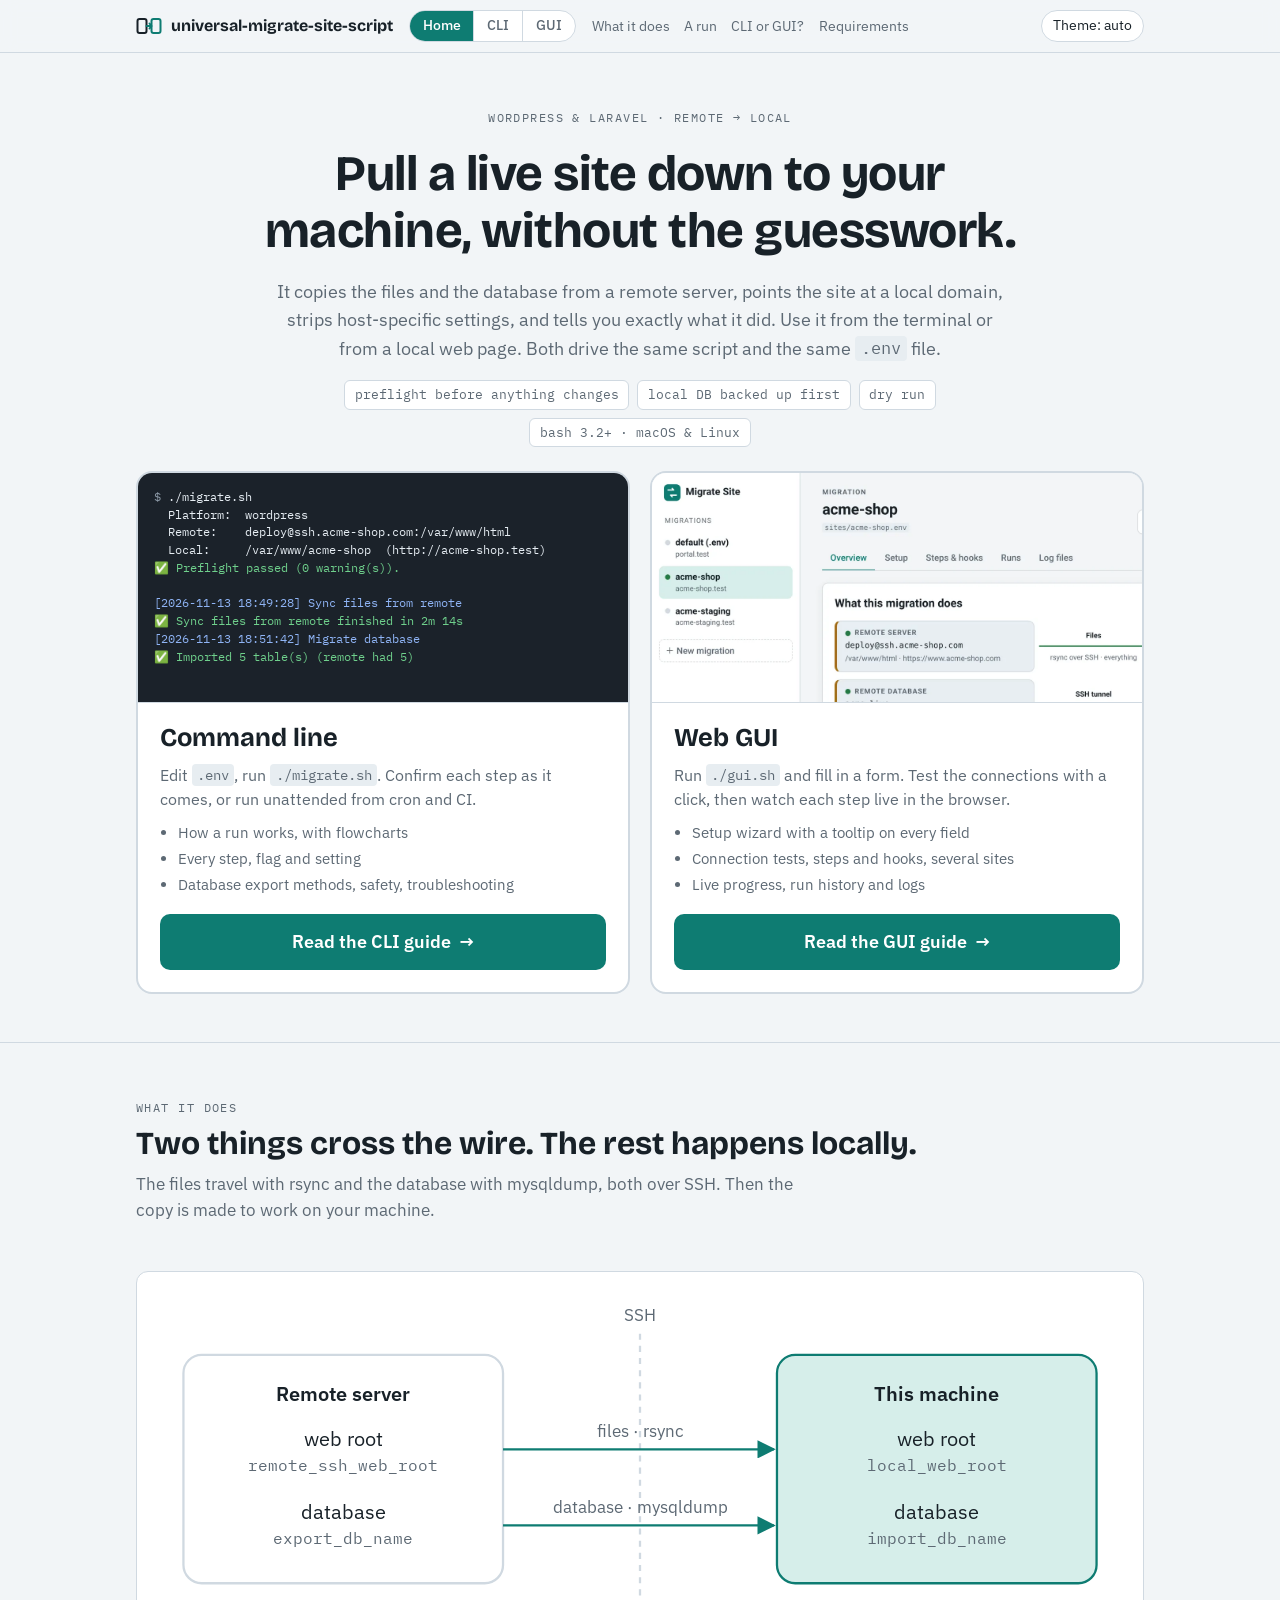
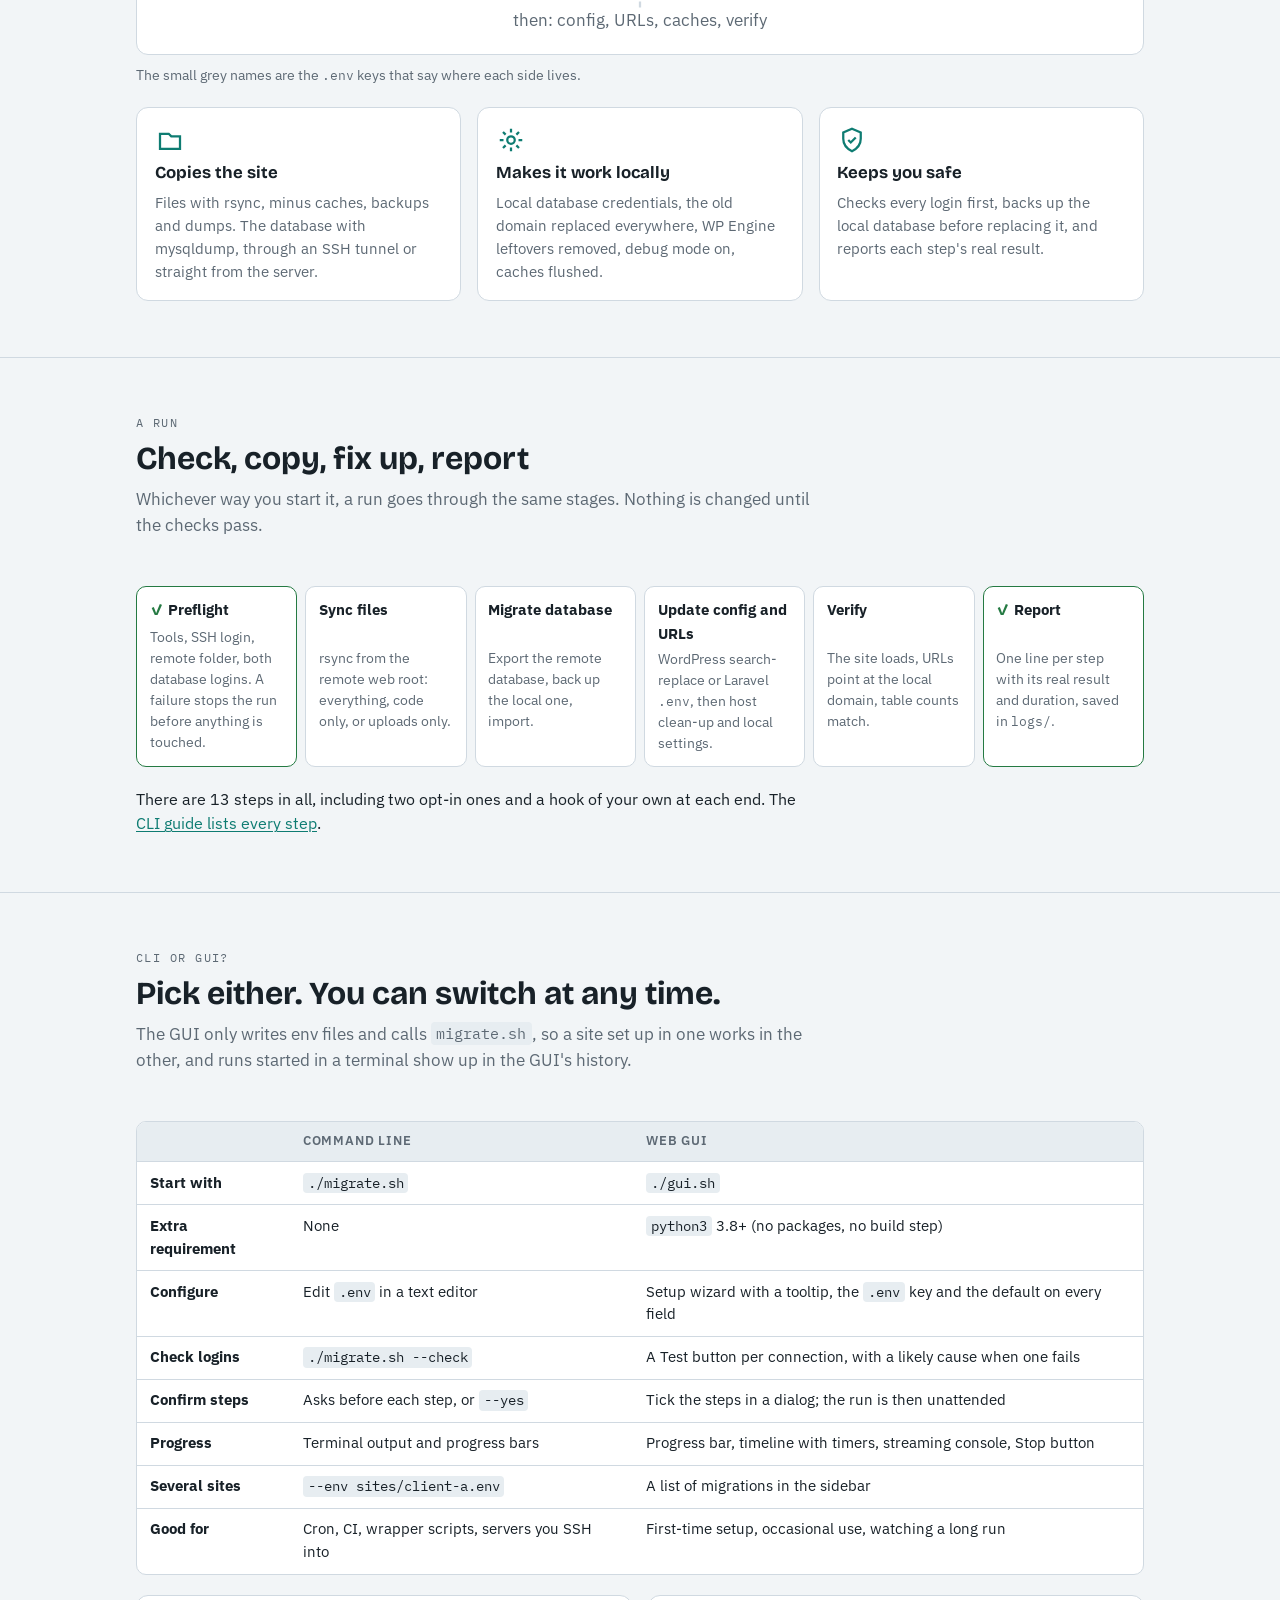
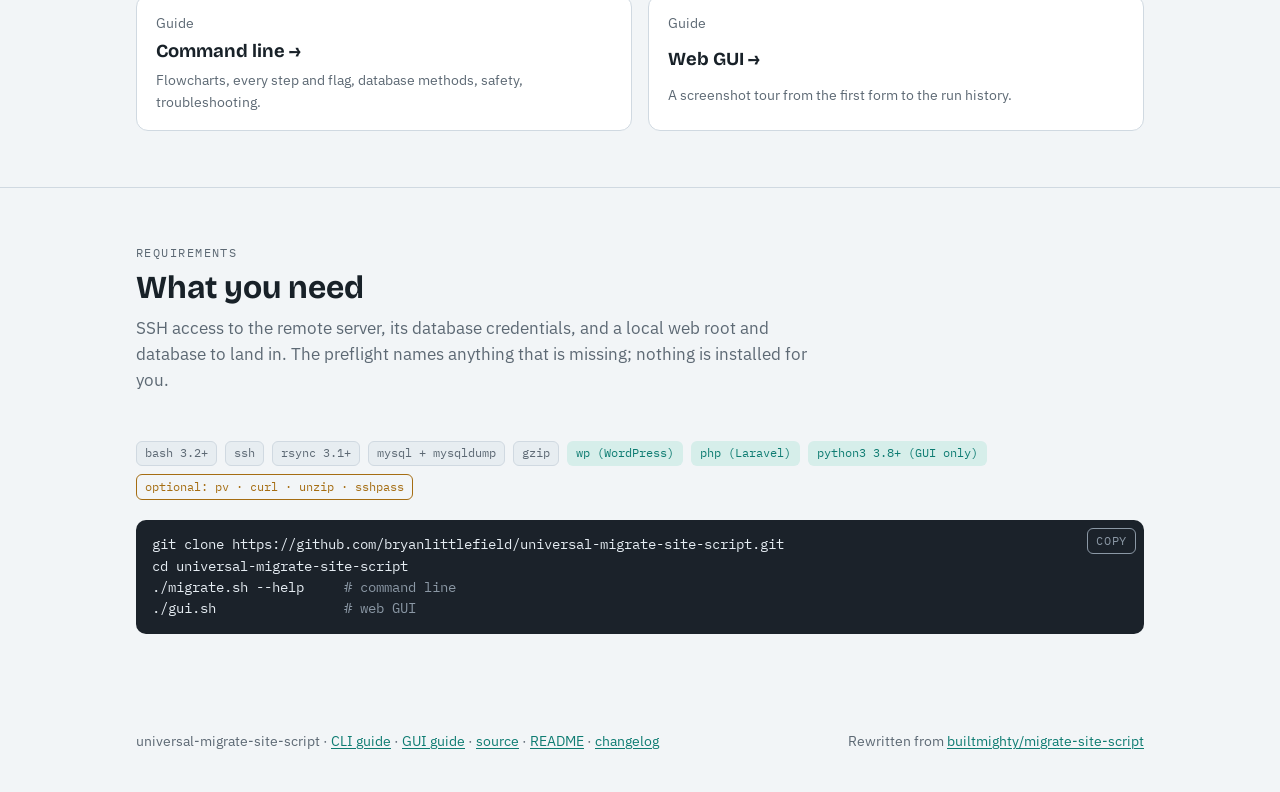
<file: docs/index.html>
<!doctype html>
<html lang="en">
<head>
<meta charset="utf-8">
<meta name="viewport" content="width=device-width, initial-scale=1, viewport-fit=cover">
<title>Universal Migrate Site Script</title>
<meta name="description" content="universal-migrate-site-script pulls a WordPress or Laravel site, files and database, from a remote server to your machine. Use it from the command line or from a local web GUI.">
<script>
// The command-line guide used to be this page. Send its old section links (…/#setup, …/#tech) to cli.html.
(function () {
  var old = ['how', 'steps', 'setup', 'database', 'files', 'cli', 'safety', 'trouble', 'tech'];
  var id = location.hash.slice(1);
  if (old.indexOf(id) >= 0) { location.replace('cli.html#' + id); }
})();
</script>
<link rel="preconnect" href="https://fonts.googleapis.com">
<link rel="preconnect" href="https://fonts.gstatic.com" crossorigin>
<link rel="stylesheet" href="https://fonts.googleapis.com/css2?family=Bricolage+Grotesque:opsz,wght@12..96,500;12..96,700&family=IBM+Plex+Mono:wght@400;500&family=IBM+Plex+Sans:wght@400;500;600&display=swap">
<link rel="stylesheet" href="assets/site.css">
</head>
<body>

<header class="bar">
  <div class="wrap">
    <a class="brand" href="index.html" aria-label="Universal Migrate Site Script, home">
      <svg viewBox="0 0 26 26" aria-hidden="true"><rect x="1.5" y="6" width="9" height="14" rx="2" fill="none" stroke="currentColor" stroke-width="2"/><rect x="15.5" y="6" width="9" height="14" rx="2" fill="none" stroke="var(--accent)" stroke-width="2"/><path d="M10.5 13h5m-2-2.5 2 2.5-2 2.5" fill="none" stroke="var(--accent)" stroke-width="2" stroke-linecap="round" stroke-linejoin="round"/></svg>
      <span class="full">universal-migrate-site-script</span>
    </a>
    <nav class="pages" aria-label="Guides">
      <a href="index.html" aria-current="page">Home</a>
      <a href="cli.html">CLI</a>
      <a href="gui.html">GUI</a>
    </nav>
    <nav class="nav" aria-label="Sections">
      <a href="#what">What it does</a>
      <a href="#run">A run</a>
      <a href="#which">CLI or GUI?</a>
      <a href="#need">Requirements</a>
    </nav>
    <div class="controls">
      <button class="btn-theme" id="themeBtn" type="button" aria-label="Switch colour theme">Theme: auto</button>
    </div>
  </div>
</header>

<main id="top">

<section class="hero home">
  <div class="wrap">
    <div class="hero-copy">
      <span class="eyebrow">WordPress &amp; Laravel · remote → local</span>
      <h1>Pull a live site down to your machine, without the guesswork.</h1>
      <p class="lead">It copies the files and the database from a remote server, points the site at a local domain, strips host-specific settings, and tells you exactly what it did. Use it from the terminal or from a local web page. Both drive the same script and the same <code>.env</code> file.</p>
      <div class="facts">
        <span class="fact">preflight before anything changes</span>
        <span class="fact">local DB backed up first</span>
        <span class="fact">dry run</span>
        <span class="fact">bash 3.2+ · macOS &amp; Linux</span>
      </div>
    </div>

    <div class="paths" id="paths">
      <a class="path" href="cli.html">
        <div class="path-visual" aria-hidden="true">
<pre class="term"><span class="p">$</span> ./migrate.sh
  Platform:  wordpress
  Remote:    deploy@ssh.acme-shop.com:/var/www/html
  Local:     /var/www/acme-shop  (http://acme-shop.test)
<span class="ok">✅ Preflight passed (0 warning(s)).</span>

<span class="sec">[2026-11-13 18:49:28] Sync files from remote</span>
<span class="ok">✅ Sync files from remote finished in 2m 14s</span>
<span class="sec">[2026-11-13 18:51:42] Migrate database</span>
<span class="ok">✅ Imported 5 table(s) (remote had 5)</span></pre>
        </div>
        <div class="path-body">
          <h2>Command line</h2>
          <p>Edit <code>.env</code>, run <code>./migrate.sh</code>. Confirm each step as it comes, or run unattended from cron and CI.</p>
          <ul>
            <li>How a run works, with flowcharts</li>
            <li>Every step, flag and setting</li>
            <li>Database export methods, safety, troubleshooting</li>
          </ul>
          <span class="path-go">Read the CLI guide</span>
        </div>
      </a>

      <a class="path" href="gui.html">
        <div class="path-visual" aria-hidden="true">
          <img class="light" src="img/gui-overview-light.webp" alt="" width="1860" height="1470">
          <img class="dark" src="img/gui-overview-dark.webp" alt="" width="1860" height="1470">
        </div>
        <div class="path-body">
          <h2>Web GUI</h2>
          <p>Run <code>./gui.sh</code> and fill in a form. Test the connections with a click, then watch each step live in the browser.</p>
          <ul>
            <li>Setup wizard with a tooltip on every field</li>
            <li>Connection tests, steps and hooks, several sites</li>
            <li>Live progress, run history and logs</li>
          </ul>
          <span class="path-go">Read the GUI guide</span>
        </div>
      </a>
    </div>
  </div>
</section>

<section id="what">
  <div class="wrap stack">
    <div class="section-head">
      <span class="eyebrow">What it does</span>
      <h2>Two things cross the wire. The rest happens locally.</h2>
      <p>The files travel with rsync and the database with mysqldump, both over SSH. Then the copy is made to work on your machine.</p>
    </div>
    <figure>
      <div class="frame">
        <svg viewBox="0 0 640 230" role="img" aria-label="Files and the database travel from the remote server to this machine over SSH">
          <defs>
            <marker id="arrA" viewBox="0 0 10 10" refX="9" refY="5" markerWidth="8" markerHeight="8" orient="auto-start-reverse"><path d="M0 0 L10 5 L0 10 z" fill="var(--accent)"/></marker>
          </defs>
          <rect class="node" x="20" y="44" width="210" height="150" rx="12"/>
          <text x="125" y="74" text-anchor="middle" class="title">Remote server</text>
          <text x="125" y="104" text-anchor="middle">web root</text>
          <text x="125" y="120" text-anchor="middle" class="mono">remote_ssh_web_root</text>
          <text x="125" y="152" text-anchor="middle">database</text>
          <text x="125" y="168" text-anchor="middle" class="mono">export_db_name</text>

          <rect class="node hot" x="410" y="44" width="210" height="150" rx="12"/>
          <text x="515" y="74" text-anchor="middle" class="title">This machine</text>
          <text x="515" y="104" text-anchor="middle">web root</text>
          <text x="515" y="120" text-anchor="middle" class="mono">local_web_root</text>
          <text x="515" y="152" text-anchor="middle">database</text>
          <text x="515" y="168" text-anchor="middle" class="mono">import_db_name</text>

          <line class="lane" x1="320" y1="30" x2="320" y2="210"/>
          <text x="320" y="22" text-anchor="middle" class="label">SSH</text>

          <line class="edge accent" x1="230" y1="106" x2="408" y2="106" marker-end="url(#arrA)"/>
          <text x="320" y="98" text-anchor="middle" class="label">files · rsync</text>

          <line class="edge accent" x1="230" y1="156" x2="408" y2="156" marker-end="url(#arrA)"/>
          <text x="320" y="148" text-anchor="middle" class="label">database · mysqldump</text>

          <text x="320" y="222" text-anchor="middle" class="label">then: config, URLs, caches, verify</text>
        </svg>
      </div>
      <figcaption>The small grey names are the <code>.env</code> keys that say where each side lives.</figcaption>
    </figure>

    <div class="grid3">
      <div class="card"><svg class="icon" viewBox="0 0 24 24" fill="none" stroke="currentColor" stroke-width="1.8" aria-hidden="true"><path d="M4 7h7l2 2h7v10H4z"/></svg><h3>Copies the site</h3><p>Files with rsync, minus caches, backups and dumps. The database with mysqldump, through an SSH tunnel or straight from the server.</p></div>
      <div class="card"><svg class="icon" viewBox="0 0 24 24" fill="none" stroke="currentColor" stroke-width="1.8" aria-hidden="true"><circle cx="12" cy="12" r="3"/><path d="M12 3v3M12 18v3M3 12h3M18 12h3M5.6 5.6l2.1 2.1M16.3 16.3l2.1 2.1M5.6 18.4l2.1-2.1M16.3 7.7l2.1-2.1"/></svg><h3>Makes it work locally</h3><p>Local database credentials, the old domain replaced everywhere, WP Engine leftovers removed, debug mode on, caches flushed.</p></div>
      <div class="card"><svg class="icon" viewBox="0 0 24 24" fill="none" stroke="currentColor" stroke-width="1.8" aria-hidden="true"><path d="M12 3l7 3v5c0 5-3 8-7 10-4-2-7-5-7-10V6z"/><path d="M9 12l2 2 4-4"/></svg><h3>Keeps you safe</h3><p>Checks every login first, backs up the local database before replacing it, and reports each step's real result.</p></div>
    </div>
  </div>
</section>

<section id="run">
  <div class="wrap stack">
    <div class="section-head">
      <span class="eyebrow">A run</span>
      <h2>Check, copy, fix up, report</h2>
      <p>Whichever way you start it, a run goes through the same stages. Nothing is changed until the checks pass.</p>
    </div>
    <div class="seq" aria-label="Stages of a run">
      <div class="s guard"><strong>Preflight</strong><span>Tools, SSH login, remote folder, both database logins. A failure stops the run before anything is touched.</span></div>
      <div class="s"><strong>Sync files</strong><span>rsync from the remote web root: everything, code only, or uploads only.</span></div>
      <div class="s"><strong>Migrate database</strong><span>Export the remote database, back up the local one, import.</span></div>
      <div class="s"><strong>Update config and URLs</strong><span>WordPress search-replace or Laravel <code>.env</code>, then host clean-up and local settings.</span></div>
      <div class="s"><strong>Verify</strong><span>The site loads, URLs point at the local domain, table counts match.</span></div>
      <div class="s guard"><strong>Report</strong><span>One line per step with its real result and duration, saved in <code>logs/</code>.</span></div>
    </div>
    <p>There are 13 steps in all, including two opt-in ones and a hook of your own at each end. The <a href="cli.html#steps">CLI guide lists every step</a>.</p>
  </div>
</section>

<section id="which">
  <div class="wrap stack">
    <div class="section-head">
      <span class="eyebrow">CLI or GUI?</span>
      <h2>Pick either. You can switch at any time.</h2>
      <p>The GUI only writes env files and calls <code>migrate.sh</code>, so a site set up in one works in the other, and runs started in a terminal show up in the GUI's history.</p>
    </div>
    <div class="tbl-wrap"><table class="tbl">
      <thead><tr><th></th><th>Command line</th><th>Web GUI</th></tr></thead>
      <tbody>
        <tr><td><strong>Start with</strong></td><td><code>./migrate.sh</code></td><td><code>./gui.sh</code></td></tr>
        <tr><td><strong>Extra requirement</strong></td><td>None</td><td><code>python3</code> 3.8+ (no packages, no build step)</td></tr>
        <tr><td><strong>Configure</strong></td><td>Edit <code>.env</code> in a text editor</td><td>Setup wizard with a tooltip, the <code>.env</code> key and the default on every field</td></tr>
        <tr><td><strong>Check logins</strong></td><td><code>./migrate.sh --check</code></td><td>A Test button per connection, with a likely cause when one fails</td></tr>
        <tr><td><strong>Confirm steps</strong></td><td>Asks before each step, or <code>--yes</code></td><td>Tick the steps in a dialog; the run is then unattended</td></tr>
        <tr><td><strong>Progress</strong></td><td>Terminal output and progress bars</td><td>Progress bar, timeline with timers, streaming console, Stop button</td></tr>
        <tr><td><strong>Several sites</strong></td><td><code>--env sites/client-a.env</code></td><td>A list of migrations in the sidebar</td></tr>
        <tr><td><strong>Good for</strong></td><td>Cron, CI, wrapper scripts, servers you SSH into</td><td>First-time setup, occasional use, watching a long run</td></tr>
      </tbody>
    </table></div>
    <div class="next">
      <a href="cli.html"><span>Guide</span><strong>Command line →</strong><span>Flowcharts, every step and flag, database methods, safety, troubleshooting.</span></a>
      <a href="gui.html"><span>Guide</span><strong>Web GUI →</strong><span>A screenshot tour from the first form to the run history.</span></a>
    </div>
  </div>
</section>

<section id="need">
  <div class="wrap stack">
    <div class="section-head">
      <span class="eyebrow">Requirements</span>
      <h2>What you need</h2>
      <p>SSH access to the remote server, its database credentials, and a local web root and database to land in. The preflight names anything that is missing; nothing is installed for you.</p>
    </div>
    <div class="req">
      <span class="chip">bash 3.2+</span><span class="chip">ssh</span><span class="chip">rsync 3.1+</span><span class="chip">mysql + mysqldump</span><span class="chip">gzip</span>
      <span class="chip wp">wp (WordPress)</span><span class="chip wp">php (Laravel)</span>
      <span class="chip wp">python3 3.8+ (GUI only)</span>
      <span class="chip optin">optional: pv · curl · unzip · sshpass</span>
    </div>
    <pre class="code"><button class="copy" type="button">Copy</button><code>git clone https://github.com/bryanlittlefield/universal-migrate-site-script.git
cd universal-migrate-site-script
./migrate.sh --help     <span class="c"># command line</span>
./gui.sh                <span class="c"># web GUI</span></code></pre>
  </div>
</section>

</main>

<footer>
  <div class="wrap">
    <span>universal-migrate-site-script · <a href="cli.html">CLI guide</a> · <a href="gui.html">GUI guide</a> · <a href="https://github.com/bryanlittlefield/universal-migrate-site-script">source</a> · <a href="https://github.com/bryanlittlefield/universal-migrate-site-script/blob/main/README.md">README</a> · <a href="https://github.com/bryanlittlefield/universal-migrate-site-script/blob/main/CHANGELOG.md">changelog</a></span>
    <span>Rewritten from <a href="https://github.com/builtmighty/migrate-site-script">builtmighty/migrate-site-script</a></span>
  </div>
</footer>

<script src="assets/site.js"></script>
</body>
</html>
</file>
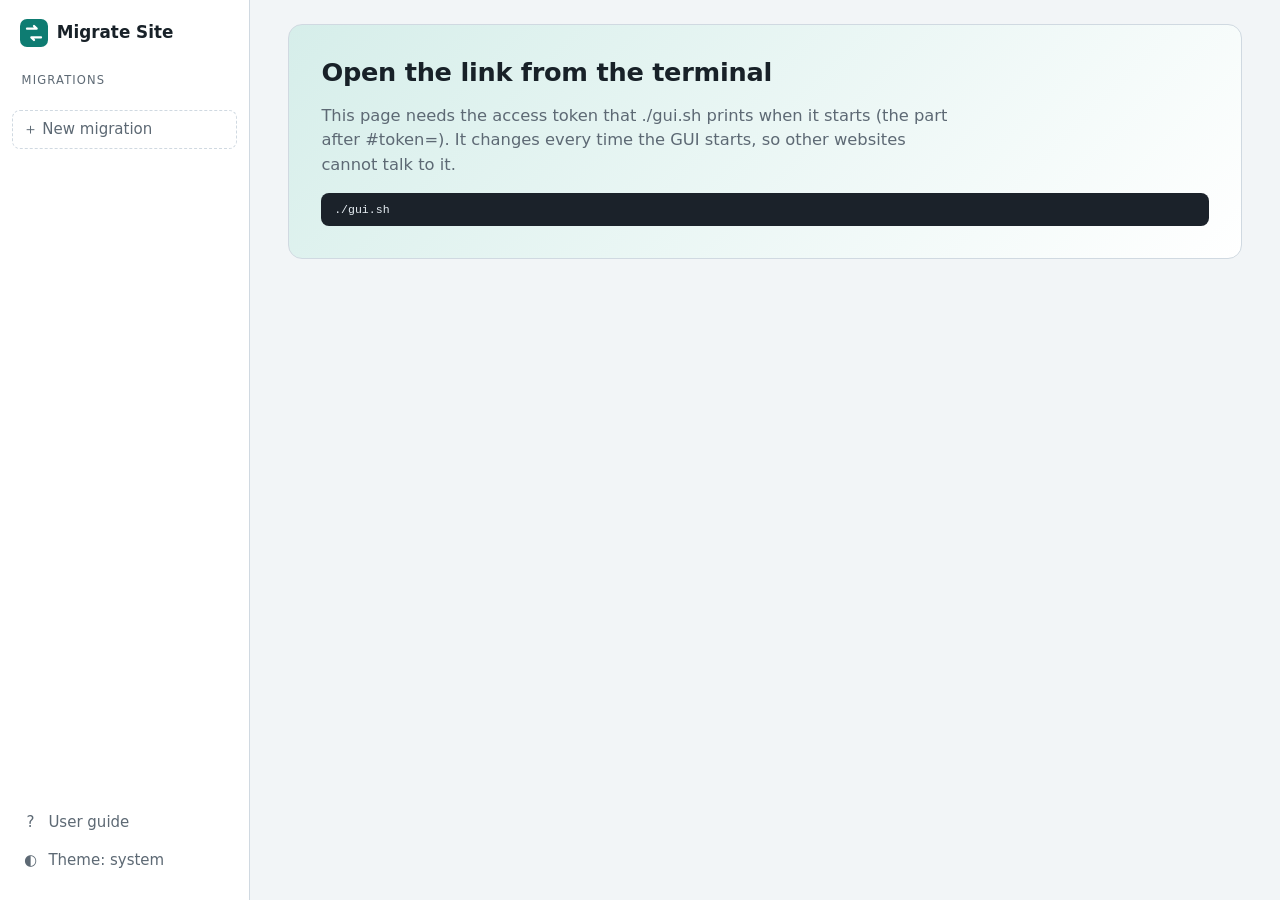
<file: gui/static/index.html>
<!doctype html>
<html lang="en">
<head>
<meta charset="utf-8">
<meta name="viewport" content="width=device-width, initial-scale=1, viewport-fit=cover">
<title>Migrate Site</title>
<link rel="icon" href="data:image/svg+xml,%3Csvg xmlns='http://www.w3.org/2000/svg' viewBox='0 0 32 32'%3E%3Crect width='32' height='32' rx='8' fill='%230e7c72'/%3E%3Cpath d='M8 11h11l-3-3M24 21H13l3 3' stroke='white' stroke-width='2.6' fill='none' stroke-linecap='round' stroke-linejoin='round'/%3E%3C/svg%3E">
<link rel="stylesheet" href="app.css">
</head>
<body>
<div class="shell">
  <aside class="side" id="side">
    <a class="brand" href="#/">
      <svg viewBox="0 0 32 32" aria-hidden="true"><rect width="32" height="32" rx="8" fill="currentColor"/><path d="M8 11h11l-3-3M24 21H13l3 3" stroke="var(--accent-ink)" stroke-width="2.6" fill="none" stroke-linecap="round" stroke-linejoin="round"/></svg>
      <span>Migrate Site</span>
    </a>
    <div class="side-label">Migrations</div>
    <nav class="profiles" id="profile-list" aria-label="Migrations"></nav>
    <a class="side-new" href="#/new"><span aria-hidden="true">＋</span> New migration</a>
    <div class="side-foot">
      <a href="#/guide" class="side-link" id="guide-link"><span aria-hidden="true">?</span> User guide</a>
      <button type="button" class="side-link" id="theme-btn"><span aria-hidden="true">◐</span> <span id="theme-label">Theme: system</span></button>
      <div class="side-version" id="version"></div>
    </div>
  </aside>
  <main class="main" id="main" tabindex="-1">
    <div class="loading">Loading…</div>
  </main>
</div>
<div class="tip" id="tip" role="tooltip" hidden></div>
<div class="toasts" id="toasts" aria-live="polite"></div>
<dialog id="dialog" class="dialog"></dialog>
<script src="app.js"></script>
</body>
</html>
</file>
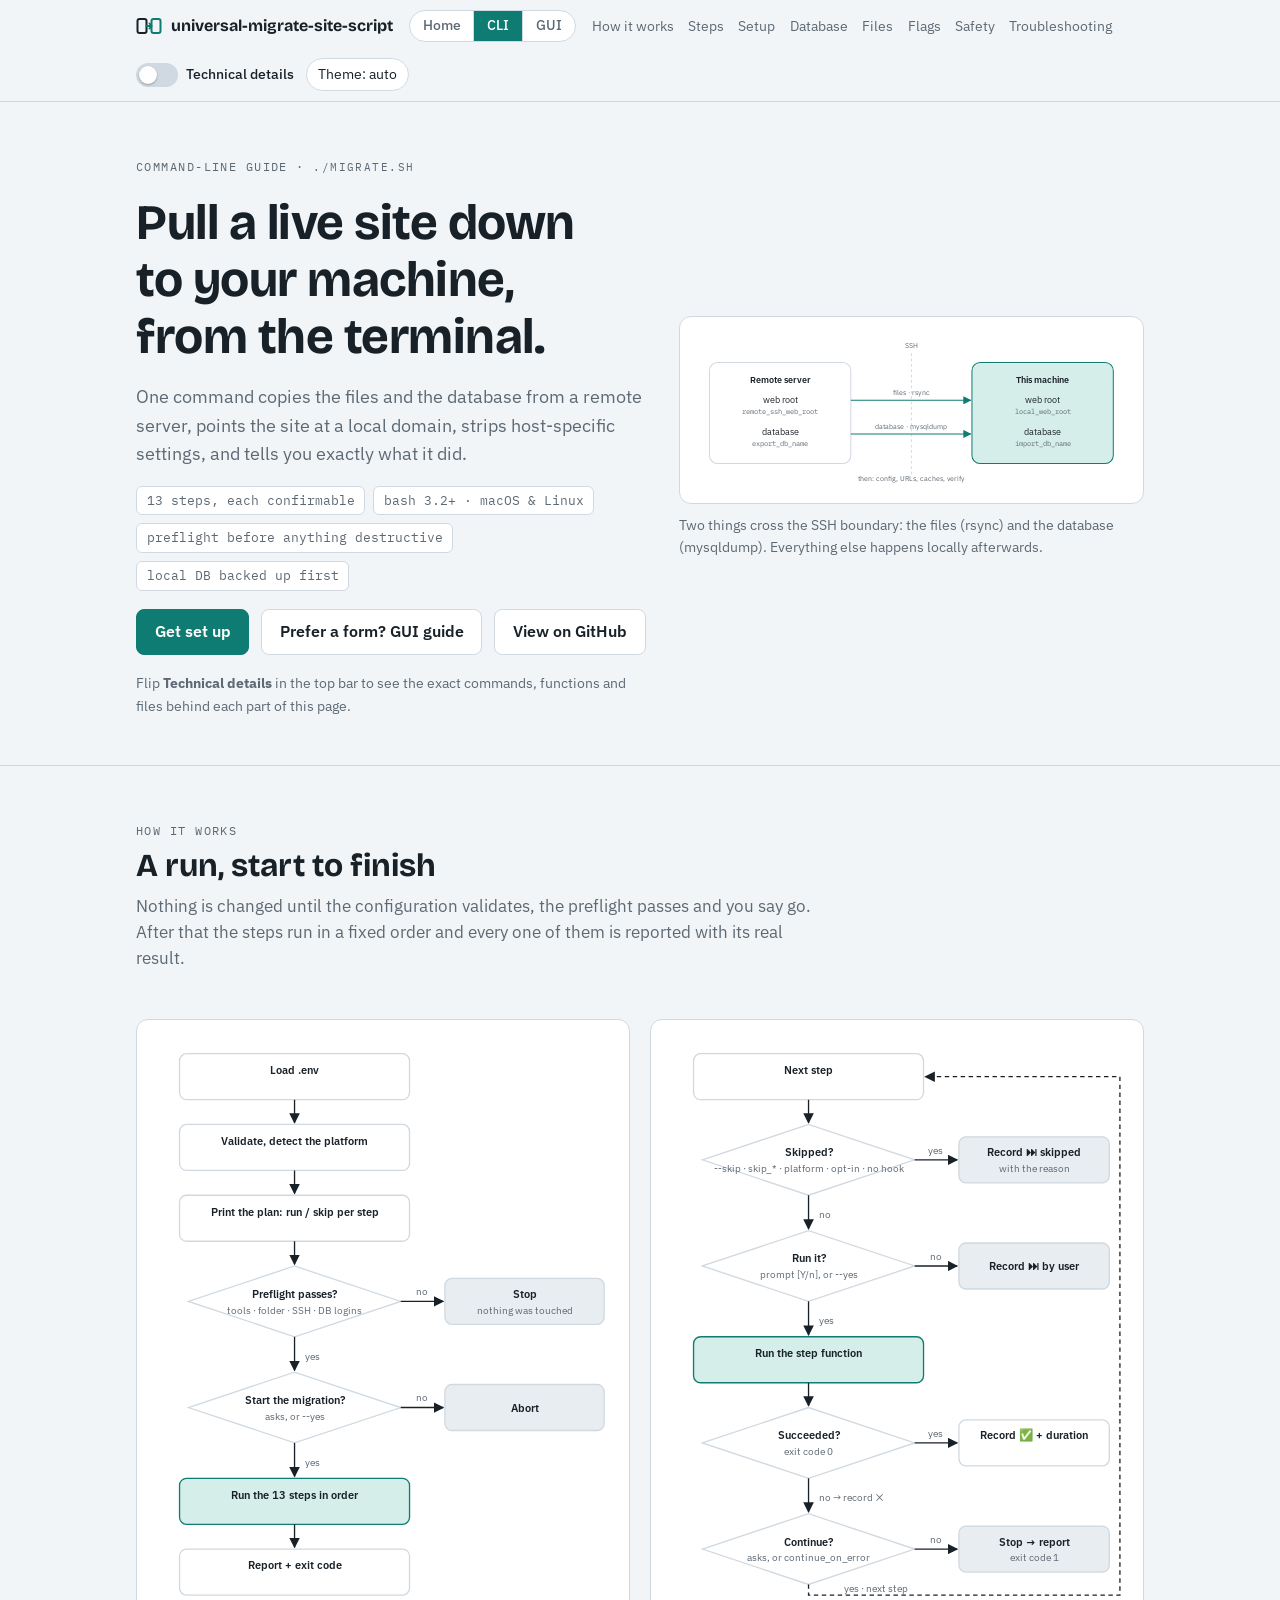
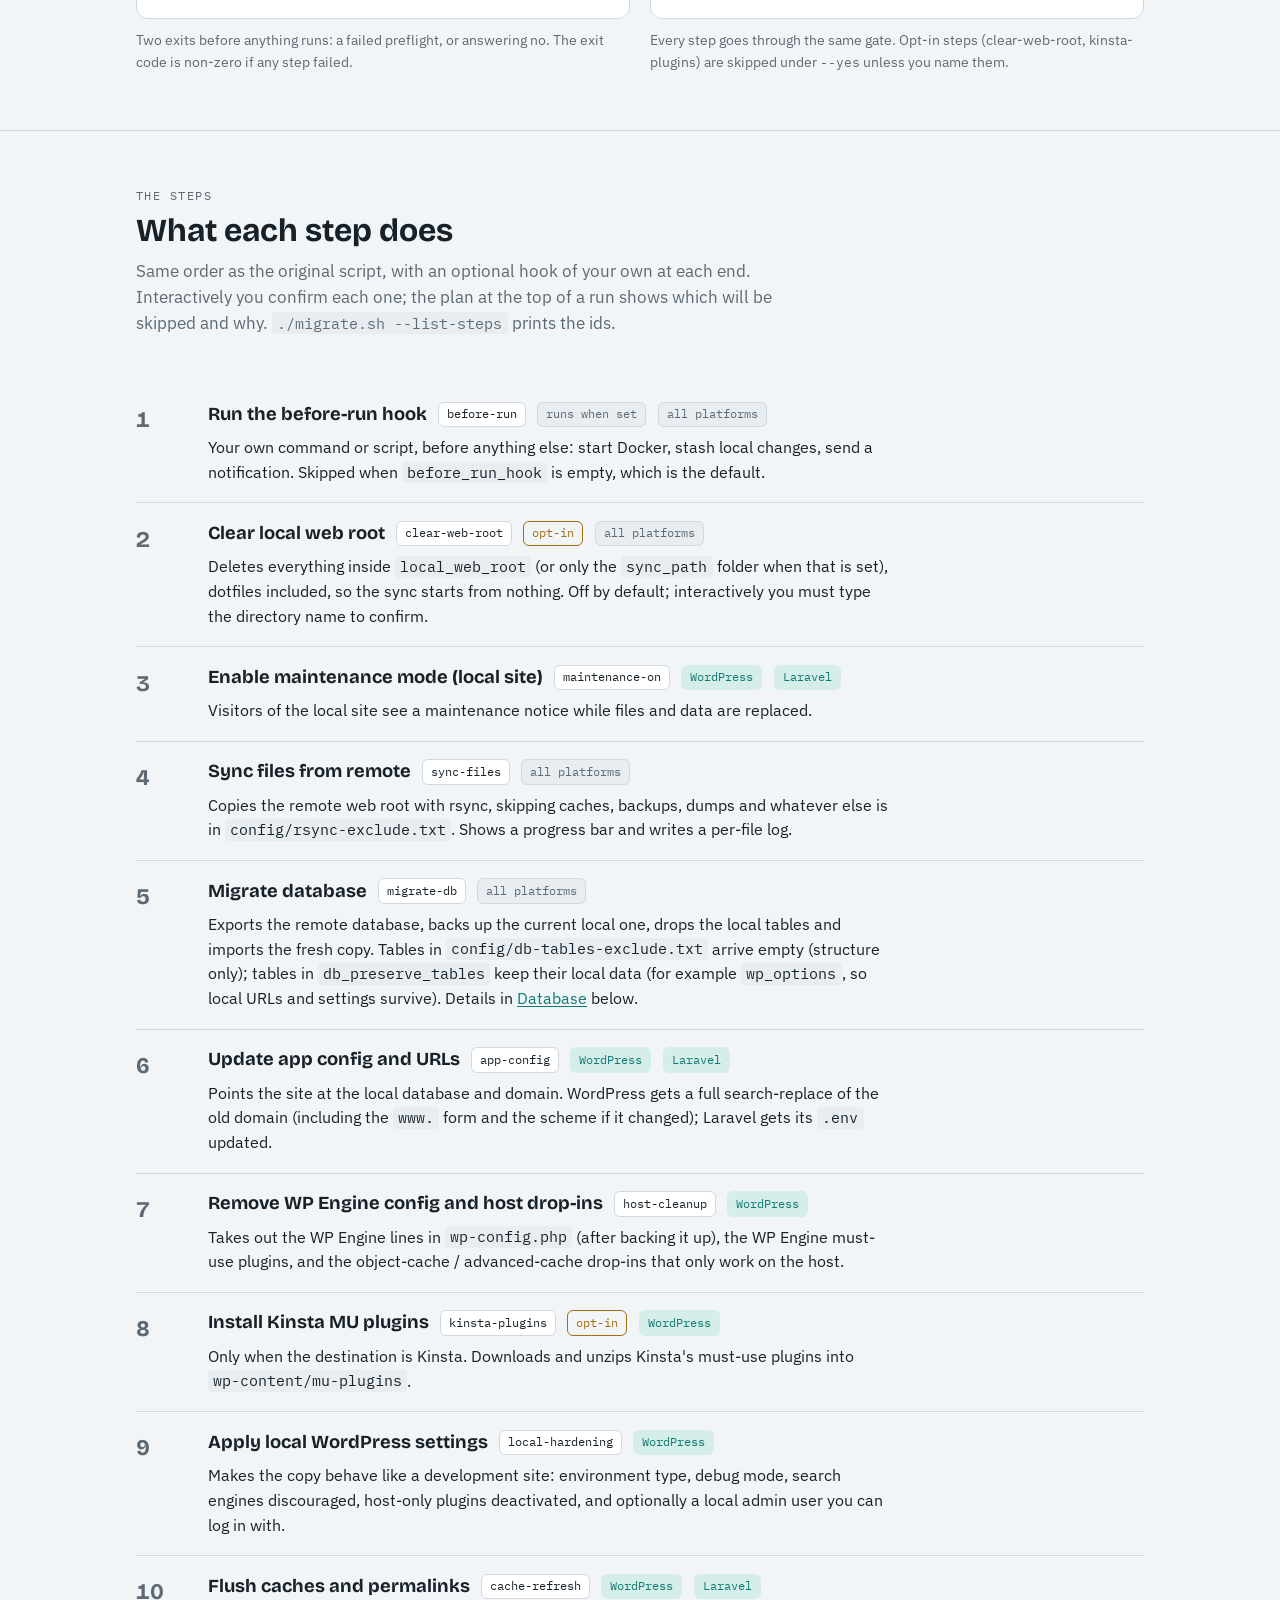
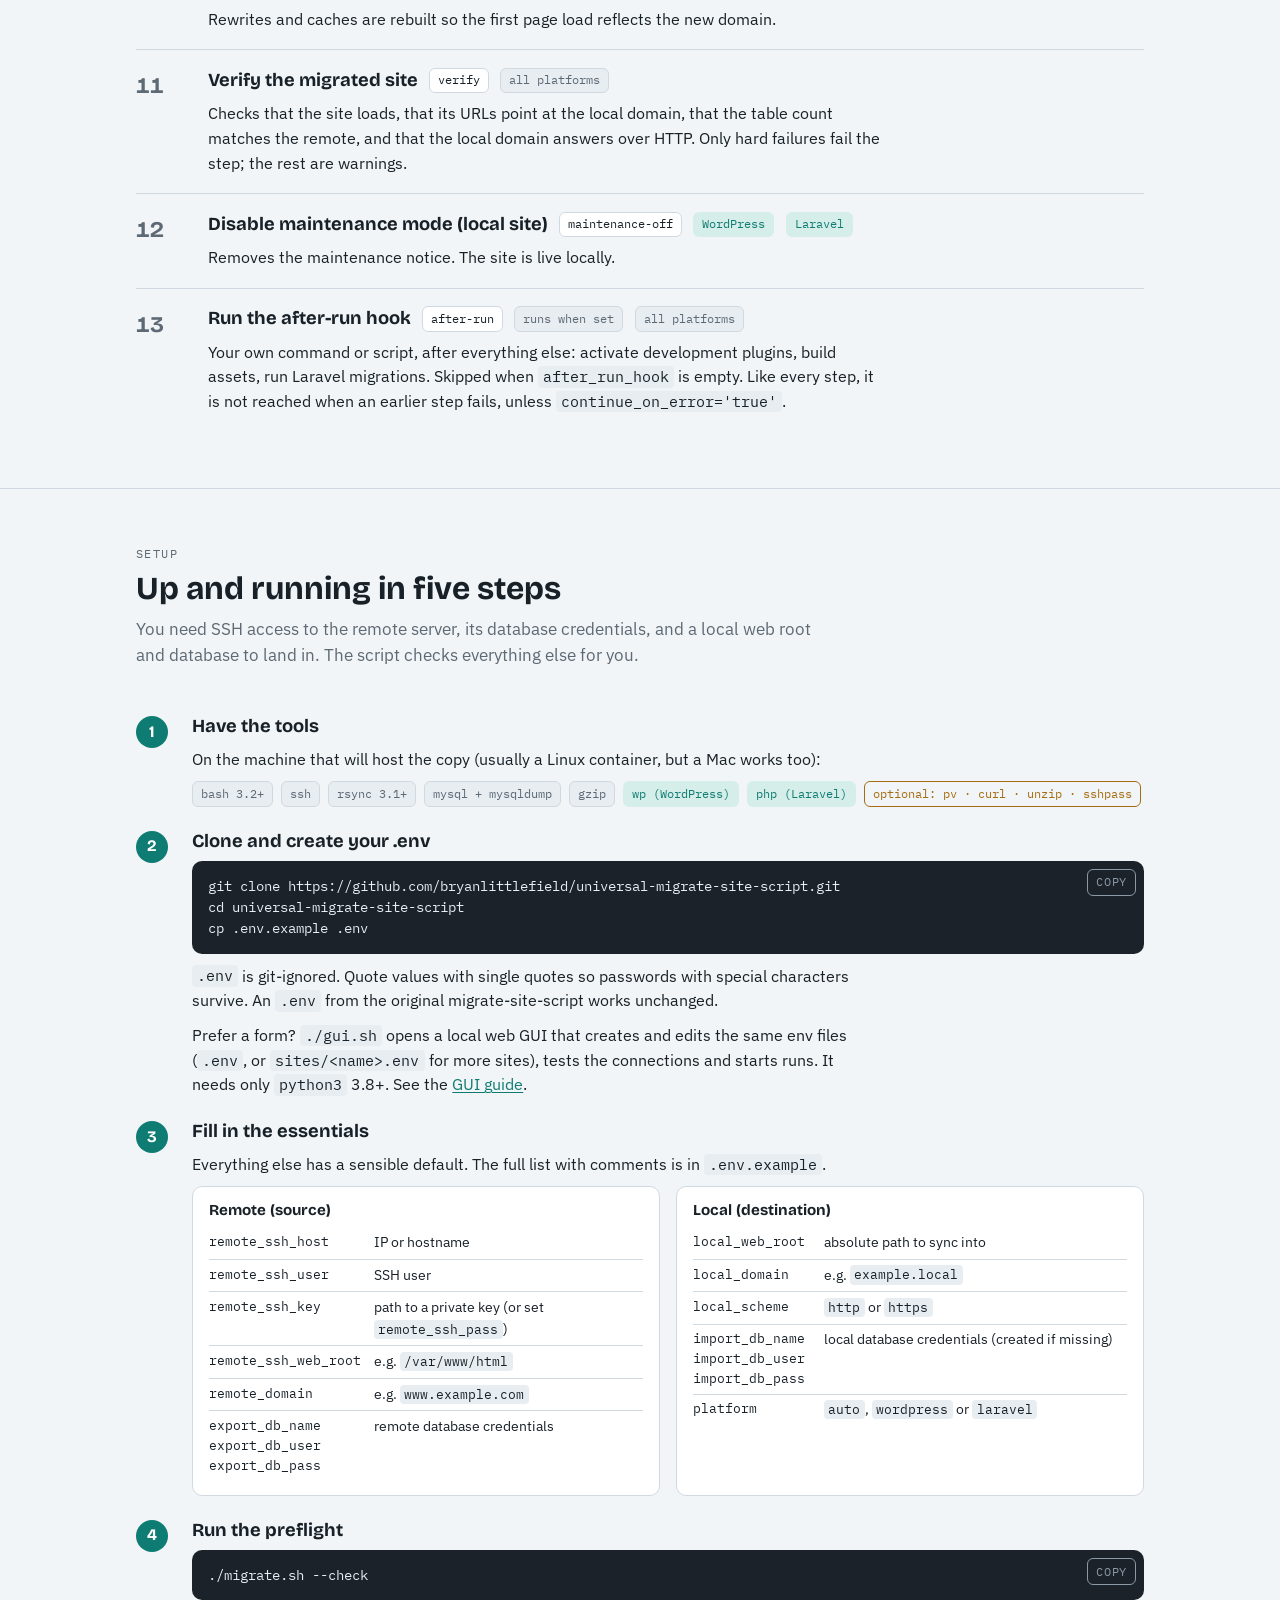
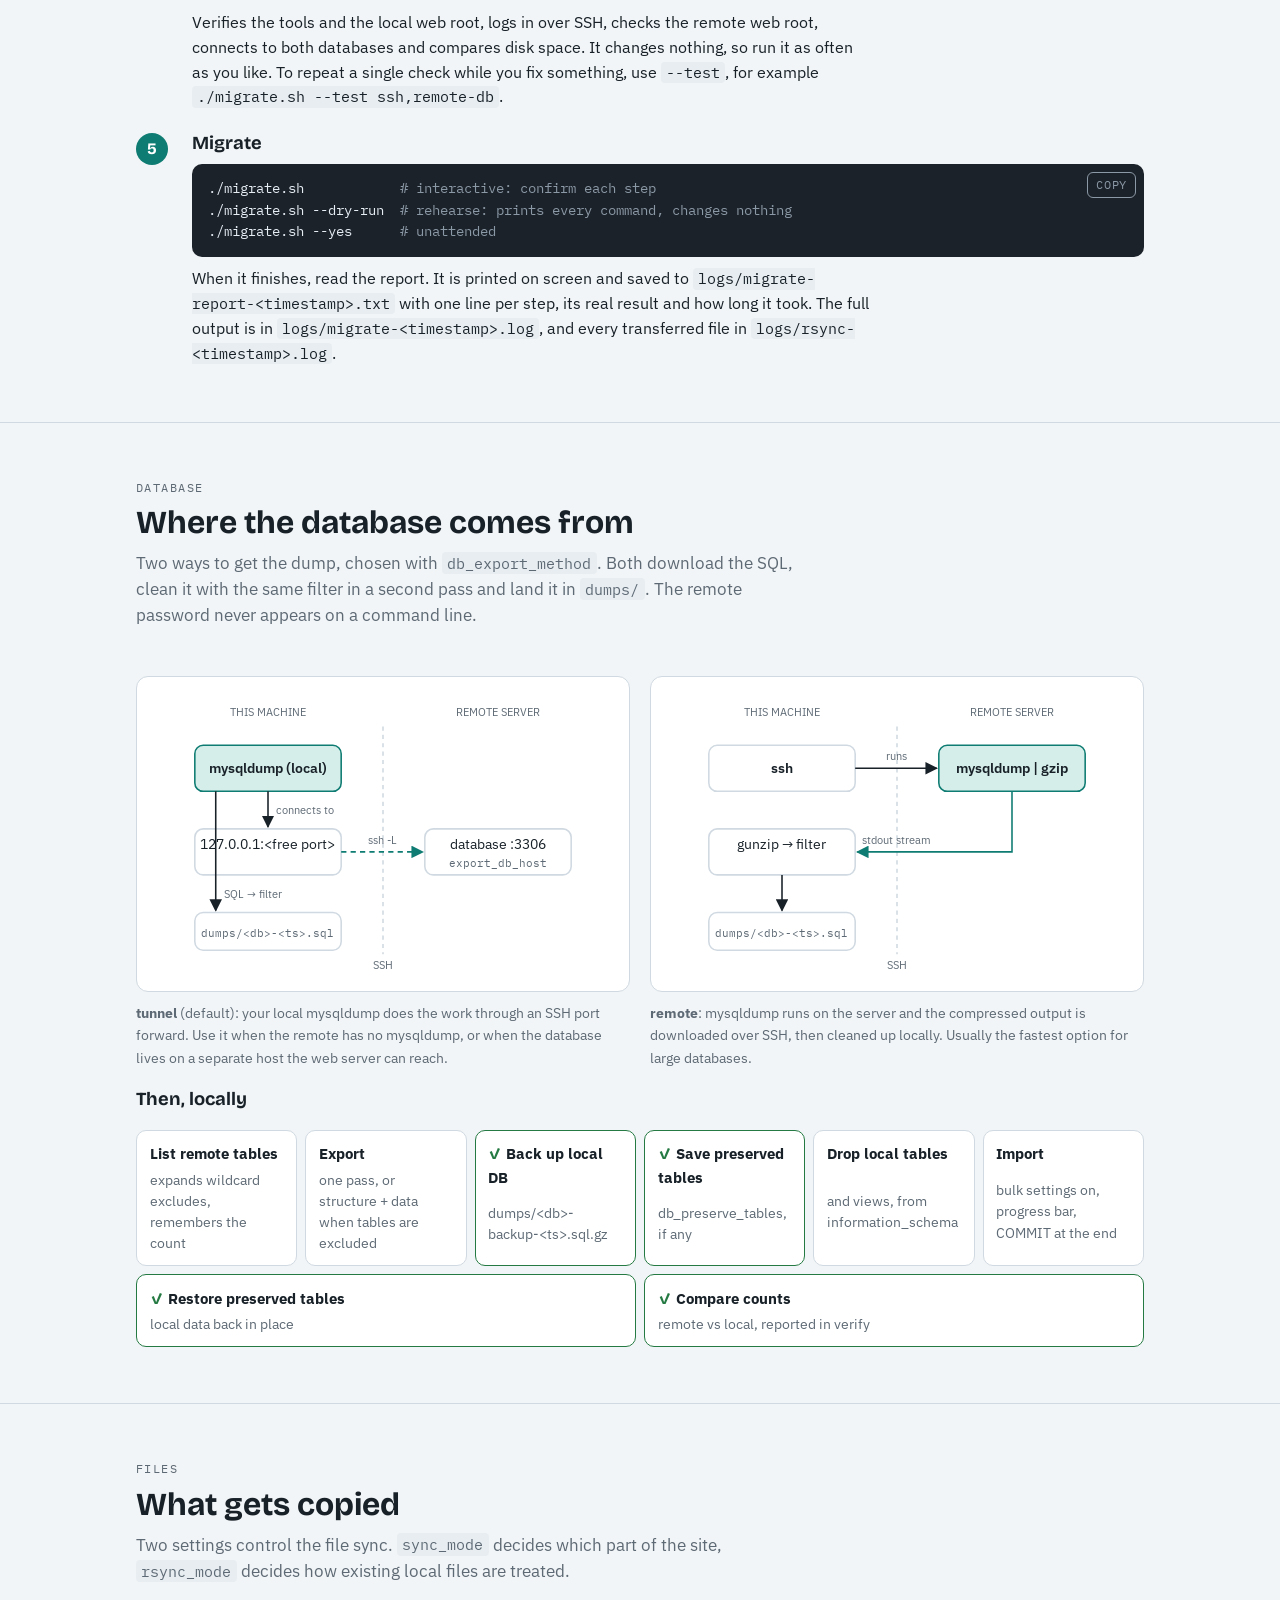
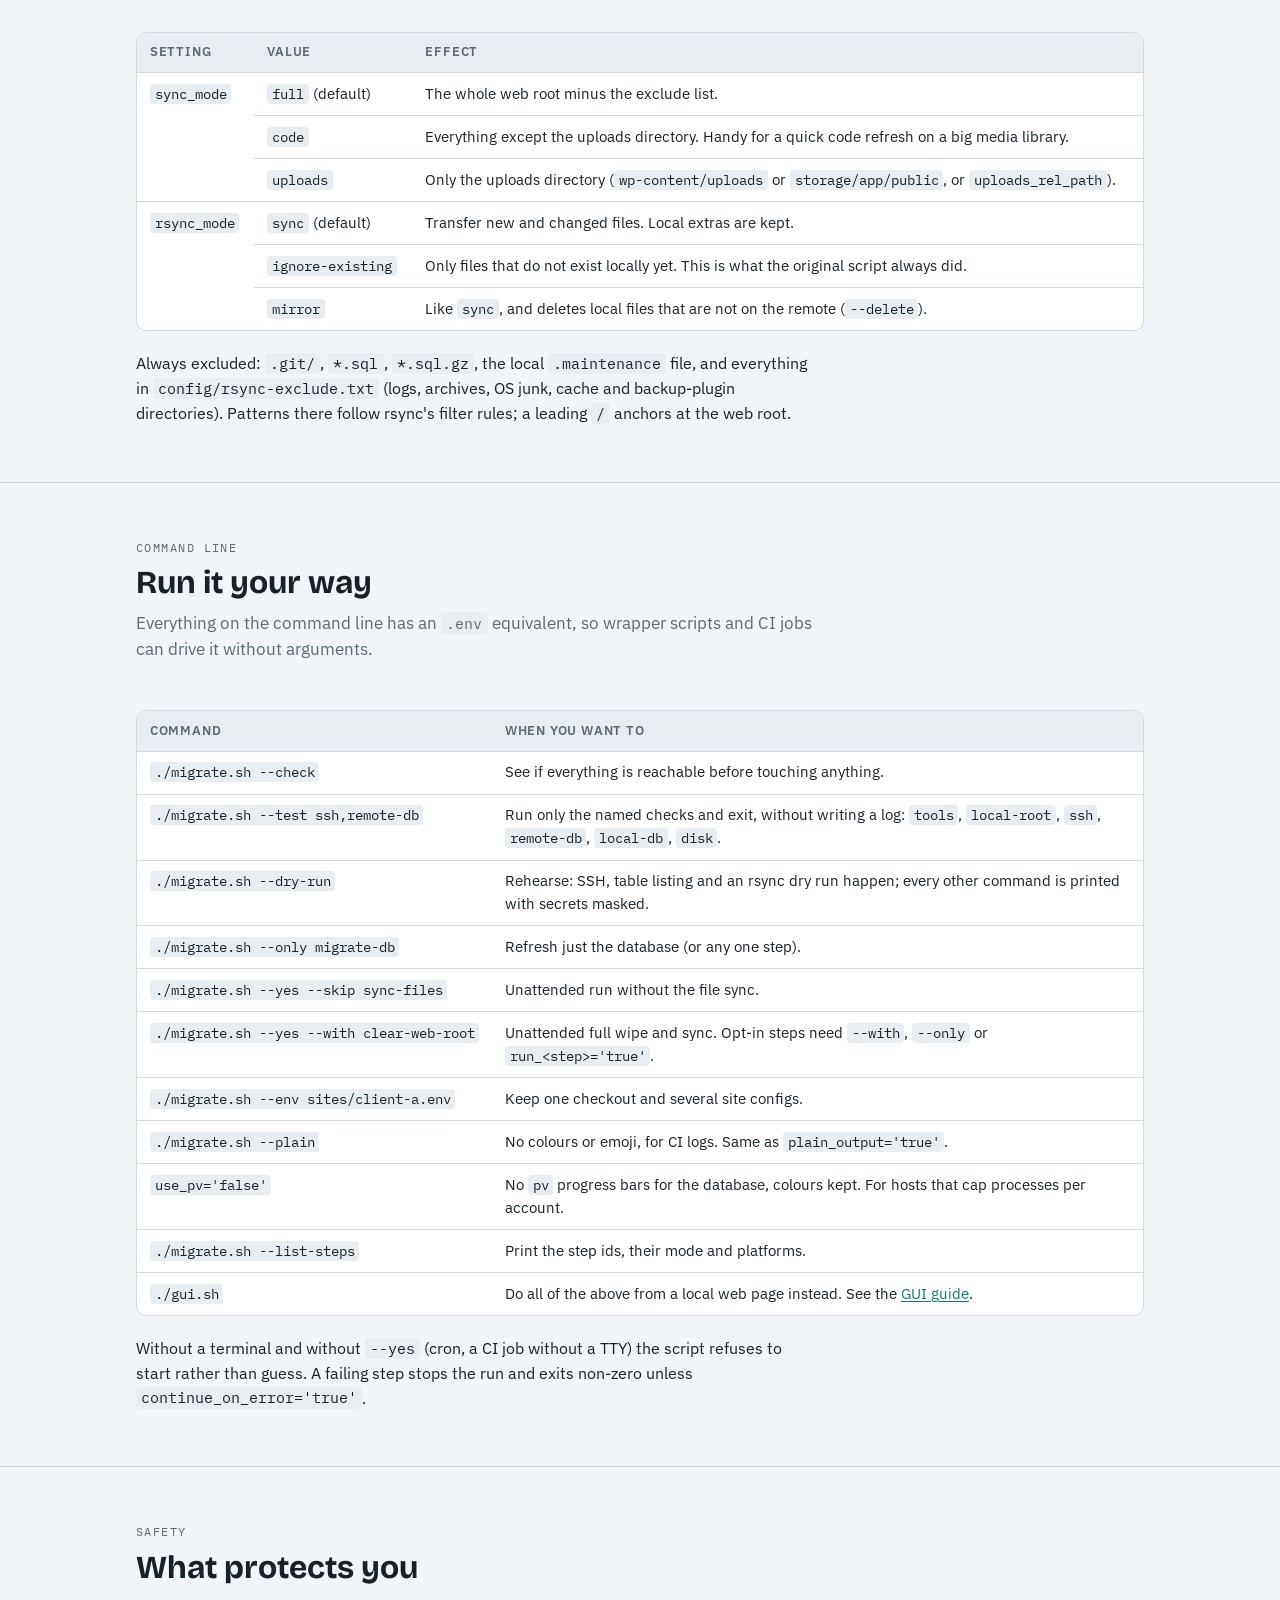
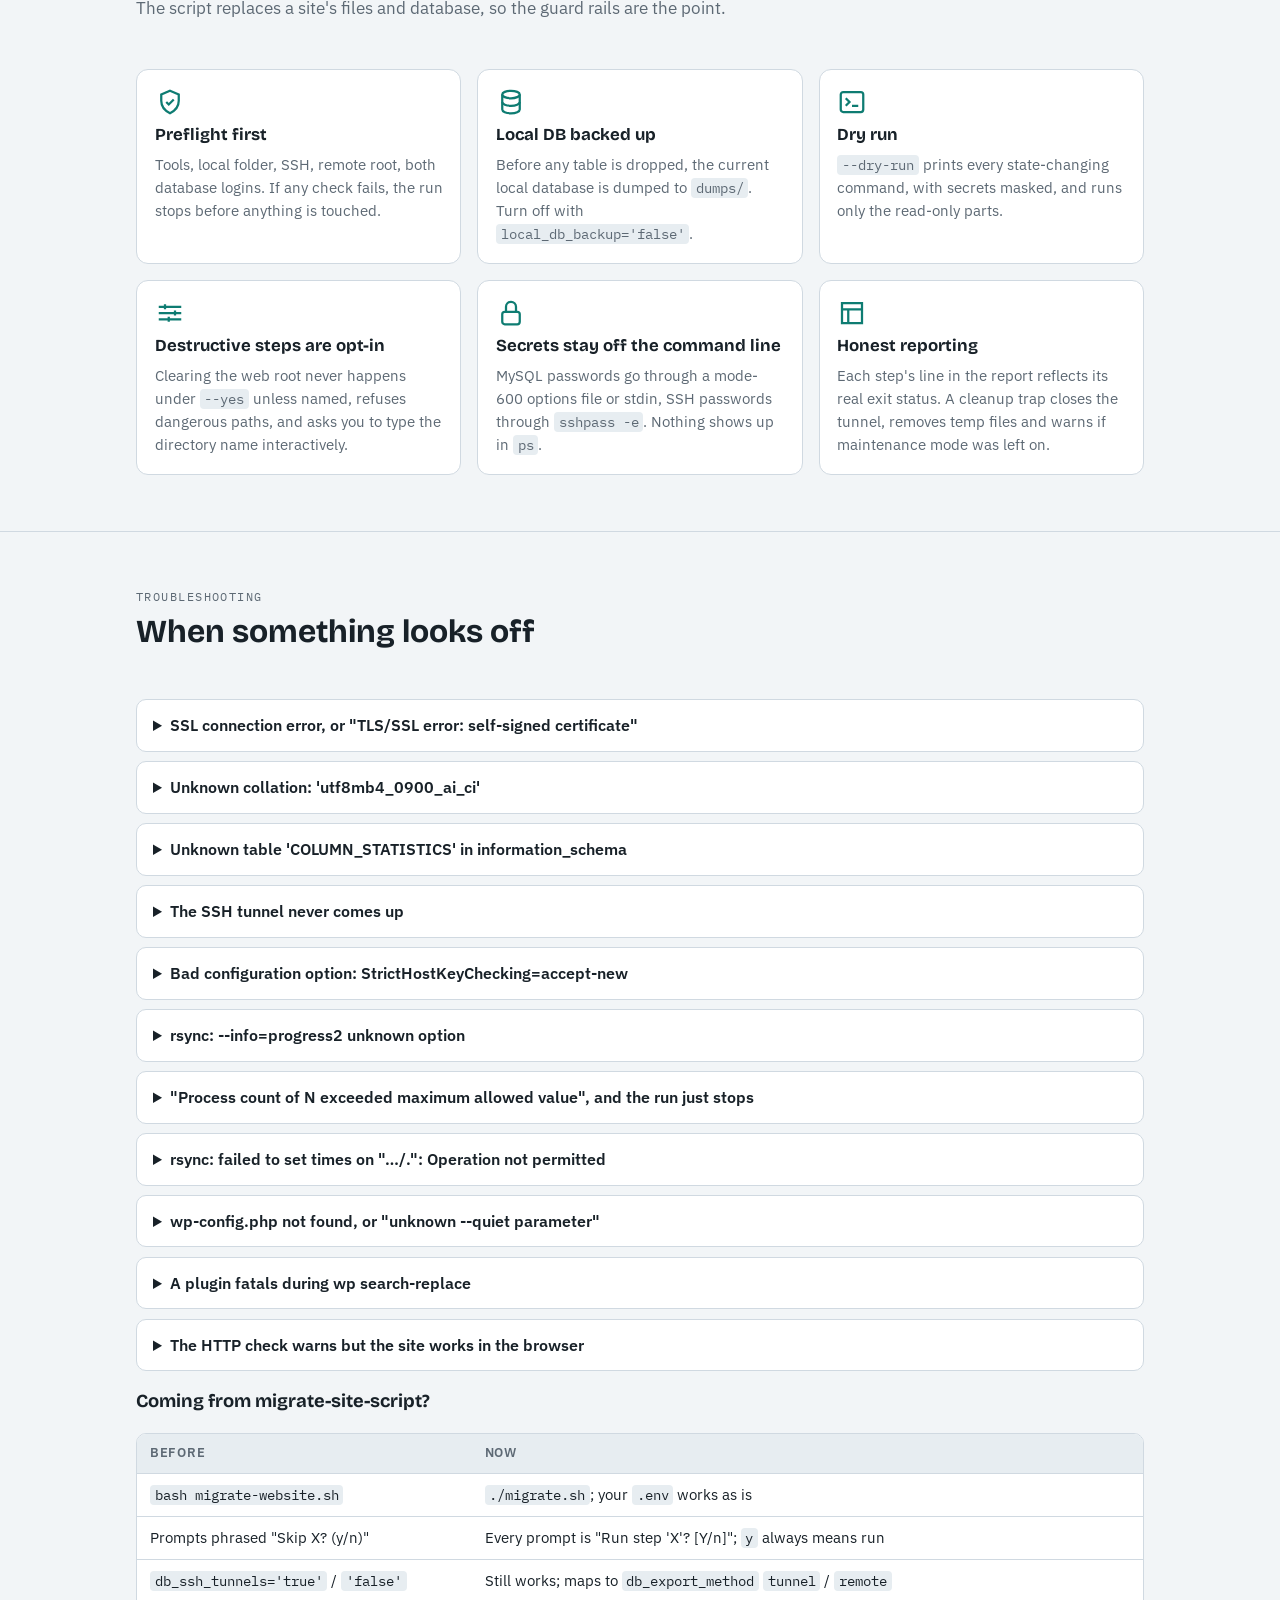
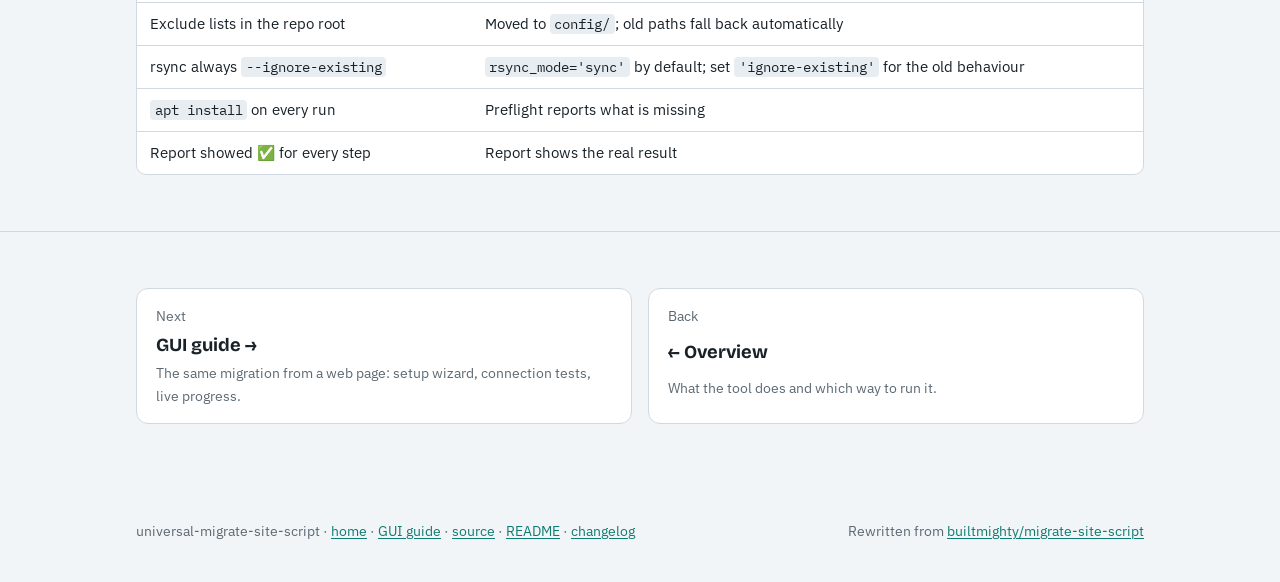
<file: docs/cli.html>
<!doctype html>
<html lang="en">
<head>
<meta charset="utf-8">
<meta name="viewport" content="width=device-width, initial-scale=1, viewport-fit=cover">
<title>Command-line guide · Universal Migrate Site Script</title>
<meta name="description" content="Command-line guide to universal-migrate-site-script: how a run works, what each step does, setup, the database export methods, flags, safety and troubleshooting.">
<link rel="preconnect" href="https://fonts.googleapis.com">
<link rel="preconnect" href="https://fonts.gstatic.com" crossorigin>
<link rel="stylesheet" href="https://fonts.googleapis.com/css2?family=Bricolage+Grotesque:opsz,wght@12..96,500;12..96,700&family=IBM+Plex+Mono:wght@400;500&family=IBM+Plex+Sans:wght@400;500;600&display=swap">
<link rel="stylesheet" href="assets/site.css">
</head>
<body>

<header class="bar">
  <div class="wrap">
    <a class="brand" href="index.html" aria-label="Universal Migrate Site Script, home">
      <svg viewBox="0 0 26 26" aria-hidden="true"><rect x="1.5" y="6" width="9" height="14" rx="2" fill="none" stroke="currentColor" stroke-width="2"/><rect x="15.5" y="6" width="9" height="14" rx="2" fill="none" stroke="var(--accent)" stroke-width="2"/><path d="M10.5 13h5m-2-2.5 2 2.5-2 2.5" fill="none" stroke="var(--accent)" stroke-width="2" stroke-linecap="round" stroke-linejoin="round"/></svg>
      <span class="full">universal-migrate-site-script</span>
      <span class="pill-tech">TECH</span>
    </a>
    <nav class="pages" aria-label="Guides">
      <a href="index.html">Home</a>
      <a href="cli.html" aria-current="page">CLI</a>
      <a href="gui.html">GUI</a>
    </nav>
    <nav class="nav" aria-label="Sections">
      <a href="#how">How it works</a>
      <a href="#steps">Steps</a>
      <a href="#setup">Setup</a>
      <a href="#database">Database</a>
      <a href="#files">Files</a>
      <a href="#cli">Flags</a>
      <a href="#safety">Safety</a>
      <a href="#trouble">Troubleshooting</a>
    </nav>
    <div class="controls">
      <label class="switch" for="techToggle">
        <input type="checkbox" id="techToggle">
        <span class="track" aria-hidden="true"></span>
        <span>Technical details</span>
      </label>
      <button class="btn-theme" id="themeBtn" type="button" aria-label="Switch colour theme">Theme: auto</button>
    </div>
  </div>
</header>

<main id="top">

<section class="hero">
  <div class="wrap">
    <div class="hero-copy">
      <span class="eyebrow">Command-line guide · <code>./migrate.sh</code></span>
      <h1>Pull a live site down to your machine, from the terminal.</h1>
      <p class="lead">One command copies the files and the database from a remote server, points the site at a local domain, strips host-specific settings, and tells you exactly what it did.</p>
      <div class="facts">
        <span class="fact">13 steps, each confirmable</span>
        <span class="fact">bash 3.2+ · macOS &amp; Linux</span>
        <span class="fact">preflight before anything destructive</span>
        <span class="fact">local DB backed up first</span>
      </div>
      <div class="cta">
        <a class="btn primary" href="#setup">Get set up</a>
        <a class="btn" href="gui.html">Prefer a form? GUI guide</a>
        <a class="btn" href="https://github.com/bryanlittlefield/universal-migrate-site-script">View on GitHub</a>
      </div>
      <p class="mode-hint">Flip <strong>Technical details</strong> in the top bar to see the exact commands, functions and files behind each part of this page.</p>
    </div>
    <figure>
      <div class="frame">
        <svg viewBox="0 0 640 230" role="img" aria-label="Files and the database travel from the remote server to this machine over SSH">
          <defs>
            <marker id="arr" viewBox="0 0 10 10" refX="9" refY="5" markerWidth="8" markerHeight="8" orient="auto-start-reverse"><path d="M0 0 L10 5 L0 10 z" fill="currentColor"/></marker>
            <marker id="arrA" viewBox="0 0 10 10" refX="9" refY="5" markerWidth="8" markerHeight="8" orient="auto-start-reverse"><path d="M0 0 L10 5 L0 10 z" fill="var(--accent)"/></marker>
          </defs>
          <rect class="node" x="20" y="44" width="210" height="150" rx="12"/>
          <text x="125" y="74" text-anchor="middle" class="title">Remote server</text>
          <text x="125" y="104" text-anchor="middle">web root</text>
          <text x="125" y="120" text-anchor="middle" class="mono">remote_ssh_web_root</text>
          <text x="125" y="152" text-anchor="middle">database</text>
          <text x="125" y="168" text-anchor="middle" class="mono">export_db_name</text>

          <rect class="node hot" x="410" y="44" width="210" height="150" rx="12"/>
          <text x="515" y="74" text-anchor="middle" class="title">This machine</text>
          <text x="515" y="104" text-anchor="middle">web root</text>
          <text x="515" y="120" text-anchor="middle" class="mono">local_web_root</text>
          <text x="515" y="152" text-anchor="middle">database</text>
          <text x="515" y="168" text-anchor="middle" class="mono">import_db_name</text>

          <line class="lane" x1="320" y1="30" x2="320" y2="210"/>
          <text x="320" y="22" text-anchor="middle" class="label">SSH</text>

          <line class="edge accent" x1="230" y1="100" x2="408" y2="100" marker-end="url(#arrA)"/>
          <text x="320" y="92" text-anchor="middle" class="label">files · rsync</text>
          <text x="320" y="116" text-anchor="middle" class="tech">rsync -rlpt --partial -e ssh</text>

          <line class="edge accent" x1="230" y1="150" x2="408" y2="150" marker-end="url(#arrA)"/>
          <text x="320" y="142" text-anchor="middle" class="label">database · mysqldump</text>
          <text x="320" y="166" text-anchor="middle" class="tech">tunnel, or stream mysqldump | gzip</text>

          <text x="320" y="220" text-anchor="middle" class="label">then: config, URLs, caches, verify</text>
        </svg>
      </div>
      <figcaption>Two things cross the SSH boundary: the files (rsync) and the database (mysqldump). Everything else happens locally afterwards.</figcaption>
    </figure>
  </div>
</section>

<section id="how">
  <div class="wrap stack">
    <div class="section-head">
      <span class="eyebrow">How it works</span>
      <h2>A run, start to finish</h2>
      <p>Nothing is changed until the configuration validates, the preflight passes and you say go. After that the steps run in a fixed order and every one of them is reported with its real result.</p>
    </div>

    <div class="two-col">
      <figure>
        <div class="frame">
          <svg viewBox="0 0 520 640" role="img" aria-label="Flowchart of one run: load the env file, validate and detect the platform, print the plan, run preflight, confirm, run the steps, write the report">
            <defs>
              <marker id="arr2" viewBox="0 0 10 10" refX="9" refY="5" markerWidth="8" markerHeight="8" orient="auto-start-reverse"><path d="M0 0 L10 5 L0 10 z" fill="currentColor"/></marker>
            </defs>
            <!-- spine x=160, nodes 30..290 (w 260) ; side nodes 330..510 -->
            <rect class="node" x="30" y="20" width="260" height="52" rx="8"/>
            <text x="160" y="43" text-anchor="middle" class="title">Load .env</text>
            <text x="160" y="62" text-anchor="middle" class="tech">load_env_file · apply_env_defaults</text>
            <line class="edge" x1="160" y1="72" x2="160" y2="98" marker-end="url(#arr2)"/>

            <rect class="node" x="30" y="100" width="260" height="52" rx="8"/>
            <text x="160" y="123" text-anchor="middle" class="title">Validate, detect the platform</text>
            <text x="160" y="142" text-anchor="middle" class="tech">validate_env · detect_platform</text>
            <line class="edge" x1="160" y1="152" x2="160" y2="178" marker-end="url(#arr2)"/>

            <rect class="node" x="30" y="180" width="260" height="52" rx="8"/>
            <text x="160" y="203" text-anchor="middle" class="title">Print the plan: run / skip per step</text>
            <text x="160" y="222" text-anchor="middle" class="tech">print_banner · setup_logging</text>
            <line class="edge" x1="160" y1="232" x2="160" y2="258" marker-end="url(#arr2)"/>

            <polygon class="node" points="40,300 160,260 280,300 160,340"/>
            <text x="160" y="296" text-anchor="middle" class="title">Preflight passes?</text>
            <text x="160" y="314" text-anchor="middle" class="label">tools · folder · SSH · DB logins</text>
            <text x="150" y="370" text-anchor="end" class="tech">preflight_run</text>
            <line class="edge" x1="280" y1="300" x2="328" y2="300" marker-end="url(#arr2)"/>
            <text x="304" y="293" text-anchor="middle" class="label">no</text>
            <rect class="node stop" x="330" y="274" width="180" height="52" rx="8"/>
            <text x="420" y="296" text-anchor="middle" class="title">Stop</text>
            <text x="420" y="314" text-anchor="middle" class="label">nothing was touched</text>
            <line class="edge" x1="160" y1="340" x2="160" y2="378" marker-end="url(#arr2)"/>
            <text x="172" y="366" class="label">yes</text>

            <polygon class="node" points="40,420 160,380 280,420 160,460"/>
            <text x="160" y="416" text-anchor="middle" class="title">Start the migration?</text>
            <text x="160" y="434" text-anchor="middle" class="label">asks, or --yes</text>
            <text x="150" y="490" text-anchor="end" class="tech">confirm · AUTO_CONFIRM</text>
            <line class="edge" x1="280" y1="420" x2="328" y2="420" marker-end="url(#arr2)"/>
            <text x="304" y="413" text-anchor="middle" class="label">no</text>
            <rect class="node stop" x="330" y="394" width="180" height="52" rx="8"/>
            <text x="420" y="425" text-anchor="middle" class="title">Abort</text>
            <line class="edge" x1="160" y1="460" x2="160" y2="498" marker-end="url(#arr2)"/>
            <text x="172" y="486" class="label">yes</text>

            <rect class="node hot" x="30" y="500" width="260" height="52" rx="8"/>
            <text x="160" y="523" text-anchor="middle" class="title">Run the 13 steps in order</text>
            <text x="160" y="542" text-anchor="middle" class="tech">run_all_steps · lib/runner.sh</text>
            <line class="edge" x1="160" y1="552" x2="160" y2="578" marker-end="url(#arr2)"/>

            <rect class="node" x="30" y="580" width="260" height="52" rx="8"/>
            <text x="160" y="603" text-anchor="middle" class="title">Report + exit code</text>
            <text x="160" y="622" text-anchor="middle" class="tech">logs/migrate-report-&lt;ts&gt;.txt · .events</text>
          </svg>
        </div>
        <figcaption>Two exits before anything runs: a failed preflight, or answering no. The exit code is non-zero if any step failed.</figcaption>
      </figure>

      <figure>
        <div class="frame">
          <svg viewBox="0 0 520 640" role="img" aria-label="Flowchart of what happens for each step: skip checks, the prompt, running the step function, recording success or failure, and deciding whether to continue">
            <defs>
              <marker id="arr3" viewBox="0 0 10 10" refX="9" refY="5" markerWidth="8" markerHeight="8" orient="auto-start-reverse"><path d="M0 0 L10 5 L0 10 z" fill="currentColor"/></marker>
            </defs>
            <!-- spine x=160 ; side nodes 330..510 -->
            <rect class="node" x="30" y="20" width="260" height="52" rx="8"/>
            <text x="160" y="43" text-anchor="middle" class="title">Next step</text>
            <text x="160" y="62" text-anchor="middle" class="tech">run_step · register_step order</text>
            <line class="edge" x1="160" y1="72" x2="160" y2="98" marker-end="url(#arr3)"/>

            <polygon class="node" points="40,140 160,100 280,140 160,180"/>
            <text x="160" y="136" text-anchor="middle" class="title">Skipped?</text>
            <text x="160" y="154" text-anchor="middle" class="label">--skip · skip_* · platform · opt-in · no hook</text>
            <line class="edge" x1="280" y1="140" x2="328" y2="140" marker-end="url(#arr3)"/>
            <text x="304" y="133" text-anchor="middle" class="label">yes</text>
            <rect class="node stop" x="330" y="114" width="170" height="52" rx="8"/>
            <text x="415" y="136" text-anchor="middle" class="title">Record ⏭ skipped</text>
            <text x="415" y="154" text-anchor="middle" class="label">with the reason</text>
            <line class="edge" x1="160" y1="180" x2="160" y2="218" marker-end="url(#arr3)"/>
            <text x="172" y="206" class="label">no</text>
            <text x="150" y="210" text-anchor="end" class="tech">step_skip_reason</text>

            <polygon class="node" points="40,260 160,220 280,260 160,300"/>
            <text x="160" y="256" text-anchor="middle" class="title">Run it?</text>
            <text x="160" y="274" text-anchor="middle" class="label">prompt [Y/n], or --yes</text>
            <line class="edge" x1="280" y1="260" x2="328" y2="260" marker-end="url(#arr3)"/>
            <text x="304" y="253" text-anchor="middle" class="label">no</text>
            <rect class="node stop" x="330" y="234" width="170" height="52" rx="8"/>
            <text x="415" y="265" text-anchor="middle" class="title">Record ⏭ by user</text>
            <line class="edge" x1="160" y1="300" x2="160" y2="338" marker-end="url(#arr3)"/>
            <text x="172" y="326" class="label">yes</text>

            <rect class="node hot" x="30" y="340" width="260" height="52" rx="8"/>
            <text x="160" y="363" text-anchor="middle" class="title">Run the step function</text>
            <text x="160" y="382" text-anchor="middle" class="tech">step_&lt;id&gt;() · timed with SECONDS</text>
            <line class="edge" x1="160" y1="392" x2="160" y2="418" marker-end="url(#arr3)"/>

            <polygon class="node" points="40,460 160,420 280,460 160,500"/>
            <text x="160" y="456" text-anchor="middle" class="title">Succeeded?</text>
            <text x="160" y="474" text-anchor="middle" class="label">exit code 0</text>
            <line class="edge" x1="280" y1="460" x2="328" y2="460" marker-end="url(#arr3)"/>
            <text x="304" y="453" text-anchor="middle" class="label">yes</text>
            <rect class="node" x="330" y="434" width="170" height="52" rx="8"/>
            <text x="415" y="456" text-anchor="middle" class="title">Record ✅ + duration</text>
            <text x="415" y="474" text-anchor="middle" class="tech">report_add</text>
            <line class="edge" x1="160" y1="500" x2="160" y2="538" marker-end="url(#arr3)"/>
            <text x="172" y="526" class="label">no → record ❌</text>

            <polygon class="node" points="40,580 160,540 280,580 160,620"/>
            <text x="160" y="576" text-anchor="middle" class="title">Continue?</text>
            <text x="160" y="594" text-anchor="middle" class="label">asks, or continue_on_error</text>
            <line class="edge" x1="280" y1="580" x2="328" y2="580" marker-end="url(#arr3)"/>
            <text x="304" y="573" text-anchor="middle" class="label">no</text>
            <rect class="node stop" x="330" y="554" width="170" height="52" rx="8"/>
            <text x="415" y="576" text-anchor="middle" class="title">Stop → report</text>
            <text x="415" y="594" text-anchor="middle" class="label">exit code 1</text>
            <!-- loop back: from side nodes and Continue yes, along x=500 up to Next step -->
            <path class="edge dashed" d="M160 620 V632 H512 V46 H292" marker-end="url(#arr3)"/>
            <text x="200" y="628" class="label">yes · next step</text>
          </svg>
        </div>
        <figcaption>Every step goes through the same gate. Opt-in steps (clear-web-root, kinsta-plugins) are skipped under <code>--yes</code> unless you name them.</figcaption>
      </figure>
    </div>
  </div>
</section>

<section id="steps">
  <div class="wrap stack">
    <div class="section-head">
      <span class="eyebrow">The steps</span>
      <h2>What each step does</h2>
      <p>Same order as the original script, with an optional hook of your own at each end. Interactively you confirm each one; the plan at the top of a run shows which will be skipped and why. <code>./migrate.sh --list-steps</code> prints the ids.</p>
    </div>
    <div class="steps">

      <div class="step"><div class="num">1</div><div class="body">
        <div class="head"><h3>Run the before-run hook</h3><span class="chip id">before-run</span><span class="chip">runs when set</span><span class="chip">all platforms</span></div>
        <p>Your own command or script, before anything else: start Docker, stash local changes, send a notification. Skipped when <code>before_run_hook</code> is empty, which is the default.</p>
        <div class="tech tech-block"><div class="eyebrow">Under the hood</div><ul>
          <li><code>before_run_hook</code> is either a script path (absolute or relative to the script folder, run with <code>bash</code>) or a command line. It runs in <code>local_web_root</code> (the script folder until that exists) with stdin closed.</li>
          <li>Variables set for it: <code>UMS_HOOK</code>, <code>UMS_ENV_FILE</code>, <code>UMS_PLATFORM</code>, <code>UMS_LOCAL_WEB_ROOT</code>, <code>UMS_WP_PATH</code>, <code>UMS_LOCAL_URL</code>, <code>UMS_REMOTE_URL</code>, <code>UMS_IMPORT_DB_NAME</code>, <code>UMS_LOG_FILE</code>, <code>UMS_RUN_TAG</code>, <code>UMS_DRY_RUN</code>, <code>UMS_FAILED_STEPS</code>.</li>
          <li><code>UMS_WP_PATH</code> is the folder WP-CLI runs against (<code>wp_cli_path</code>, or <code>local_web_root</code>). Put global WP-CLI flags before the command, <code>wp --path="$UMS_WP_PATH" plugin activate query-monitor</code>: hosts that set <code>WP_CLI_STRICT_ARGS_MODE</code> reject them after it.</li>
          <li>A non-zero exit fails the step. Under <code>--dry-run</code> the hook is printed, not run.</li>
        </ul></div>
      </div></div>

      <div class="step"><div class="num">2</div><div class="body">
        <div class="head"><h3>Clear local web root</h3><span class="chip id">clear-web-root</span><span class="chip optin">opt-in</span><span class="chip">all platforms</span></div>
        <p>Deletes everything inside <code>local_web_root</code> (or only the <code>sync_path</code> folder when that is set), dotfiles included, so the sync starts from nothing. Off by default; interactively you must type the directory name to confirm.</p>
        <div class="tech tech-block"><div class="eyebrow">Under the hood</div><ul>
          <li>Refuses <code>/</code>, <code>.</code>, <code>$HOME</code>, relative paths, anything shallower than two levels, and the script's own directory or any parent of it.</li>
          <li>Runs <code>find "$root" -mindepth 1 -maxdepth 1 -exec rm -rf -- {} +</code>, then sets <code>WEB_ROOT_CLEARED</code> so step 3 is skipped automatically.</li>
          <li>Enable with <code>--with clear-web-root</code>, <code>--only clear-web-root</code>, or <code>run_clear_web_root='true'</code>.</li>
        </ul></div>
      </div></div>

      <div class="step"><div class="num">3</div><div class="body">
        <div class="head"><h3>Enable maintenance mode (local site)</h3><span class="chip id">maintenance-on</span><span class="chip wp">WordPress</span><span class="chip wp">Laravel</span></div>
        <p>Visitors of the local site see a maintenance notice while files and data are replaced.</p>
        <div class="tech tech-block"><div class="eyebrow">Under the hood</div><ul>
          <li>WordPress: writes <code>.maintenance</code> (into <code>wp_cli_path</code> when set; skipped with a warning if that folder is read-only) containing <code>&lt;?php $upgrading = time(); ?&gt;</code>, which never expires (core's own file expires after 10 minutes, shorter than most syncs). Laravel: <code>php artisan down --retry=60</code>.</li>
          <li>Skipped when the web root was just cleared or does not exist yet. If the run aborts with maintenance still on, the exit message says so.</li>
        </ul></div>
      </div></div>

      <div class="step"><div class="num">4</div><div class="body">
        <div class="head"><h3>Sync files from remote</h3><span class="chip id">sync-files</span><span class="chip">all platforms</span></div>
        <p>Copies the remote web root with rsync, skipping caches, backups, dumps and whatever else is in <code>config/rsync-exclude.txt</code>. Shows a progress bar and writes a per-file log.</p>
        <div class="tech tech-block"><div class="eyebrow">Under the hood</div><ul>
          <li><code>rsync -rlpt --omit-dir-times --human-readable --stats --partial --exclude=/.maintenance --exclude=.git/ --exclude='*.sql' --exclude-from=config/rsync-exclude.txt --log-file=logs/rsync-&lt;ts&gt;.log -e "ssh -p &lt;port&gt; [-i key]" user@host:/remote/root/ /local/root/</code></li>
          <li><code>rsync_mode</code> adds <code>--ignore-existing</code> or <code>--delete</code>; <code>sync_mode=code</code> excludes the uploads dir, <code>uploads</code> includes only it; <code>sync_path</code> limits the copy to one folder (for example <code>wp-content</code>) with include filters placed after the excludes. <code>--info=progress2</code> is used when the terminal and rsync version allow.</li>
          <li>Exit 23/24 (files vanished or unreadable mid-transfer) is a warning; any other non-zero exit fails the step.</li>
        </ul></div>
      </div></div>

      <div class="step"><div class="num">5</div><div class="body">
        <div class="head"><h3>Migrate database</h3><span class="chip id">migrate-db</span><span class="chip">all platforms</span></div>
        <p>Exports the remote database, backs up the current local one, drops the local tables and imports the fresh copy. Tables in <code>config/db-tables-exclude.txt</code> arrive empty (structure only); tables in <code>db_preserve_tables</code> keep their local data (for example <code>wp_options</code>, so local URLs and settings survive). Details in <a href="#database">Database</a> below.</p>
        <div class="tech tech-block"><div class="eyebrow">Under the hood</div><ul>
          <li><code>SHOW TABLES</code> first, to expand wildcard excludes into <code>--ignore-table=db.table</code> and to compare counts afterwards.</li>
          <li>One <code>mysqldump</code> pass, or two when tables are excluded: <code>--no-data --skip-triggers</code> for structure, then <code>--no-create-info</code> with the ignores for data.</li>
          <li>The raw dump is downloaded to <code>dumps/&lt;db&gt;-&lt;ts&gt;.sql.raw[.gz]</code> with only <code>ssh</code> (or the local <code>mysqldump</code>) running, then filtered in a second pass: strip <code>DEFINER=…</code> and <code>SQL SECURITY DEFINER</code>, drop the MariaDB sandbox line, map <code>utf8mb4_0900_*</code> collations when the local server needs it.</li>
          <li>Backup to <code>dumps/&lt;db&gt;-backup-&lt;ts&gt;.sql.gz</code>, drop every table and view listed in <code>information_schema</code>, import wrapped in <code>SET autocommit=0; unique_checks=0; foreign_key_checks=0 … COMMIT</code> with <code>--max-allowed-packet=1G</code> and a <code>pv</code> progress bar (terminal runs; off with <code>use_pv='false'</code>).</li>
          <li><code>db_preserve_tables</code> (wildcards resolved against the local table list): <code>mysqldump --add-drop-table</code> of those tables before the drop, their names added to the export's <code>--ignore-table</code> list, and the saved SQL replayed after the import.</li>
        </ul></div>
      </div></div>

      <div class="step"><div class="num">6</div><div class="body">
        <div class="head"><h3>Update app config and URLs</h3><span class="chip id">app-config</span><span class="chip wp">WordPress</span><span class="chip wp">Laravel</span></div>
        <p>Points the site at the local database and domain. WordPress gets a full search-replace of the old domain (including the <code>www.</code> form and the scheme if it changed); Laravel gets its <code>.env</code> updated.</p>
        <div class="tech tech-block"><div class="eyebrow">Under the hood</div><ul>
          <li>WordPress: <code>wp config set</code> for <code>DB_NAME DB_USER DB_PASSWORD DB_HOST WP_HOME WP_SITEURL</code>, then <code>wp search-replace --recurse-objects --skip-columns=guid --all-tables --report-changed-only --skip-tables=&lt;list&gt;</code> for each pair in order: <code>www.old → new</code>, <code>old → new</code>, <code>config/domain-pairs.txt</code>, then <code>https://new → http://new</code> (and the <code>\/\/</code> escaped form) when schemes differ.</li>
          <li>Multisite: detected with <code>wp core is-installed --network</code>; search-replace runs with <code>--network --url=…</code> and <code>DOMAIN_CURRENT_SITE</code> is updated.</li>
          <li>Laravel: <code>APP_URL APP_ENV APP_DEBUG DB_HOST DB_PORT DB_DATABASE DB_USERNAME DB_PASSWORD</code> are replaced in place or appended; <code>artisan key:generate --force</code> runs if <code>APP_KEY</code> is empty.</li>
        </ul></div>
      </div></div>

      <div class="step"><div class="num">7</div><div class="body">
        <div class="head"><h3>Remove WP Engine config and host drop-ins</h3><span class="chip id">host-cleanup</span><span class="chip wp">WordPress</span></div>
        <p>Takes out the WP Engine lines in <code>wp-config.php</code> (after backing it up), the WP Engine must-use plugins, and the object-cache / advanced-cache drop-ins that only work on the host.</p>
        <div class="tech tech-block"><div class="eyebrow">Under the hood</div><ul>
          <li>Config edits only happen if the file contains <code>WPE_</code>, <code>PWP_</code>, <code>wpengine</code> or <code>is_wpe</code>. Backup: <code>wp-config.php.bak-&lt;ts&gt;</code>. Lines matching the regexes in <code>config/wpe-config-patterns.txt</code> are deleted; <code>WP_HOME</code>/<code>WP_SITEURL</code> are left alone because step 6 just set them.</li>
          <li>mu-plugins from <code>config/host-mu-plugins.txt</code> are removed if present; <code>object-cache.php</code> and <code>advanced-cache.php</code> go when <code>wp_remove_dropins=true</code>.</li>
        </ul></div>
      </div></div>

      <div class="step"><div class="num">8</div><div class="body">
        <div class="head"><h3>Install Kinsta MU plugins</h3><span class="chip id">kinsta-plugins</span><span class="chip optin">opt-in</span><span class="chip wp">WordPress</span></div>
        <p>Only when the destination is Kinsta. Downloads and unzips Kinsta's must-use plugins into <code>wp-content/mu-plugins</code>.</p>
        <div class="tech tech-block"><div class="eyebrow">Under the hood</div><ul>
          <li><code>curl -fsSL --retry 3 -o … $kinsta_mu_plugins_url</code>, <code>unzip -oq … -d wp-content/mu-plugins</code>, then checks that <code>kinsta-mu-plugins.php</code> exists. Skipped if already installed unless <code>kinsta_force_reinstall=true</code>.</li>
        </ul></div>
      </div></div>

      <div class="step"><div class="num">9</div><div class="body">
        <div class="head"><h3>Apply local WordPress settings</h3><span class="chip id">local-hardening</span><span class="chip wp">WordPress</span></div>
        <p>Makes the copy behave like a development site: environment type, debug mode, search engines discouraged, host-only plugins deactivated, and optionally a local admin user you can log in with.</p>
        <div class="tech tech-block"><div class="eyebrow">Under the hood</div><ul>
          <li><code>wp config set WP_ENVIRONMENT_TYPE local</code>, <code>wp config set WP_DEBUG true --raw</code>, <code>wp option update blog_public 0</code>.</li>
          <li>Each slug in <code>config/host-plugins-deactivate.txt</code> is checked with <code>wp plugin is-installed</code> before <code>wp plugin deactivate</code>.</li>
          <li>With <code>wp_local_admin_user</code> set: <code>wp user create … --role=administrator</code> or <code>wp user update</code>, plus <code>wp super-admin add</code> on multisite.</li>
        </ul></div>
      </div></div>

      <div class="step"><div class="num">10</div><div class="body">
        <div class="head"><h3>Flush caches and permalinks</h3><span class="chip id">cache-refresh</span><span class="chip wp">WordPress</span><span class="chip wp">Laravel</span></div>
        <p>Rewrites and caches are rebuilt so the first page load reflects the new domain.</p>
        <div class="tech tech-block"><div class="eyebrow">Under the hood</div><ul>
          <li>WordPress: <code>wp rewrite flush</code>, <code>wp cache flush</code>, <code>wp transient delete --all</code>, and <code>wp kinsta cache purge</code> if that command exists. Laravel: <code>php artisan optimize:clear</code>.</li>
        </ul></div>
      </div></div>

      <div class="step"><div class="num">11</div><div class="body">
        <div class="head"><h3>Verify the migrated site</h3><span class="chip id">verify</span><span class="chip">all platforms</span></div>
        <p>Checks that the site loads, that its URLs point at the local domain, that the table count matches the remote, and that the local domain answers over HTTP. Only hard failures fail the step; the rest are warnings.</p>
        <div class="tech tech-block"><div class="eyebrow">Under the hood</div><ul>
          <li><code>wp core version</code> (failure = step fails), <code>wp option get home</code> must contain <code>local_domain</code>, optional <code>wp db check</code> (<code>verify_db_check</code>), <code>artisan --version</code> for Laravel.</li>
          <li><code>curl -ksS -o /dev/null -w '%{http_code}' --max-time 20 &lt;scheme&gt;://&lt;local_domain&gt;/</code>; 200, 301 or 302 pass, anything else is a warning because the domain may not resolve from the machine running the script.</li>
        </ul></div>
      </div></div>

      <div class="step"><div class="num">12</div><div class="body">
        <div class="head"><h3>Disable maintenance mode (local site)</h3><span class="chip id">maintenance-off</span><span class="chip wp">WordPress</span><span class="chip wp">Laravel</span></div>
        <p>Removes the maintenance notice. The site is live locally.</p>
        <div class="tech tech-block"><div class="eyebrow">Under the hood</div><ul>
          <li>Removes <code>.maintenance</code> or runs <code>php artisan up</code>.</li>
        </ul></div>
      </div></div>

      <div class="step"><div class="num">13</div><div class="body">
        <div class="head"><h3>Run the after-run hook</h3><span class="chip id">after-run</span><span class="chip">runs when set</span><span class="chip">all platforms</span></div>
        <p>Your own command or script, after everything else: activate development plugins, build assets, run Laravel migrations. Skipped when <code>after_run_hook</code> is empty. Like every step, it is not reached when an earlier step fails, unless <code>continue_on_error='true'</code>.</p>
        <div class="tech tech-block"><div class="eyebrow">Under the hood</div><ul>
          <li>Same rules and variables as the before-run hook. <code>UMS_FAILED_STEPS</code> lists the ids of steps that failed earlier in the run.</li>
          <li>Example: <code>before_run_hook='docker compose up -d'</code>, <code>after_run_hook='hooks/default/after-run.sh'</code>. The GUI stores the scripts it writes in <code>hooks/&lt;migration&gt;/</code> (git-ignored).</li>
        </ul></div>
      </div></div>

    </div>
  </div>
</section>

<section id="setup">
  <div class="wrap stack">
    <div class="section-head">
      <span class="eyebrow">Setup</span>
      <h2>Up and running in five steps</h2>
      <p>You need SSH access to the remote server, its database credentials, and a local web root and database to land in. The script checks everything else for you.</p>
    </div>
    <div class="setup">

      <div class="setup-step"><div class="n">1</div><div class="body">
        <h3>Have the tools</h3>
        <p>On the machine that will host the copy (usually a Linux container, but a Mac works too):</p>
        <div class="req">
          <span class="chip">bash 3.2+</span><span class="chip">ssh</span><span class="chip">rsync 3.1+</span><span class="chip">mysql + mysqldump</span><span class="chip">gzip</span>
          <span class="chip wp">wp (WordPress)</span><span class="chip wp">php (Laravel)</span>
          <span class="chip optin">optional: pv · curl · unzip · sshpass</span>
        </div>
        <p class="tech tech-block">Debian/Ubuntu: <code>apt-get install -y rsync mysql-client pv sshpass unzip curl</code>, and WP-CLI from <a href="https://wp-cli.org/">wp-cli.org</a>. The preflight names anything missing; nothing is installed for you.</p>
      </div></div>

      <div class="setup-step"><div class="n">2</div><div class="body">
        <h3>Clone and create your .env</h3>
        <pre class="code"><button class="copy" type="button">Copy</button><code>git clone https://github.com/bryanlittlefield/universal-migrate-site-script.git
cd universal-migrate-site-script
cp .env.example .env</code></pre>
        <p><code>.env</code> is git-ignored. Quote values with single quotes so passwords with special characters survive. An <code>.env</code> from the original migrate-site-script works unchanged.</p>
        <p>Prefer a form? <code>./gui.sh</code> opens a local web GUI that creates and edits the same env files (<code>.env</code>, or <code>sites/&lt;name&gt;.env</code> for more sites), tests the connections and starts runs. It needs only <code>python3</code> 3.8+. See the <a href="gui.html">GUI guide</a>.</p>
      </div></div>

      <div class="setup-step"><div class="n">3</div><div class="body">
        <h3>Fill in the essentials</h3>
        <p>Everything else has a sensible default. The full list with comments is in <code>.env.example</code>.</p>
        <div class="kv">
          <div>
            <h4>Remote (source)</h4>
            <table>
              <tr><td>remote_ssh_host</td><td>IP or hostname</td></tr>
              <tr><td>remote_ssh_user</td><td>SSH user</td></tr>
              <tr><td>remote_ssh_key</td><td>path to a private key (or set <code>remote_ssh_pass</code>)</td></tr>
              <tr><td>remote_ssh_web_root</td><td>e.g. <code>/var/www/html</code></td></tr>
              <tr><td>remote_domain</td><td>e.g. <code>www.example.com</code></td></tr>
              <tr><td>export_db_name<br>export_db_user<br>export_db_pass</td><td>remote database credentials</td></tr>
              <tr class="tech"><td>export_db_host</td><td>DB host as seen <em>from the remote server</em>; default <code>127.0.0.1</code></td></tr>
              <tr class="tech"><td>db_export_method</td><td><code>tunnel</code> (default) or <code>remote</code></td></tr>
            </table>
          </div>
          <div>
            <h4>Local (destination)</h4>
            <table>
              <tr><td>local_web_root</td><td>absolute path to sync into</td></tr>
              <tr><td>local_domain</td><td>e.g. <code>example.local</code></td></tr>
              <tr><td>local_scheme</td><td><code>http</code> or <code>https</code></td></tr>
              <tr><td>import_db_name<br>import_db_user<br>import_db_pass</td><td>local database credentials (created if missing)</td></tr>
              <tr><td>platform</td><td><code>auto</code>, <code>wordpress</code> or <code>laravel</code></td></tr>
              <tr class="tech"><td>sync_path / wp_cli_path / wp_config_path</td><td>Non-standard layouts: sync one folder (e.g. <code>wp-content</code>), the folder WP-CLI runs against, the full path of <code>wp-config.php</code></td></tr>
              <tr class="tech"><td>sync_mode / rsync_mode</td><td><code>full</code>·<code>code</code>·<code>uploads</code> / <code>sync</code>·<code>ignore-existing</code>·<code>mirror</code></td></tr>
              <tr class="tech"><td>skip_* / run_*</td><td>per-step toggles, same names as the old script</td></tr>
              <tr class="tech"><td>before_run_hook / after_run_hook</td><td>your own command or script as the first / last step</td></tr>
            </table>
          </div>
        </div>
      </div></div>

      <div class="setup-step"><div class="n">4</div><div class="body">
        <h3>Run the preflight</h3>
        <pre class="code"><button class="copy" type="button">Copy</button><code>./migrate.sh --check</code></pre>
        <p>Verifies the tools and the local web root, logs in over SSH, checks the remote web root, connects to both databases and compares disk space. It changes nothing, so run it as often as you like. To repeat a single check while you fix something, use <code>--test</code>, for example <code>./migrate.sh --test ssh,remote-db</code>.</p>
        <div class="tech tech-block"><div class="eyebrow">What it runs</div><ul>
          <li><code>ssh -n … 'echo ok'</code> and <code>test -d &lt;remote_ssh_web_root&gt;</code></li>
          <li>Remote DB: opens the tunnel (or runs <code>mysql</code> on the remote) and executes <code>SELECT 1</code>; local DB: <code>SELECT 1</code> then <code>SHOW DATABASES LIKE</code></li>
          <li><code>du -sk</code> of the remote root against <code>df -Pk</code> of the local target (only in <code>--check</code> or with <code>preflight_disk_check=true</code>)</li>
        </ul></div>
      </div></div>

      <div class="setup-step"><div class="n">5</div><div class="body">
        <h3>Migrate</h3>
        <pre class="code"><button class="copy" type="button">Copy</button><code>./migrate.sh            <span class="c"># interactive: confirm each step</span>
./migrate.sh --dry-run  <span class="c"># rehearse: prints every command, changes nothing</span>
./migrate.sh --yes      <span class="c"># unattended</span></code></pre>
        <p>When it finishes, read the report. It is printed on screen and saved to <code>logs/migrate-report-&lt;timestamp&gt;.txt</code> with one line per step, its real result and how long it took. The full output is in <code>logs/migrate-&lt;timestamp&gt;.log</code>, and every transferred file in <code>logs/rsync-&lt;timestamp&gt;.log</code>.</p>
        <p class="tech tech-block">Each run also writes <code>logs/migrate-&lt;timestamp&gt;.events</code>: tab-separated, machine-readable progress (start, plan, checks, step start/end/skip, end). The GUI builds its run history from these files, so terminal runs show up there too.</p>
      </div></div>

    </div>
  </div>
</section>

<section id="database">
  <div class="wrap stack">
    <div class="section-head">
      <span class="eyebrow">Database</span>
      <h2>Where the database comes from</h2>
      <p>Two ways to get the dump, chosen with <code>db_export_method</code>. Both download the SQL, clean it with the same filter in a second pass and land it in <code>dumps/</code>. The remote password never appears on a command line.</p>
    </div>

    <div class="two-col">
      <figure>
        <div class="frame">
          <svg viewBox="0 0 440 270" role="img" aria-label="Tunnel method: the local mysqldump connects to a free local port that SSH forwards to the remote database">
            <defs>
              <marker id="arr4" viewBox="0 0 10 10" refX="9" refY="5" markerWidth="8" markerHeight="8" orient="auto-start-reverse"><path d="M0 0 L10 5 L0 10 z" fill="currentColor"/></marker>
              <marker id="arr4a" viewBox="0 0 10 10" refX="9" refY="5" markerWidth="8" markerHeight="8" orient="auto-start-reverse"><path d="M0 0 L10 5 L0 10 z" fill="var(--accent)"/></marker>
            </defs>
            <text x="110" y="22" text-anchor="middle" class="eyebrow-svg label">THIS MACHINE</text>
            <text x="330" y="22" text-anchor="middle" class="label">REMOTE SERVER</text>
            <line class="lane" x1="220" y1="32" x2="220" y2="250"/>
            <text x="220" y="264" text-anchor="middle" class="label">SSH</text>

            <rect class="node hot" x="40" y="50" width="140" height="44" rx="8"/>
            <text x="110" y="77" text-anchor="middle" class="title">mysqldump (local)</text>
            <line class="edge" x1="110" y1="94" x2="110" y2="128" marker-end="url(#arr4)"/>
            <text x="118" y="116" class="label">connects to</text>

            <rect class="node" x="40" y="130" width="140" height="44" rx="8"/>
            <text x="110" y="149" text-anchor="middle">127.0.0.1:&lt;free port&gt;</text>
            <text x="110" y="166" text-anchor="middle" class="tech">find_free_port 33060+</text>

            <line class="edge accent dashed" x1="180" y1="152" x2="258" y2="152" marker-end="url(#arr4a)"/>
            <text x="220" y="144" text-anchor="middle" class="label">ssh -L</text>

            <rect class="node" x="260" y="130" width="140" height="44" rx="8"/>
            <text x="330" y="149" text-anchor="middle">database :3306</text>
            <text x="330" y="166" text-anchor="middle" class="mono">export_db_host</text>

            <line class="edge" x1="60" y1="94" x2="60" y2="208" marker-end="url(#arr4)"/>
            <text x="68" y="196" class="label">SQL → filter</text>
            <rect class="node" x="40" y="210" width="140" height="36" rx="8"/>
            <text x="110" y="233" text-anchor="middle" class="mono">dumps/&lt;db&gt;-&lt;ts&gt;.sql</text>

            <text x="330" y="92" text-anchor="middle" class="tech">ssh -f -N -M -S sock -o ExitOnForwardFailure=yes</text>
            <text x="330" y="106" text-anchor="middle" class="tech">closed with ssh -S sock -O exit</text>
            <text x="330" y="226" text-anchor="middle" class="tech">password via --defaults-extra-file (0600)</text>
          </svg>
        </div>
        <figcaption><strong>tunnel</strong> (default): your local mysqldump does the work through an SSH port forward. Use it when the remote has no mysqldump, or when the database lives on a separate host the web server can reach.</figcaption>
      </figure>

      <figure>
        <div class="frame">
          <svg viewBox="0 0 440 270" role="img" aria-label="Remote method: mysqldump runs on the remote server, its gzip-compressed output streams back over SSH and is filtered locally">
            <defs>
              <marker id="arr5" viewBox="0 0 10 10" refX="9" refY="5" markerWidth="8" markerHeight="8" orient="auto-start-reverse"><path d="M0 0 L10 5 L0 10 z" fill="currentColor"/></marker>
              <marker id="arr5a" viewBox="0 0 10 10" refX="9" refY="5" markerWidth="8" markerHeight="8" orient="auto-start-reverse"><path d="M0 0 L10 5 L0 10 z" fill="var(--accent)"/></marker>
            </defs>
            <text x="110" y="22" text-anchor="middle" class="label">THIS MACHINE</text>
            <text x="330" y="22" text-anchor="middle" class="label">REMOTE SERVER</text>
            <line class="lane" x1="220" y1="32" x2="220" y2="250"/>
            <text x="220" y="264" text-anchor="middle" class="label">SSH</text>

            <rect class="node" x="40" y="50" width="140" height="44" rx="8"/>
            <text x="110" y="77" text-anchor="middle" class="title">ssh</text>
            <line class="edge" x1="180" y1="72" x2="258" y2="72" marker-end="url(#arr5)"/>
            <text x="220" y="64" text-anchor="middle" class="label">runs</text>

            <rect class="node hot" x="260" y="50" width="140" height="44" rx="8"/>
            <text x="330" y="77" text-anchor="middle" class="title">mysqldump | gzip</text>
            <text x="330" y="112" text-anchor="middle" class="tech">MYSQL_PWD="$(cat)" from stdin</text>
            <text x="330" y="126" text-anchor="middle" class="tech">no temp files on the remote</text>

            <path class="edge accent" d="M330 94 V152 H182" marker-end="url(#arr5a)"/>
            <text x="220" y="144" text-anchor="middle" class="label">stdout stream</text>

            <rect class="node" x="40" y="130" width="140" height="44" rx="8"/>
            <text x="110" y="149" text-anchor="middle">gunzip → filter</text>
            <text x="110" y="166" text-anchor="middle" class="tech">sed: DEFINER · sandbox · collation</text>
            <line class="edge" x1="110" y1="174" x2="110" y2="208" marker-end="url(#arr5)"/>

            <rect class="node" x="40" y="210" width="140" height="36" rx="8"/>
            <text x="110" y="233" text-anchor="middle" class="mono">dumps/&lt;db&gt;-&lt;ts&gt;.sql</text>
            <text x="330" y="226" text-anchor="middle" class="tech">gzip only if both ends have it</text>
          </svg>
        </div>
        <figcaption><strong>remote</strong>: mysqldump runs on the server and the compressed output is downloaded over SSH, then cleaned up locally. Usually the fastest option for large databases.</figcaption>
      </figure>
    </div>

    <h3>Then, locally</h3>
    <div class="seq" aria-label="Import sequence">
      <div class="s"><strong>List remote tables</strong><span>expands wildcard excludes, remembers the count</span></div>
      <div class="s"><strong>Export</strong><span>one pass, or structure + data when tables are excluded</span></div>
      <div class="s guard"><strong>Back up local DB</strong><span>dumps/&lt;db&gt;-backup-&lt;ts&gt;.sql.gz</span></div>
      <div class="s guard"><strong>Save preserved tables</strong><span>db_preserve_tables, if any</span></div>
      <div class="s"><strong>Drop local tables</strong><span>and views, from information_schema</span></div>
      <div class="s"><strong>Import</strong><span>bulk settings on, progress bar, COMMIT at the end</span></div>
      <div class="s guard"><strong>Restore preserved tables</strong><span>local data back in place</span></div>
      <div class="s guard"><strong>Compare counts</strong><span>remote vs local, reported in verify</span></div>
    </div>

    <div class="tech tech-block"><div class="eyebrow">Client flags are detected, not guessed</div><ul>
      <li>The right SSL flag comes from <code>mysql --version</code> / <code>mysqldump --version</code> of whichever client is doing the work: MariaDB and MySQL 5.x clients get <code>--skip-ssl</code> on loopback connections, MySQL 8 clients get <code>--ssl-mode=DISABLED</code> on loopback and <code>PREFERRED</code> elsewhere. Override with <code>export_db_ssl_flag</code> / <code>import_db_ssl_flag</code>.</li>
      <li>MySQL 8 mysqldump against an older server gets <code>--column-statistics=0</code> automatically.</li>
      <li><code>db_fix_collation=auto</code> rewrites <code>utf8mb4_0900_ai_ci → utf8mb4_unicode_ci</code> (and the <code>_as_cs</code>, <code>_bin</code> variants) when <code>SELECT VERSION()</code> on the local server says MariaDB or MySQL &lt; 8.</li>
      <li>The import prefix is session-level only; no <code>SET GLOBAL</code>, so no SUPER privilege is needed.</li>
    </ul></div>
  </div>
</section>

<section id="files">
  <div class="wrap stack">
    <div class="section-head">
      <span class="eyebrow">Files</span>
      <h2>What gets copied</h2>
      <p>Two settings control the file sync. <code>sync_mode</code> decides which part of the site, <code>rsync_mode</code> decides how existing local files are treated.</p>
    </div>
    <div class="tbl-wrap"><table class="tbl">
      <thead><tr><th>Setting</th><th>Value</th><th>Effect</th></tr></thead>
      <tbody>
        <tr><td rowspan="3"><code>sync_mode</code></td><td><code>full</code> (default)</td><td>The whole web root minus the exclude list.</td></tr>
        <tr><td><code>code</code></td><td>Everything except the uploads directory. Handy for a quick code refresh on a big media library.</td></tr>
        <tr><td><code>uploads</code></td><td>Only the uploads directory (<code>wp-content/uploads</code> or <code>storage/app/public</code>, or <code>uploads_rel_path</code>).</td></tr>
        <tr><td rowspan="3"><code>rsync_mode</code></td><td><code>sync</code> (default)</td><td>Transfer new and changed files. Local extras are kept.</td></tr>
        <tr><td><code>ignore-existing</code></td><td>Only files that do not exist locally yet. This is what the original script always did.</td></tr>
        <tr><td><code>mirror</code></td><td>Like <code>sync</code>, and deletes local files that are not on the remote (<code>--delete</code>).</td></tr>
      </tbody>
    </table></div>
    <p>Always excluded: <code>.git/</code>, <code>*.sql</code>, <code>*.sql.gz</code>, the local <code>.maintenance</code> file, and everything in <code>config/rsync-exclude.txt</code> (logs, archives, OS junk, cache and backup-plugin directories). Patterns there follow rsync's filter rules; a leading <code>/</code> anchors at the web root.</p>
    <div class="tech tech-block"><div class="eyebrow">Also available</div><ul>
      <li><code>rsync_bwlimit</code> (KB/s) and <code>rsync_extra_opts</code> (appended verbatim, e.g. <code>--chmod=D755,F644</code>).</li>
      <li><code>--dry-run</code> passes <code>--dry-run</code> to rsync, so the per-file log still shows what would transfer.</li>
      <li>The <code>uploads</code> mode is built from nested include rules (<code>--include=/wp-content/ --include=/wp-content/uploads/ --include=/wp-content/uploads/** --exclude=*</code>) placed after the exclude list, so excluded subfolders stay excluded.</li>
    </ul></div>
  </div>
</section>

<section id="cli">
  <div class="wrap stack">
    <div class="section-head">
      <span class="eyebrow">Command line</span>
      <h2>Run it your way</h2>
      <p>Everything on the command line has an <code>.env</code> equivalent, so wrapper scripts and CI jobs can drive it without arguments.</p>
    </div>
    <div class="tbl-wrap"><table class="tbl">
      <thead><tr><th>Command</th><th>When you want to</th></tr></thead>
      <tbody>
        <tr><td><code>./migrate.sh --check</code></td><td>See if everything is reachable before touching anything.</td></tr>
        <tr><td><code>./migrate.sh --test ssh,remote-db</code></td><td>Run only the named checks and exit, without writing a log: <code>tools</code>, <code>local-root</code>, <code>ssh</code>, <code>remote-db</code>, <code>local-db</code>, <code>disk</code>.</td></tr>
        <tr><td><code>./migrate.sh --dry-run</code></td><td>Rehearse: SSH, table listing and an rsync dry run happen; every other command is printed with secrets masked.</td></tr>
        <tr><td><code>./migrate.sh --only migrate-db</code></td><td>Refresh just the database (or any one step).</td></tr>
        <tr><td><code>./migrate.sh --yes --skip sync-files</code></td><td>Unattended run without the file sync.</td></tr>
        <tr><td><code>./migrate.sh --yes --with clear-web-root</code></td><td>Unattended full wipe and sync. Opt-in steps need <code>--with</code>, <code>--only</code> or <code>run_&lt;step&gt;='true'</code>.</td></tr>
        <tr><td><code>./migrate.sh --env sites/client-a.env</code></td><td>Keep one checkout and several site configs.</td></tr>
        <tr><td><code>./migrate.sh --plain</code></td><td>No colours or emoji, for CI logs. Same as <code>plain_output='true'</code>.</td></tr>
        <tr><td><code>use_pv='false'</code></td><td>No <code>pv</code> progress bars for the database, colours kept. For hosts that cap processes per account.</td></tr>
        <tr><td><code>./migrate.sh --list-steps</code></td><td>Print the step ids, their mode and platforms.</td></tr>
        <tr><td><code>./gui.sh</code></td><td>Do all of the above from a local web page instead. See the <a href="gui.html">GUI guide</a>.</td></tr>
      </tbody>
    </table></div>
    <p>Without a terminal and without <code>--yes</code> (cron, a CI job without a TTY) the script refuses to start rather than guess. A failing step stops the run and exits non-zero unless <code>continue_on_error='true'</code>.</p>
    <div class="tech tech-block"><div class="eyebrow">Flags and their .env twins</div><ul>
      <li><code>--yes</code> ↔ <code>auto_confirm</code>, <code>--plain</code> ↔ <code>plain_output</code>, <code>--skip &lt;id&gt;</code> ↔ <code>skip_&lt;id&gt;='true'</code> (legacy names kept: <code>skip_file_sync</code>, <code>skip_db_import</code>, <code>skip_app_config</code>, <code>skip_cache_refresh</code>, <code>skip_maintenance</code>), <code>--with &lt;id&gt;</code> ↔ <code>run_&lt;id&gt;='true'</code>, <code>skip_migrate_website='true'</code> exits immediately for wrapper scripts.</li>
      <li>Short forms: <code>-e</code> <code>--env</code>, <code>-y</code> <code>--yes</code>, <code>-n</code> <code>--dry-run</code>, <code>-c</code> <code>--check</code>, <code>-t</code> <code>--test</code>, <code>-V</code> <code>--version</code>, <code>-h</code> <code>--help</code>. <code>--skip</code>, <code>--only</code> and <code>--with</code> take comma-separated ids and can be repeated.</li>
      <li>Exit codes: 0 all good, 1 a step or the preflight failed or the configuration is invalid, 2 bad command-line option, 130 interrupted.</li>
    </ul></div>
  </div>
</section>

<section id="safety">
  <div class="wrap stack">
    <div class="section-head">
      <span class="eyebrow">Safety</span>
      <h2>What protects you</h2>
      <p>The script replaces a site's files and database, so the guard rails are the point.</p>
    </div>
    <div class="grid3">
      <div class="card"><svg class="icon" viewBox="0 0 24 24" fill="none" stroke="currentColor" stroke-width="1.8" aria-hidden="true"><path d="M12 3l7 3v5c0 5-3 8-7 10-4-2-7-5-7-10V6z"/><path d="M9 12l2 2 4-4"/></svg><h3>Preflight first</h3><p>Tools, local folder, SSH, remote root, both database logins. If any check fails, the run stops before anything is touched.</p></div>
      <div class="card"><svg class="icon" viewBox="0 0 24 24" fill="none" stroke="currentColor" stroke-width="1.8" aria-hidden="true"><ellipse cx="12" cy="6" rx="7" ry="3"/><path d="M5 6v12c0 1.7 3.1 3 7 3s7-1.3 7-3V6"/><path d="M5 12c0 1.7 3.1 3 7 3s7-1.3 7-3"/></svg><h3>Local DB backed up</h3><p>Before any table is dropped, the current local database is dumped to <code>dumps/</code>. Turn off with <code>local_db_backup='false'</code>.</p></div>
      <div class="card"><svg class="icon" viewBox="0 0 24 24" fill="none" stroke="currentColor" stroke-width="1.8" aria-hidden="true"><rect x="3" y="4" width="18" height="16" rx="2"/><path d="M7 9l3 3-3 3M12 15h5"/></svg><h3>Dry run</h3><p><code>--dry-run</code> prints every state-changing command, with secrets masked, and runs only the read-only parts.</p></div>
      <div class="card"><svg class="icon" viewBox="0 0 24 24" fill="none" stroke="currentColor" stroke-width="1.8" aria-hidden="true"><path d="M3 7h18M3 12h18M3 17h18"/><path d="M8 5v4M16 10v4M11 15v4"/></svg><h3>Destructive steps are opt-in</h3><p>Clearing the web root never happens under <code>--yes</code> unless named, refuses dangerous paths, and asks you to type the directory name interactively.</p></div>
      <div class="card"><svg class="icon" viewBox="0 0 24 24" fill="none" stroke="currentColor" stroke-width="1.8" aria-hidden="true"><rect x="5" y="11" width="14" height="10" rx="2"/><path d="M8 11V7a4 4 0 0 1 8 0v4"/></svg><h3>Secrets stay off the command line</h3><p>MySQL passwords go through a mode-600 options file or stdin, SSH passwords through <code>sshpass -e</code>. Nothing shows up in <code>ps</code>.</p></div>
      <div class="card"><svg class="icon" viewBox="0 0 24 24" fill="none" stroke="currentColor" stroke-width="1.8" aria-hidden="true"><path d="M4 4h16v16H4z"/><path d="M4 9h16M9 9v11"/></svg><h3>Honest reporting</h3><p>Each step's line in the report reflects its real exit status. A cleanup trap closes the tunnel, removes temp files and warns if maintenance mode was left on.</p></div>
    </div>
    <div class="tech tech-block"><div class="eyebrow">Also</div><ul>
      <li><code>wp-config.php</code> is copied to <code>wp-config.php.bak-&lt;ts&gt;</code> before host-cleanup edits it.</li>
      <li>SSH host keys use <code>StrictHostKeyChecking=accept-new</code> by default (<code>ssh_strict_host_key</code> accepts <code>yes</code> / <code>no</code> / <code>accept-new</code>).</li>
      <li>Remote commands run with <code>ssh -n</code> so they can never swallow the script's own stdin.</li>
    </ul></div>
  </div>
</section>

<section id="trouble">
  <div class="wrap stack">
    <div class="section-head">
      <span class="eyebrow">Troubleshooting</span>
      <h2>When something looks off</h2>
    </div>
    <div>
      <details><summary>SSL connection error, or "TLS/SSL error: self-signed certificate"</summary><p>A MariaDB 11.4+ client talking to a server without certificates. Loopback connections already get <code>--skip-ssl</code>; for other hosts set <code>export_db_ssl_flag='--skip-ssl'</code> (MariaDB client) or <code>'--ssl-mode=DISABLED'</code> (MySQL client).</p></details>
      <details><summary>Unknown collation: 'utf8mb4_0900_ai_ci'</summary><p>A MySQL 8 dump going into MariaDB or MySQL 5.7. <code>db_fix_collation='auto'</code> handles it when the local server is detected as such; force it with <code>db_fix_collation='true'</code>.</p></details>
      <details><summary>Unknown table 'COLUMN_STATISTICS' in information_schema</summary><p>MySQL 8 mysqldump against an older server. <code>--column-statistics=0</code> is added automatically for MySQL 8/9 clients; if you overrode the flags, add it back.</p></details>
      <details><summary>The SSH tunnel never comes up</summary><p>Check the key's permissions (<code>chmod 600</code>) and that the remote allows TCP forwarding (<code>AllowTcpForwarding yes</code> in sshd_config). Switching to <code>db_export_method='remote'</code> avoids the tunnel entirely.</p></details>
      <details><summary>Bad configuration option: StrictHostKeyChecking=accept-new</summary><p>OpenSSH older than 7.6. Set <code>ssh_strict_host_key='yes'</code> and accept the host key once by hand, or <code>'no'</code>.</p></details>
      <details><summary>rsync: --info=progress2 unknown option</summary><p>rsync older than 3.1 (the version bundled with macOS, for example). The progress bar is skipped automatically; install a newer rsync for progress output.</p></details>
      <details><summary>"Process count of N exceeded maximum allowed value", and the run just stops</summary><p>The host caps how many processes one account may run and killed the script. Set <code>use_pv='false'</code> (or use <code>--plain</code>), log in with an SSH key instead of a password, and run while the site is quiet. Nothing local is changed when this happens during the export.</p></details>
      <details><summary>rsync: failed to set times on "…/.": Operation not permitted</summary><p>The account can write to a folder it does not own. Harmless: files are still copied, and current versions no longer set directory times.</p></details>
      <details><summary>wp-config.php not found, or "unknown --quiet parameter"</summary><p>The host keeps WordPress core outside the web root. Set <code>sync_path='wp-content'</code>, <code>wp_cli_path</code> (the folder with <code>wp-includes</code>) and <code>wp_config_path</code>. The <code>--quiet</code> error comes from hosts that set <code>WP_CLI_STRICT_ARGS_MODE</code>; update the script.</p></details>
      <details><summary>A plugin fatals during wp search-replace</summary><p>Set <code>wp_cli_extra_opts='--skip-plugins --skip-themes'</code>.</p></details>
      <details><summary>The HTTP check warns but the site works in the browser</summary><p>The local domain probably does not resolve from the machine running the script (a container, for instance). It is a warning, not a failure; set <code>verify_http='false'</code> to silence it.</p></details>
    </div>

    <div class="stack">
      <h3>Coming from migrate-site-script?</h3>
      <div class="tbl-wrap"><table class="tbl">
        <thead><tr><th>Before</th><th>Now</th></tr></thead>
        <tbody>
          <tr><td><code>bash migrate-website.sh</code></td><td><code>./migrate.sh</code>; your <code>.env</code> works as is</td></tr>
          <tr><td>Prompts phrased "Skip X? (y/n)"</td><td>Every prompt is "Run step 'X'? [Y/n]"; <code>y</code> always means run</td></tr>
          <tr><td><code>db_ssh_tunnels='true'</code> / <code>'false'</code></td><td>Still works; maps to <code>db_export_method</code> <code>tunnel</code> / <code>remote</code></td></tr>
          <tr><td>Exclude lists in the repo root</td><td>Moved to <code>config/</code>; old paths fall back automatically</td></tr>
          <tr><td>rsync always <code>--ignore-existing</code></td><td><code>rsync_mode='sync'</code> by default; set <code>'ignore-existing'</code> for the old behaviour</td></tr>
          <tr><td><code>apt install</code> on every run</td><td>Preflight reports what is missing</td></tr>
          <tr><td>Report showed ✅ for every step</td><td>Report shows the real result</td></tr>
        </tbody>
      </table></div>
    </div>

    <div class="tech tech-block"><div class="eyebrow">Extending it</div><ul>
      <li>Layout: <code>migrate.sh</code> (CLI, step registry, main), <code>lib/</code> (util, ui, env, ssh, db, wp, runner, preflight), <code>steps/</code> (one function per step; <code>hooks.sh</code> holds before-run and after-run), <code>config/</code> (lists), <code>gui.sh</code> and <code>gui/</code> (the web GUI: <code>server.py</code>, <code>schema.json</code>, <code>static/</code>), <code>tests/</code> (bats suites, stub binaries and <code>test_gui.py</code>).</li>
      <li>New step: write <code>step_&lt;name&gt;()</code> in <code>steps/&lt;name&gt;.sh</code>, source it in <code>migrate.sh</code>, add a <code>register_step</code> line. Use <code>run_cmd</code> for state changes so <code>--dry-run</code> works, and <code>return 1</code> on failure.</li>
      <li>Checks: <code>shellcheck -x migrate.sh</code> and <code>bats tests</code> (64 tests, end-to-end against stubbed ssh/rsync/mysql/wp/php), and <code>python3 -m unittest discover -s tests -p 'test_gui.py'</code> for the GUI server. CI runs shellcheck on Ubuntu and both test suites on Ubuntu and macOS.</li>
    </ul></div>
  </div>
</section>

<section>
  <div class="wrap stack">
    <div class="next">
      <a href="gui.html"><span>Next</span><strong>GUI guide →</strong><span>The same migration from a web page: setup wizard, connection tests, live progress.</span></a>
      <a href="index.html"><span>Back</span><strong>← Overview</strong><span>What the tool does and which way to run it.</span></a>
    </div>
  </div>
</section>

</main>

<footer>
  <div class="wrap">
    <span>universal-migrate-site-script · <a href="index.html">home</a> · <a href="gui.html">GUI guide</a> · <a href="https://github.com/bryanlittlefield/universal-migrate-site-script">source</a> · <a href="https://github.com/bryanlittlefield/universal-migrate-site-script/blob/main/README.md">README</a> · <a href="https://github.com/bryanlittlefield/universal-migrate-site-script/blob/main/CHANGELOG.md">changelog</a></span>
    <span>Rewritten from <a href="https://github.com/builtmighty/migrate-site-script">builtmighty/migrate-site-script</a></span>
  </div>
</footer>

<script src="assets/site.js"></script>
</body>
</html>
</file>
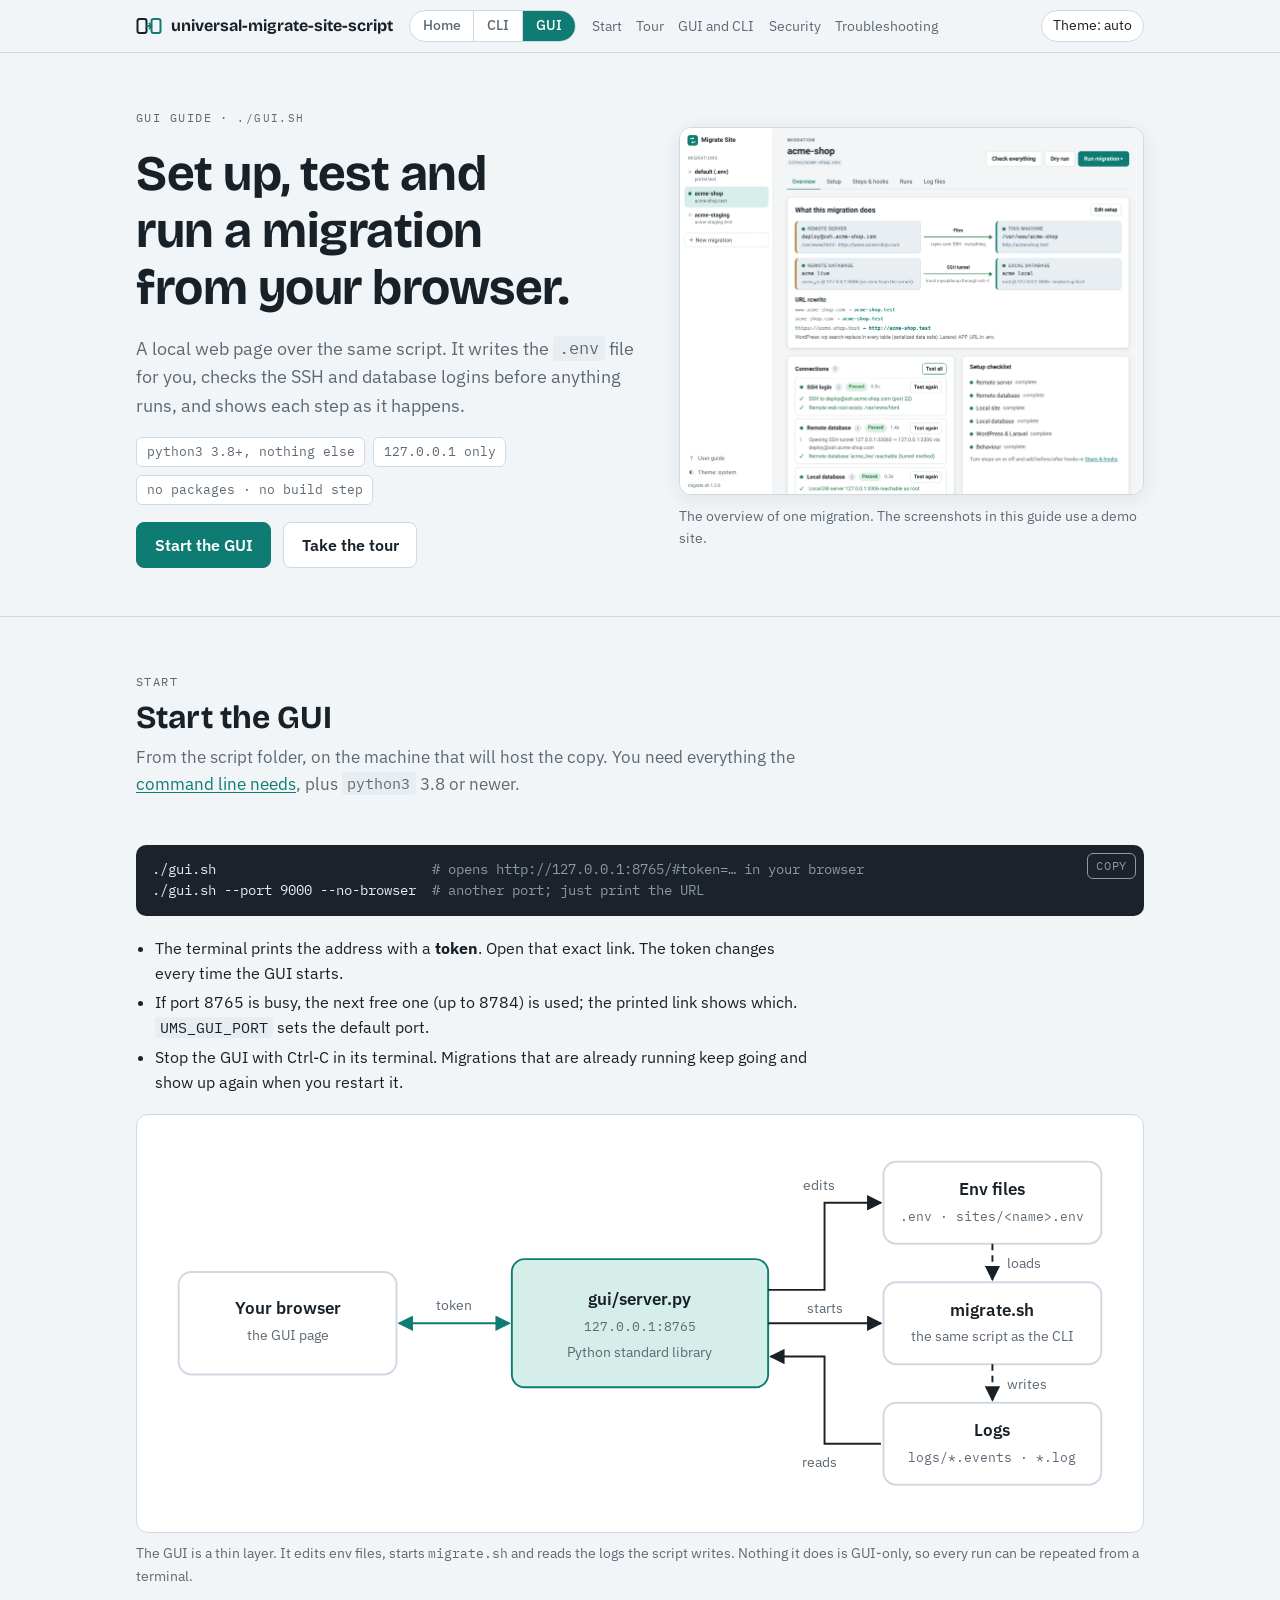
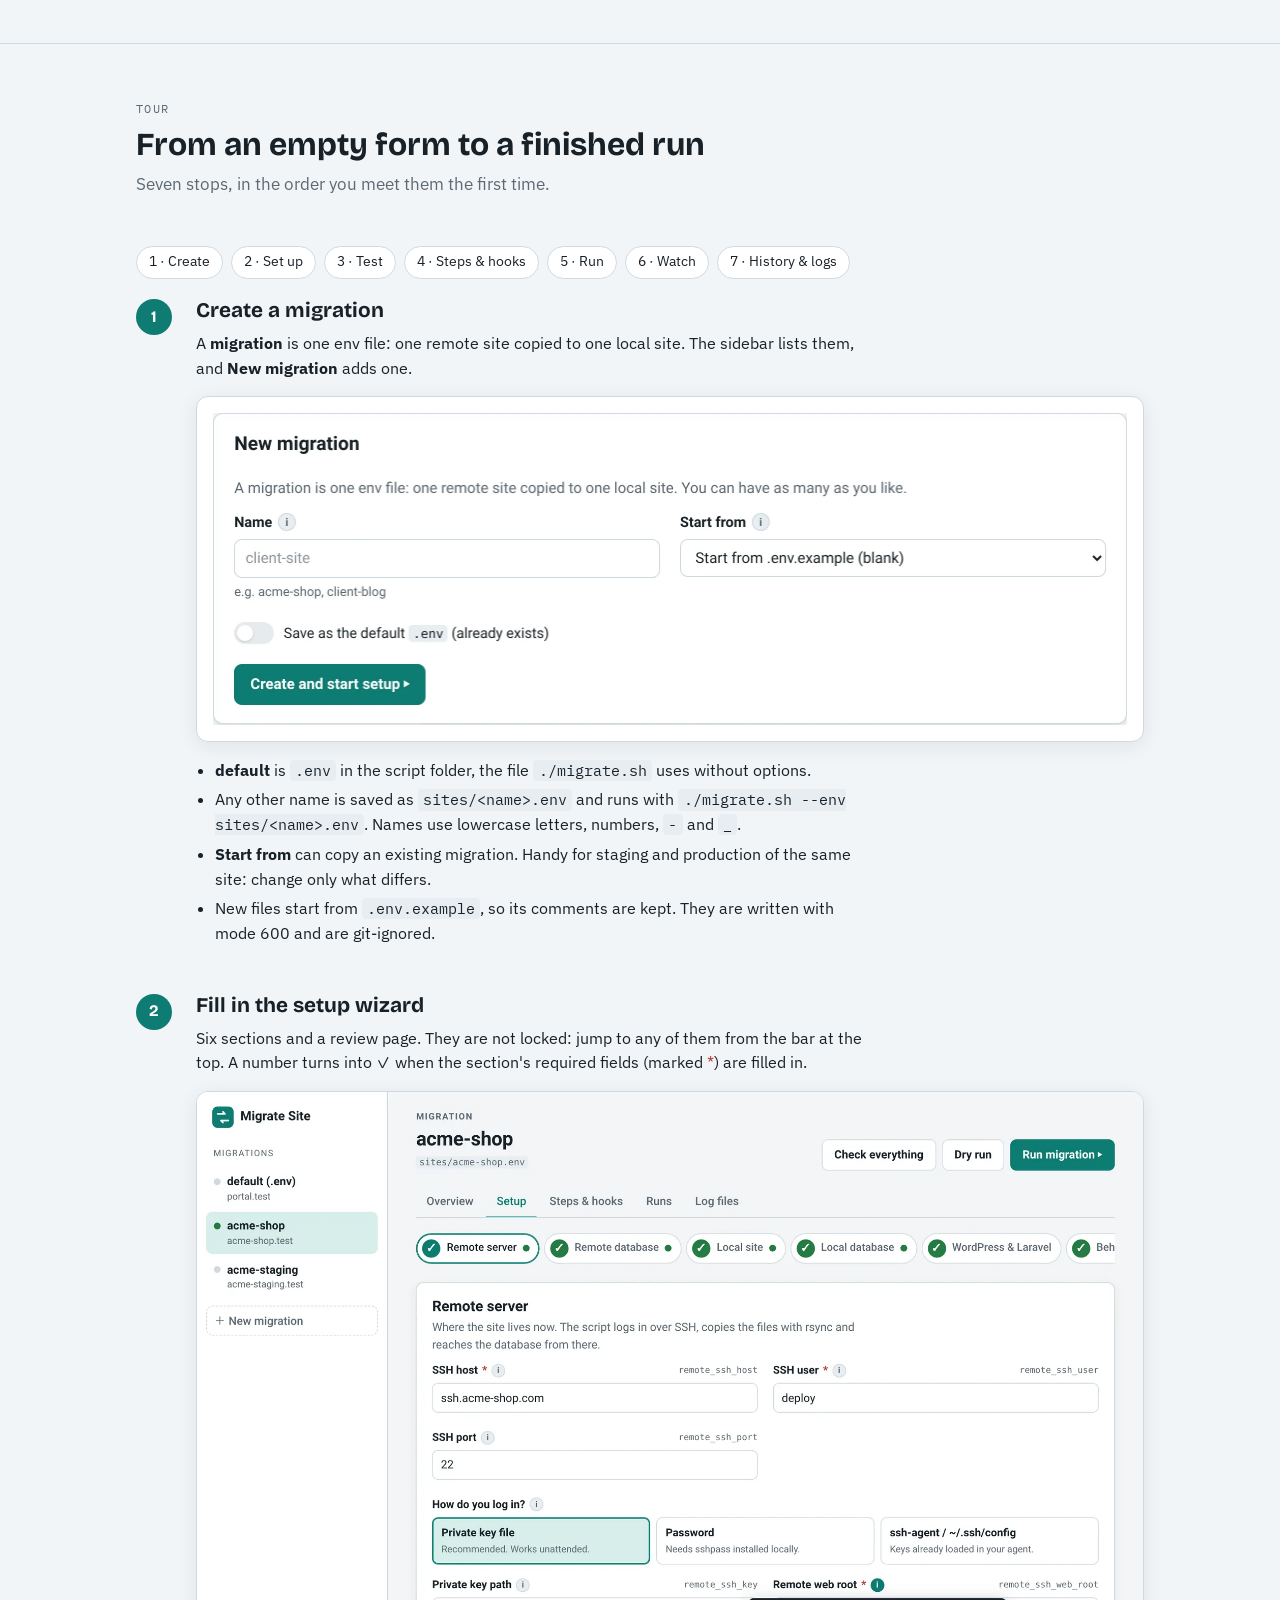
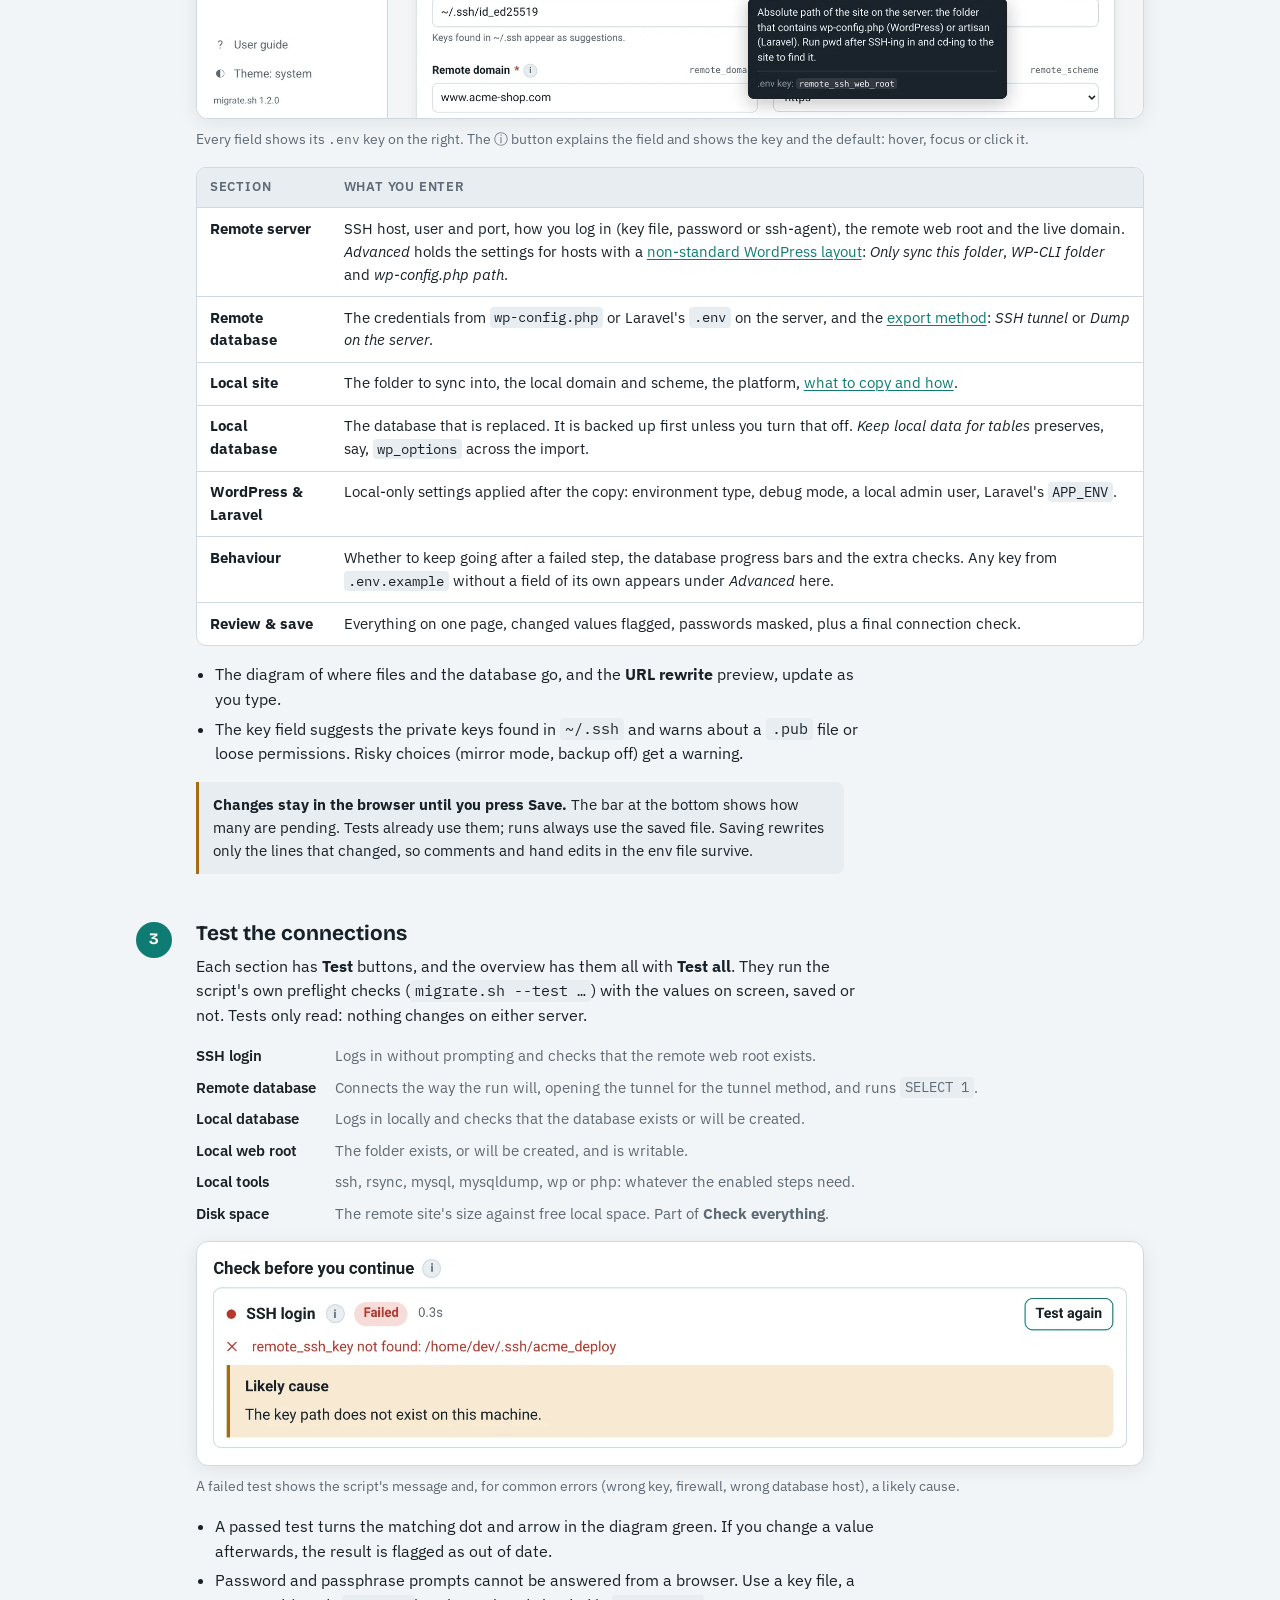
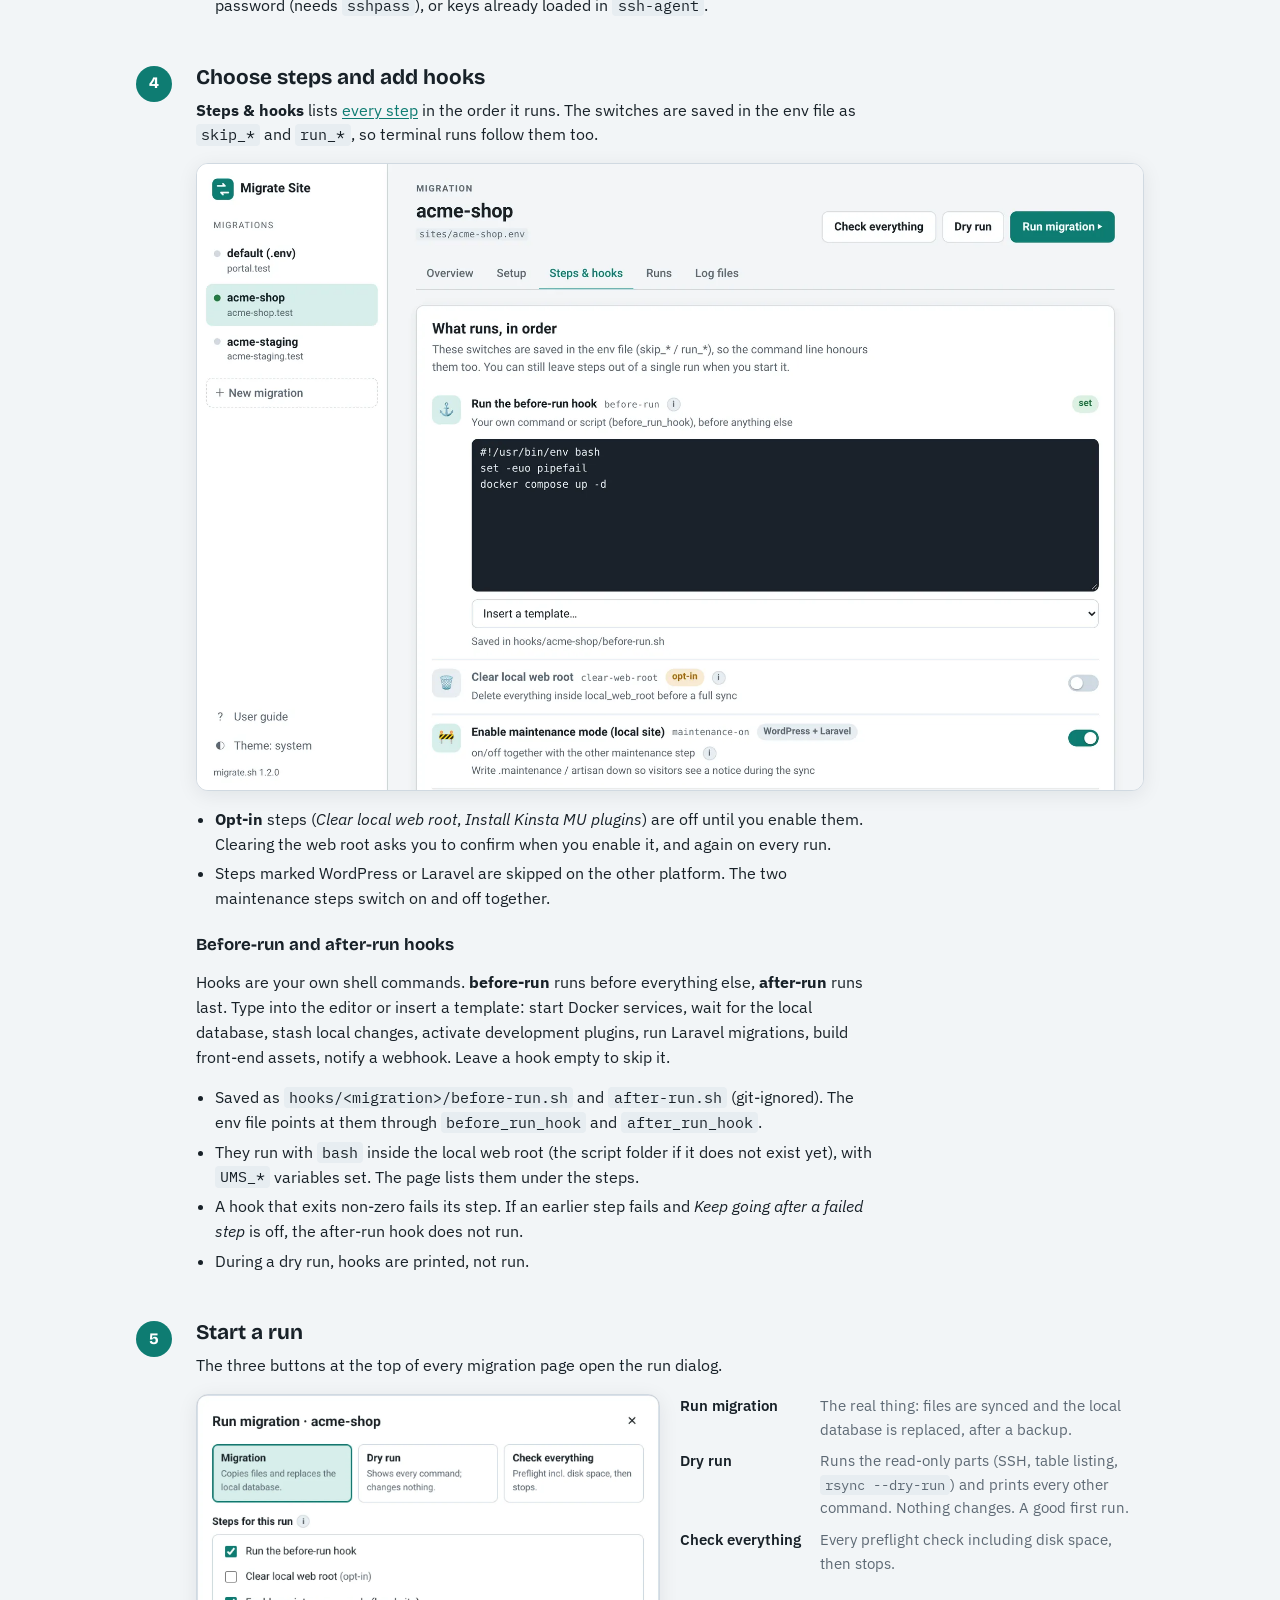
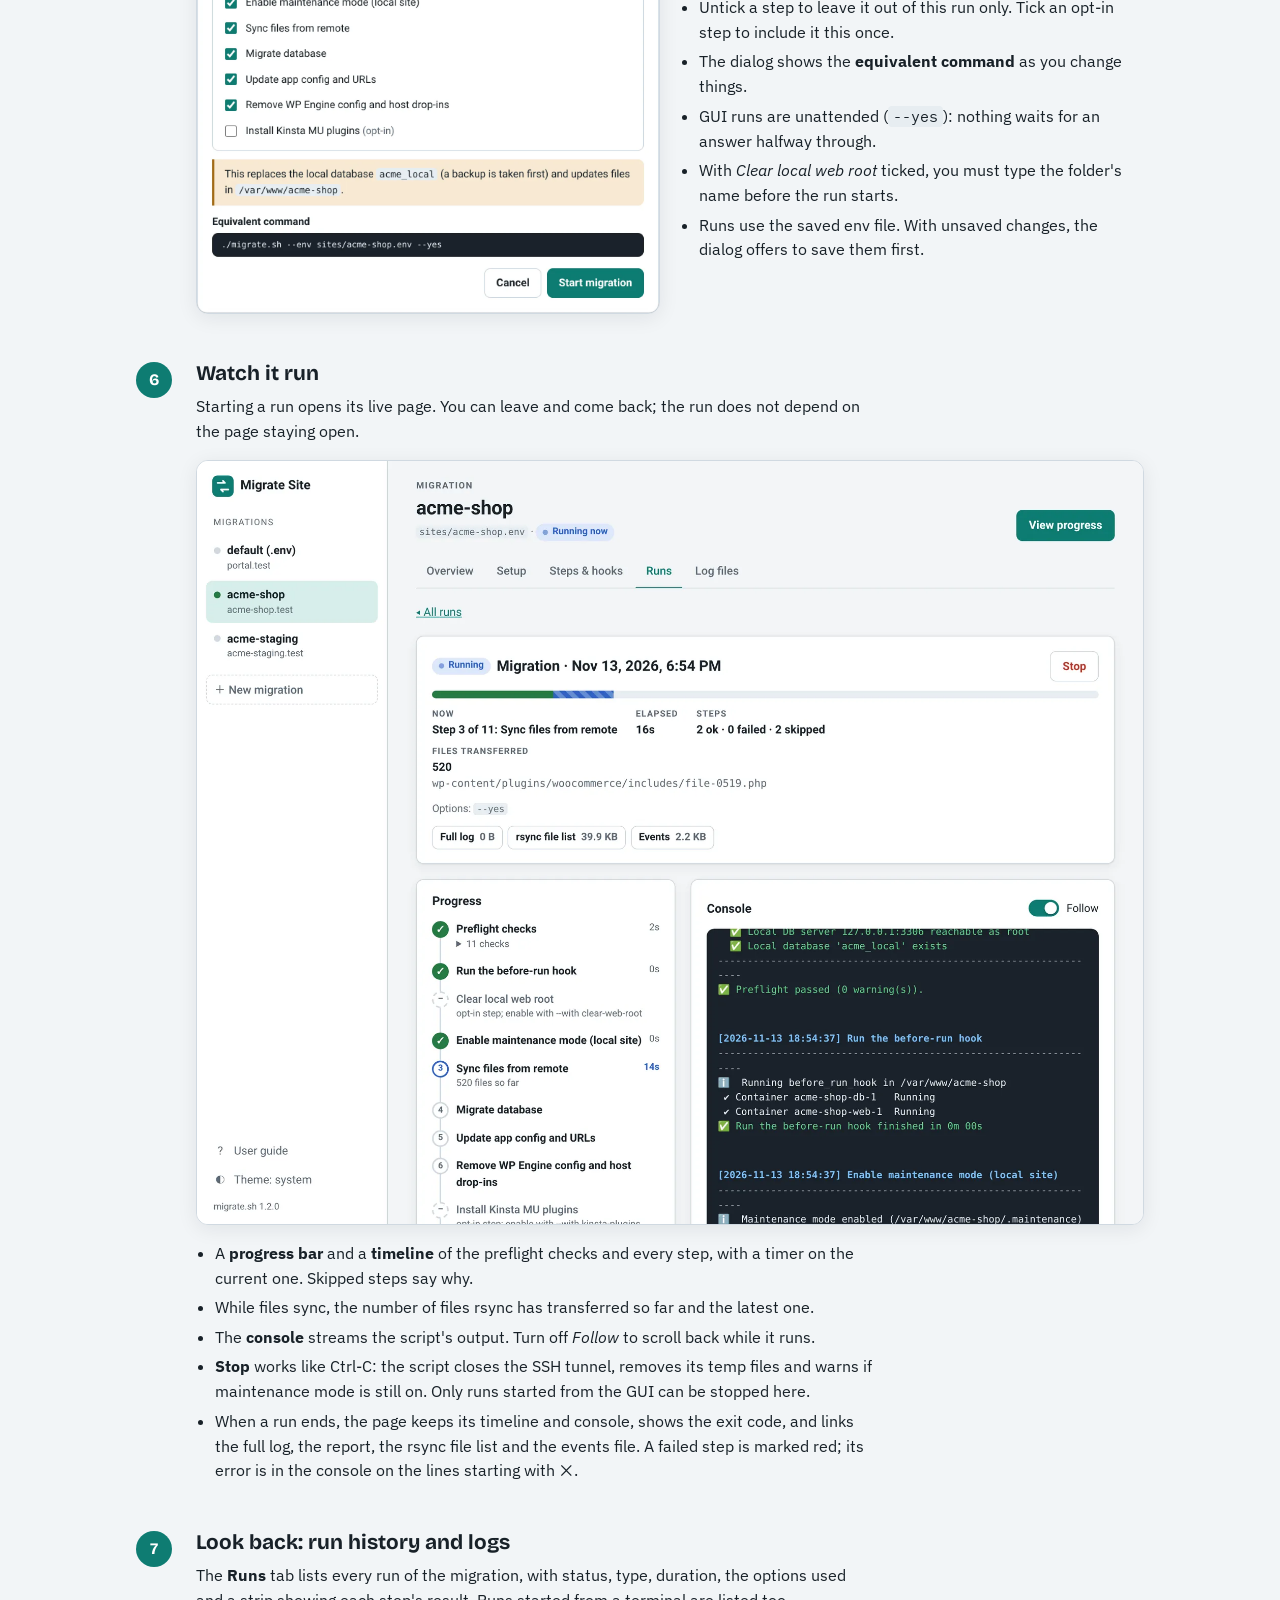
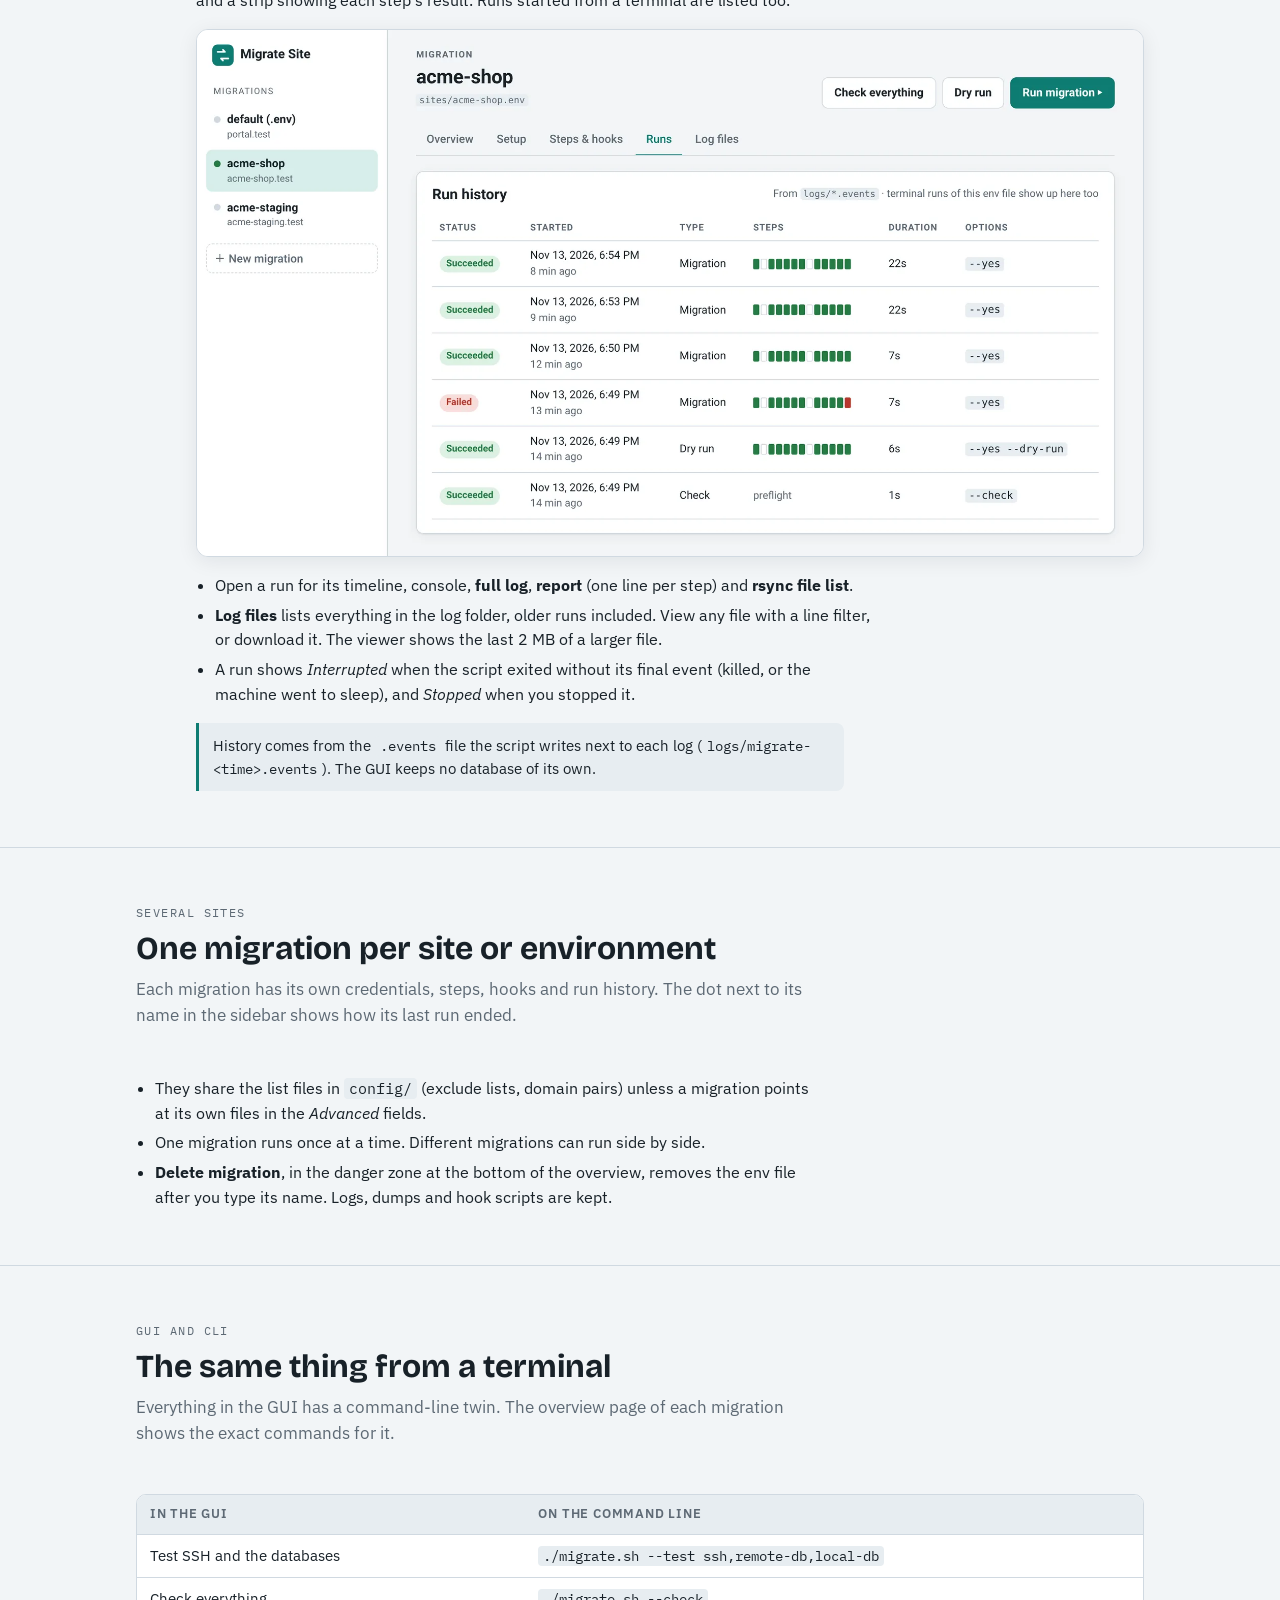
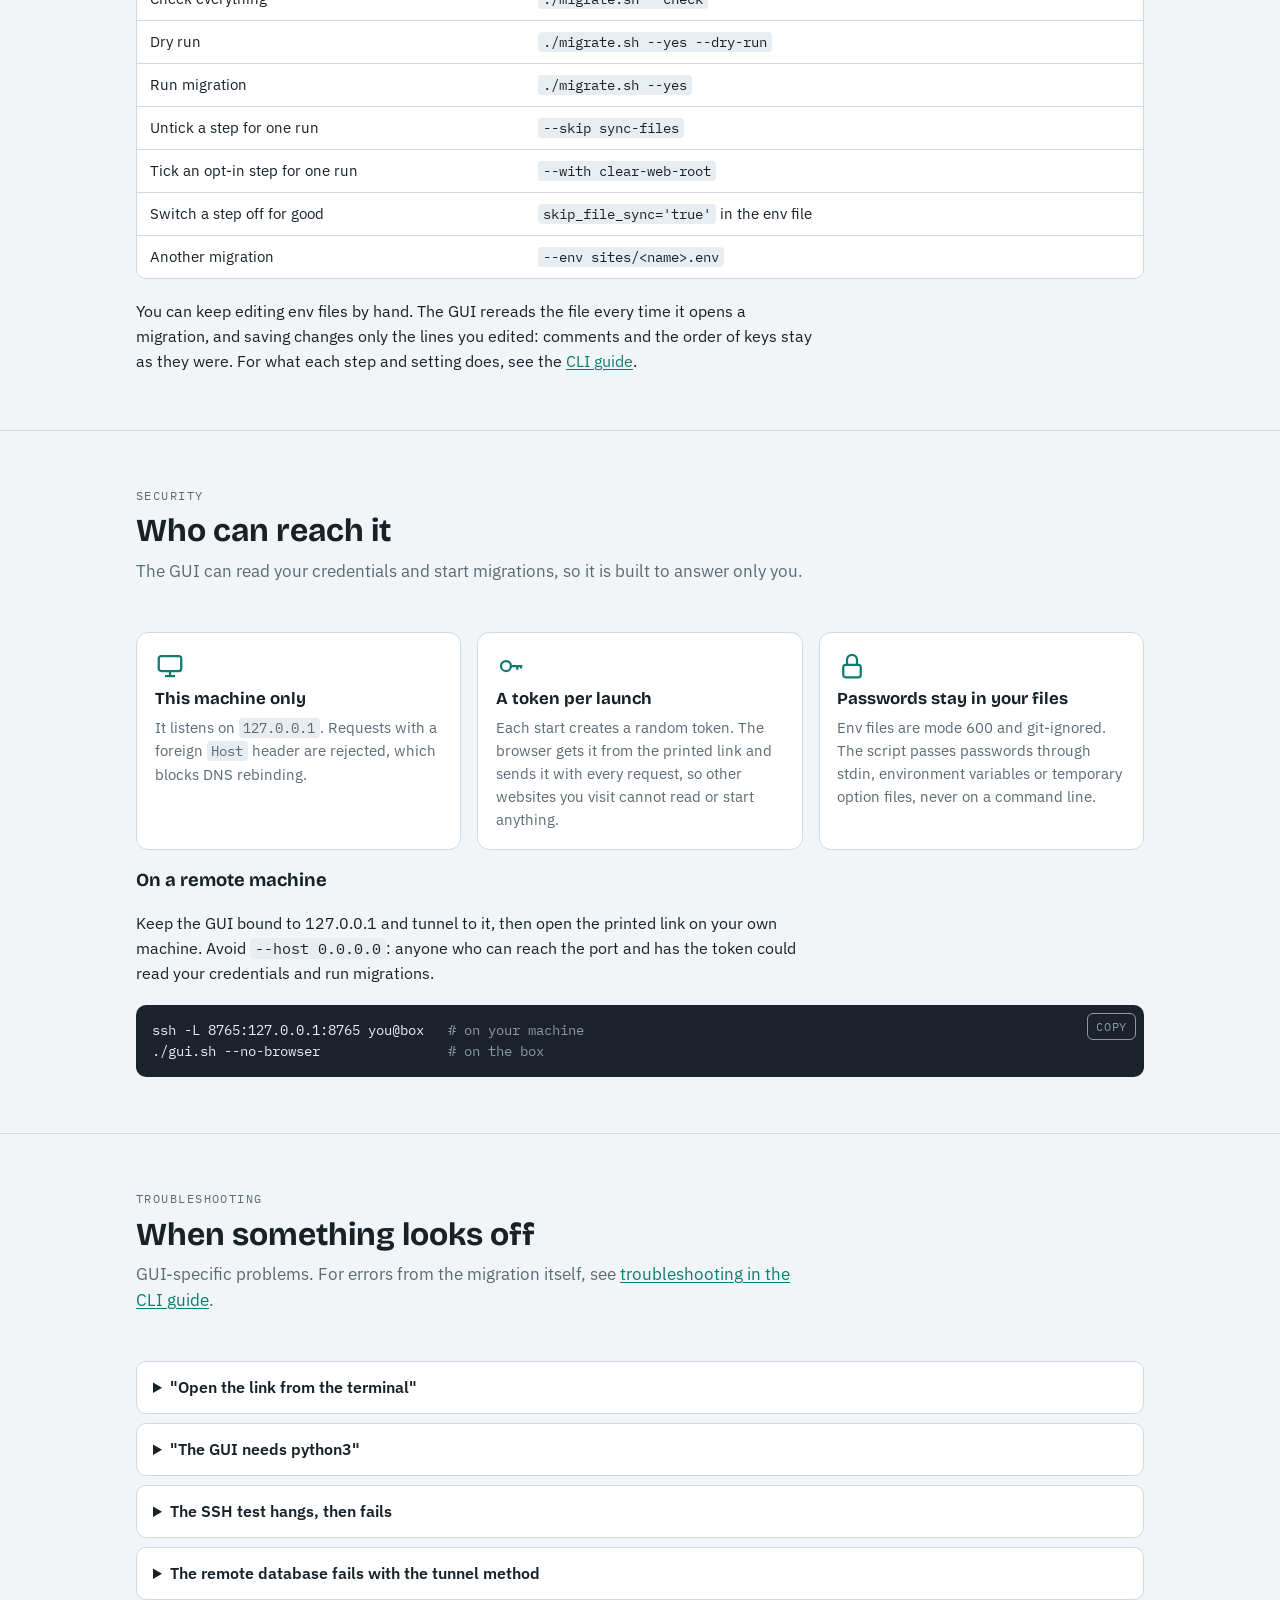
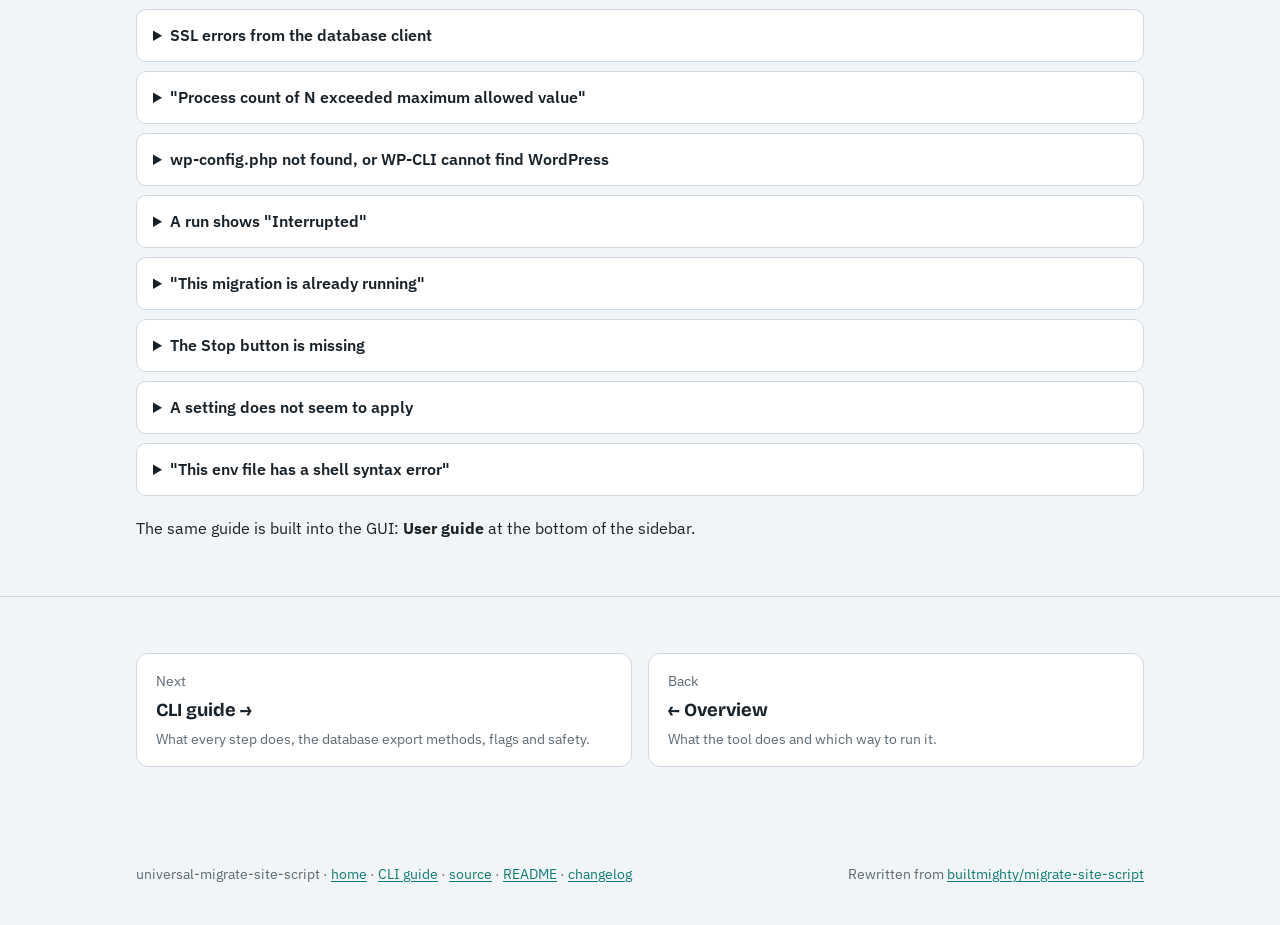
<file: docs/gui.html>
<!doctype html>
<html lang="en">
<head>
<meta charset="utf-8">
<meta name="viewport" content="width=device-width, initial-scale=1, viewport-fit=cover">
<title>GUI guide · Universal Migrate Site Script</title>
<meta name="description" content="Guide to the local web GUI of universal-migrate-site-script: start it, create a migration, fill in the setup wizard, test the connections, choose steps and hooks, run and watch progress, browse run history and logs.">
<link rel="preconnect" href="https://fonts.googleapis.com">
<link rel="preconnect" href="https://fonts.gstatic.com" crossorigin>
<link rel="stylesheet" href="https://fonts.googleapis.com/css2?family=Bricolage+Grotesque:opsz,wght@12..96,500;12..96,700&family=IBM+Plex+Mono:wght@400;500&family=IBM+Plex+Sans:wght@400;500;600&display=swap">
<link rel="stylesheet" href="assets/site.css">
</head>
<body>

<header class="bar">
  <div class="wrap">
    <a class="brand" href="index.html" aria-label="Universal Migrate Site Script, home">
      <svg viewBox="0 0 26 26" aria-hidden="true"><rect x="1.5" y="6" width="9" height="14" rx="2" fill="none" stroke="currentColor" stroke-width="2"/><rect x="15.5" y="6" width="9" height="14" rx="2" fill="none" stroke="var(--accent)" stroke-width="2"/><path d="M10.5 13h5m-2-2.5 2 2.5-2 2.5" fill="none" stroke="var(--accent)" stroke-width="2" stroke-linecap="round" stroke-linejoin="round"/></svg>
      <span class="full">universal-migrate-site-script</span>
    </a>
    <nav class="pages" aria-label="Guides">
      <a href="index.html">Home</a>
      <a href="cli.html">CLI</a>
      <a href="gui.html" aria-current="page">GUI</a>
    </nav>
    <nav class="nav" aria-label="Sections">
      <a href="#start">Start</a>
      <a href="#tour">Tour</a>
      <a href="#cli">GUI and CLI</a>
      <a href="#security">Security</a>
      <a href="#trouble">Troubleshooting</a>
    </nav>
    <div class="controls">
      <button class="btn-theme" id="themeBtn" type="button" aria-label="Switch colour theme">Theme: auto</button>
    </div>
  </div>
</header>

<main id="top">

<section class="hero">
  <div class="wrap">
    <div class="hero-copy">
      <span class="eyebrow">GUI guide · <code>./gui.sh</code></span>
      <h1>Set up, test and run a migration from your browser.</h1>
      <p class="lead">A local web page over the same script. It writes the <code>.env</code> file for you, checks the SSH and database logins before anything runs, and shows each step as it happens.</p>
      <div class="facts">
        <span class="fact">python3 3.8+, nothing else</span>
        <span class="fact">127.0.0.1 only</span>
        <span class="fact">no packages · no build step</span>
      </div>
      <div class="cta">
        <a class="btn primary" href="#start">Start the GUI</a>
        <a class="btn" href="#tour">Take the tour</a>
      </div>
    </div>
    <figure>
      <a class="shot" href="img/gui-overview-light.webp" aria-label="Open the screenshot at full size">
        <img class="light" src="img/gui-overview-light.webp" width="1860" height="1470" alt="The GUI's overview page for a migration called acme-shop: a diagram of files and database flowing from the remote server to this machine, the URL rewrite preview, and passed connection tests">
        <img class="dark" src="img/gui-overview-dark.webp" width="1860" height="1470" alt="The GUI's overview page for a migration called acme-shop, dark theme">
      </a>
      <figcaption>The overview of one migration. The screenshots in this guide use a demo site.</figcaption>
    </figure>
  </div>
</section>

<section id="start">
  <div class="wrap stack">
    <div class="section-head">
      <span class="eyebrow">Start</span>
      <h2>Start the GUI</h2>
      <p>From the script folder, on the machine that will host the copy. You need everything the <a href="index.html#need">command line needs</a>, plus <code>python3</code> 3.8 or newer.</p>
    </div>
    <pre class="code"><button class="copy" type="button">Copy</button><code>./gui.sh                           <span class="c"># opens http://127.0.0.1:8765/#token=… in your browser</span>
./gui.sh --port 9000 --no-browser  <span class="c"># another port; just print the URL</span></code></pre>
    <ul class="plain-list">
      <li>The terminal prints the address with a <strong>token</strong>. Open that exact link. The token changes every time the GUI starts.</li>
      <li>If port 8765 is busy, the next free one (up to 8784) is used; the printed link shows which. <code>UMS_GUI_PORT</code> sets the default port.</li>
      <li>Stop the GUI with Ctrl-C in its terminal. Migrations that are already running keep going and show up again when you restart it.</li>
    </ul>

    <figure>
      <div class="frame">
        <svg viewBox="0 0 760 300" role="img" aria-label="How the GUI fits together: the browser talks to gui/server.py on 127.0.0.1, which edits the env files, starts migrate.sh and reads the logs that migrate.sh writes">
          <defs>
            <marker id="g1" viewBox="0 0 10 10" refX="9" refY="5" markerWidth="8" markerHeight="8" orient="auto-start-reverse"><path d="M0 0 L10 5 L0 10 z" fill="currentColor"/></marker>
            <marker id="g1a" viewBox="0 0 10 10" refX="9" refY="5" markerWidth="8" markerHeight="8" orient="auto-start-reverse"><path d="M0 0 L10 5 L0 10 z" fill="var(--accent)"/></marker>
          </defs>
          <rect class="node" x="20" y="110" width="170" height="80" rx="10"/>
          <text x="105" y="143" text-anchor="middle" class="title">Your browser</text>
          <text x="105" y="163" text-anchor="middle" class="label">the GUI page</text>

          <line class="edge accent" x1="192" y1="150" x2="278" y2="150" marker-start="url(#g1a)" marker-end="url(#g1a)"/>
          <text x="235" y="140" text-anchor="middle" class="label">token</text>

          <rect class="node hot" x="280" y="100" width="200" height="100" rx="10"/>
          <text x="380" y="136" text-anchor="middle" class="title">gui/server.py</text>
          <text x="380" y="156" text-anchor="middle" class="mono">127.0.0.1:8765</text>
          <text x="380" y="176" text-anchor="middle" class="label">Python standard library</text>

          <rect class="node" x="570" y="24" width="170" height="64" rx="10"/>
          <text x="655" y="50" text-anchor="middle" class="title">Env files</text>
          <text x="655" y="70" text-anchor="middle" class="mono">.env · sites/&lt;name&gt;.env</text>

          <rect class="node" x="570" y="118" width="170" height="64" rx="10"/>
          <text x="655" y="144" text-anchor="middle" class="title">migrate.sh</text>
          <text x="655" y="164" text-anchor="middle" class="label">the same script as the CLI</text>

          <rect class="node" x="570" y="212" width="170" height="64" rx="10"/>
          <text x="655" y="238" text-anchor="middle" class="title">Logs</text>
          <text x="655" y="258" text-anchor="middle" class="mono">logs/*.events · *.log</text>

          <path class="edge" d="M480 124 H524 V56 H568" marker-end="url(#g1)"/>
          <text x="520" y="46" text-anchor="middle" class="label">edits</text>
          <line class="edge" x1="480" y1="150" x2="568" y2="150" marker-end="url(#g1)"/>
          <text x="524" y="142" text-anchor="middle" class="label">starts</text>
          <path class="edge" d="M568 244 H524 V176 H482" marker-end="url(#g1)"/>
          <text x="520" y="262" text-anchor="middle" class="label">reads</text>

          <line class="edge dashed" x1="655" y1="88" x2="655" y2="116" marker-end="url(#g1)"/>
          <line class="edge dashed" x1="655" y1="182" x2="655" y2="210" marker-end="url(#g1)"/>
          <text x="666" y="107" class="label">loads</text>
          <text x="666" y="201" class="label">writes</text>
        </svg>
      </div>
      <figcaption>The GUI is a thin layer. It edits env files, starts <code>migrate.sh</code> and reads the logs the script writes. Nothing it does is GUI-only, so every run can be repeated from a terminal.</figcaption>
    </figure>
  </div>
</section>

<section id="tour">
  <div class="wrap stack">
    <div class="section-head">
      <span class="eyebrow">Tour</span>
      <h2>From an empty form to a finished run</h2>
      <p>Seven stops, in the order you meet them the first time.</p>
    </div>
    <nav class="jump" aria-label="Tour stops">
      <a href="#t-create">1 · Create</a>
      <a href="#t-setup">2 · Set up</a>
      <a href="#t-test">3 · Test</a>
      <a href="#t-steps">4 · Steps &amp; hooks</a>
      <a href="#t-run">5 · Run</a>
      <a href="#t-watch">6 · Watch</a>
      <a href="#t-history">7 · History &amp; logs</a>
    </nav>

    <div class="tour">

      <div class="tour-step" id="t-create">
        <div class="tour-head"><div class="n">1</div><div class="body">
          <h3>Create a migration</h3>
          <p>A <strong>migration</strong> is one env file: one remote site copied to one local site. The sidebar lists them, and <strong>New migration</strong> adds one.</p>
        </div></div>
        <div class="tour-body">
          <figure>
            <div class="shot pad">
              <img class="light" loading="lazy" src="img/gui-new-light.webp" width="1832" height="624" alt="The New migration form: a name field, a Start from menu, a switch to save as the default .env, and a Create and start setup button">
              <img class="dark" loading="lazy" src="img/gui-new-dark.webp" width="1832" height="624" alt="The New migration form, dark theme">
            </div>
          </figure>
          <ul>
            <li><strong>default</strong> is <code>.env</code> in the script folder, the file <code>./migrate.sh</code> uses without options.</li>
            <li>Any other name is saved as <code>sites/&lt;name&gt;.env</code> and runs with <code>./migrate.sh --env sites/&lt;name&gt;.env</code>. Names use lowercase letters, numbers, <code>-</code> and <code>_</code>.</li>
            <li><strong>Start from</strong> can copy an existing migration. Handy for staging and production of the same site: change only what differs.</li>
            <li>New files start from <code>.env.example</code>, so its comments are kept. They are written with mode 600 and are git-ignored.</li>
          </ul>
        </div>
      </div>

      <div class="tour-step" id="t-setup">
        <div class="tour-head"><div class="n">2</div><div class="body">
          <h3>Fill in the setup wizard</h3>
          <p>Six sections and a review page. They are not locked: jump to any of them from the bar at the top. A number turns into ✓ when the section's required fields (marked <span style="color:var(--bad)">*</span>) are filled in.</p>
        </div></div>
        <div class="tour-body">
          <figure>
            <a class="shot" href="img/gui-setup-light.webp" aria-label="Open the screenshot at full size">
              <img class="light" loading="lazy" src="img/gui-setup-light.webp" width="1860" height="1230" alt="The setup wizard on its Remote server section, with fields for SSH host, user, port, login method, key path and remote web root, and an open tooltip explaining the remote web root">
              <img class="dark" loading="lazy" src="img/gui-setup-dark.webp" width="1860" height="1230" alt="The setup wizard on its Remote server section, dark theme">
            </a>
            <figcaption>Every field shows its <code>.env</code> key on the right. The ⓘ button explains the field and shows the key and the default: hover, focus or click it.</figcaption>
          </figure>
          <div class="tbl-wrap"><table class="tbl">
            <thead><tr><th>Section</th><th>What you enter</th></tr></thead>
            <tbody>
              <tr><td><strong>Remote server</strong></td><td>SSH host, user and port, how you log in (key file, password or ssh-agent), the remote web root and the live domain. <em>Advanced</em> holds the settings for hosts with a <a href="cli.html#trouble">non-standard WordPress layout</a>: <em>Only sync this folder</em>, <em>WP-CLI folder</em> and <em>wp-config.php path</em>.</td></tr>
              <tr><td><strong>Remote database</strong></td><td>The credentials from <code>wp-config.php</code> or Laravel's <code>.env</code> on the server, and the <a href="cli.html#database">export method</a>: <em>SSH tunnel</em> or <em>Dump on the server</em>.</td></tr>
              <tr><td><strong>Local site</strong></td><td>The folder to sync into, the local domain and scheme, the platform, <a href="cli.html#files">what to copy and how</a>.</td></tr>
              <tr><td><strong>Local database</strong></td><td>The database that is replaced. It is backed up first unless you turn that off. <em>Keep local data for tables</em> preserves, say, <code>wp_options</code> across the import.</td></tr>
              <tr><td><strong>WordPress &amp; Laravel</strong></td><td>Local-only settings applied after the copy: environment type, debug mode, a local admin user, Laravel's <code>APP_ENV</code>.</td></tr>
              <tr><td><strong>Behaviour</strong></td><td>Whether to keep going after a failed step, the database progress bars and the extra checks. Any key from <code>.env.example</code> without a field of its own appears under <em>Advanced</em> here.</td></tr>
              <tr><td><strong>Review &amp; save</strong></td><td>Everything on one page, changed values flagged, passwords masked, plus a final connection check.</td></tr>
            </tbody>
          </table></div>
          <ul>
            <li>The diagram of where files and the database go, and the <strong>URL rewrite</strong> preview, update as you type.</li>
            <li>The key field suggests the private keys found in <code>~/.ssh</code> and warns about a <code>.pub</code> file or loose permissions. Risky choices (mirror mode, backup off) get a warning.</li>
          </ul>
          <p class="callout"><strong>Changes stay in the browser until you press Save.</strong> The bar at the bottom shows how many are pending. Tests already use them; runs always use the saved file. Saving rewrites only the lines that changed, so comments and hand edits in the env file survive.</p>
        </div>
      </div>

      <div class="tour-step" id="t-test">
        <div class="tour-head"><div class="n">3</div><div class="body">
          <h3>Test the connections</h3>
          <p>Each section has <strong>Test</strong> buttons, and the overview has them all with <strong>Test all</strong>. They run the script's own preflight checks (<code>migrate.sh --test …</code>) with the values on screen, saved or not. Tests only read: nothing changes on either server.</p>
        </div></div>
        <div class="tour-body">
          <dl class="defs">
            <dt>SSH login</dt><dd>Logs in without prompting and checks that the remote web root exists.</dd>
            <dt>Remote database</dt><dd>Connects the way the run will, opening the tunnel for the tunnel method, and runs <code>SELECT 1</code>.</dd>
            <dt>Local database</dt><dd>Logs in locally and checks that the database exists or will be created.</dd>
            <dt>Local web root</dt><dd>The folder exists, or will be created, and is writable.</dd>
            <dt>Local tools</dt><dd>ssh, rsync, mysql, mysqldump, wp or php: whatever the enabled steps need.</dd>
            <dt>Disk space</dt><dd>The remote site's size against free local space. Part of <strong>Check everything</strong>.</dd>
          </dl>
          <figure>
            <div class="shot pad">
              <img class="light" loading="lazy" src="img/gui-test-fail-light.webp" width="1748" height="364" alt="A failed SSH login test: the script's message remote_ssh_key not found, and a Likely cause box saying the key path does not exist on this machine">
              <img class="dark" loading="lazy" src="img/gui-test-fail-dark.webp" width="1748" height="364" alt="A failed SSH login test with its Likely cause, dark theme">
            </div>
            <figcaption>A failed test shows the script's message and, for common errors (wrong key, firewall, wrong database host), a likely cause.</figcaption>
          </figure>
          <ul>
            <li>A passed test turns the matching dot and arrow in the diagram green. If you change a value afterwards, the result is flagged as out of date.</li>
            <li>Password and passphrase prompts cannot be answered from a browser. Use a key file, a password (needs <code>sshpass</code>), or keys already loaded in <code>ssh-agent</code>.</li>
          </ul>
        </div>
      </div>

      <div class="tour-step" id="t-steps">
        <div class="tour-head"><div class="n">4</div><div class="body">
          <h3>Choose steps and add hooks</h3>
          <p><strong>Steps &amp; hooks</strong> lists <a href="cli.html#steps">every step</a> in the order it runs. The switches are saved in the env file as <code>skip_*</code> and <code>run_*</code>, so terminal runs follow them too.</p>
        </div></div>
        <div class="tour-body">
          <figure>
            <a class="shot" href="img/gui-steps-light.webp" aria-label="Open the screenshot at full size">
              <img class="light" loading="lazy" src="img/gui-steps-light.webp" width="1860" height="1230" alt="The Steps and hooks page: the before-run hook with a script editor and a template menu, then the Clear local web root step marked opt-in and switched off, and the maintenance mode step switched on">
              <img class="dark" loading="lazy" src="img/gui-steps-dark.webp" width="1860" height="1230" alt="The Steps and hooks page, dark theme">
            </a>
          </figure>
          <ul>
            <li><strong>Opt-in</strong> steps (<em>Clear local web root</em>, <em>Install Kinsta MU plugins</em>) are off until you enable them. Clearing the web root asks you to confirm when you enable it, and again on every run.</li>
            <li>Steps marked WordPress or Laravel are skipped on the other platform. The two maintenance steps switch on and off together.</li>
          </ul>
          <h4>Before-run and after-run hooks</h4>
          <p>Hooks are your own shell commands. <strong>before-run</strong> runs before everything else, <strong>after-run</strong> runs last. Type into the editor or insert a template: start Docker services, wait for the local database, stash local changes, activate development plugins, run Laravel migrations, build front-end assets, notify a webhook. Leave a hook empty to skip it.</p>
          <ul>
            <li>Saved as <code>hooks/&lt;migration&gt;/before-run.sh</code> and <code>after-run.sh</code> (git-ignored). The env file points at them through <code>before_run_hook</code> and <code>after_run_hook</code>.</li>
            <li>They run with <code>bash</code> inside the local web root (the script folder if it does not exist yet), with <code>UMS_*</code> variables set. The page lists them under the steps.</li>
            <li>A hook that exits non-zero fails its step. If an earlier step fails and <em>Keep going after a failed step</em> is off, the after-run hook does not run.</li>
            <li>During a dry run, hooks are printed, not run.</li>
          </ul>
        </div>
      </div>

      <div class="tour-step" id="t-run">
        <div class="tour-head"><div class="n">5</div><div class="body">
          <h3>Start a run</h3>
          <p>The three buttons at the top of every migration page open the run dialog.</p>
        </div></div>
        <div class="tour-body">
          <div class="split">
            <figure>
              <div class="shot">
                <img class="light" loading="lazy" src="img/gui-run-dialog-light.webp" width="1280" height="1436" alt="The run dialog: a choice of Migration, Dry run or Check everything, a checklist of steps for this run, a warning that the local database will be replaced after a backup, and the equivalent command line">
                <img class="dark" loading="lazy" src="img/gui-run-dialog-dark.webp" width="1280" height="1436" alt="The run dialog, dark theme">
              </div>
            </figure>
            <div class="stack">
              <dl class="defs">
                <dt>Run migration</dt><dd>The real thing: files are synced and the local database is replaced, after a backup.</dd>
                <dt>Dry run</dt><dd>Runs the read-only parts (SSH, table listing, <code>rsync --dry-run</code>) and prints every other command. Nothing changes. A good first run.</dd>
                <dt>Check everything</dt><dd>Every preflight check including disk space, then stops.</dd>
              </dl>
              <ul class="plain-list">
                <li>Untick a step to leave it out of this run only. Tick an opt-in step to include it this once.</li>
                <li>The dialog shows the <strong>equivalent command</strong> as you change things.</li>
                <li>GUI runs are unattended (<code>--yes</code>): nothing waits for an answer halfway through.</li>
                <li>With <em>Clear local web root</em> ticked, you must type the folder's name before the run starts.</li>
                <li>Runs use the saved env file. With unsaved changes, the dialog offers to save them first.</li>
              </ul>
            </div>
          </div>
        </div>
      </div>

      <div class="tour-step" id="t-watch">
        <div class="tour-head"><div class="n">6</div><div class="body">
          <h3>Watch it run</h3>
          <p>Starting a run opens its live page. You can leave and come back; the run does not depend on the page staying open.</p>
        </div></div>
        <div class="tour-body">
          <figure>
            <a class="shot" href="img/gui-run-live-light.webp" aria-label="Open the screenshot at full size">
              <img class="light" loading="lazy" src="img/gui-run-live-light.webp" width="1860" height="1500" alt="A running migration: a progress bar, the current step Sync files from remote with 520 files transferred so far, a timeline of steps with timers, the streaming console and a Stop button">
              <img class="dark" loading="lazy" src="img/gui-run-live-dark.webp" width="1860" height="1500" alt="A running migration, dark theme">
            </a>
          </figure>
          <ul>
            <li>A <strong>progress bar</strong> and a <strong>timeline</strong> of the preflight checks and every step, with a timer on the current one. Skipped steps say why.</li>
            <li>While files sync, the number of files rsync has transferred so far and the latest one.</li>
            <li>The <strong>console</strong> streams the script's output. Turn off <em>Follow</em> to scroll back while it runs.</li>
            <li><strong>Stop</strong> works like Ctrl-C: the script closes the SSH tunnel, removes its temp files and warns if maintenance mode is still on. Only runs started from the GUI can be stopped here.</li>
            <li>When a run ends, the page keeps its timeline and console, shows the exit code, and links the full log, the report, the rsync file list and the events file. A failed step is marked red; its error is in the console on the lines starting with ❌.</li>
          </ul>
        </div>
      </div>

      <div class="tour-step" id="t-history">
        <div class="tour-head"><div class="n">7</div><div class="body">
          <h3>Look back: run history and logs</h3>
          <p>The <strong>Runs</strong> tab lists every run of the migration, with status, type, duration, the options used and a strip showing each step's result. Runs started from a terminal are listed too.</p>
        </div></div>
        <div class="tour-body">
          <figure>
            <a class="shot" href="img/gui-runs-light.webp" aria-label="Open the screenshot at full size">
              <img class="light" loading="lazy" src="img/gui-runs-light.webp" width="1860" height="1035" alt="The run history table with six runs: three succeeded migrations, one failed migration whose last step is red, a dry run and a check">
              <img class="dark" loading="lazy" src="img/gui-runs-dark.webp" width="1860" height="1035" alt="The run history table, dark theme">
            </a>
          </figure>
          <ul>
            <li>Open a run for its timeline, console, <strong>full log</strong>, <strong>report</strong> (one line per step) and <strong>rsync file list</strong>.</li>
            <li><strong>Log files</strong> lists everything in the log folder, older runs included. View any file with a line filter, or download it. The viewer shows the last 2 MB of a larger file.</li>
            <li>A run shows <em>Interrupted</em> when the script exited without its final event (killed, or the machine went to sleep), and <em>Stopped</em> when you stopped it.</li>
          </ul>
          <p class="callout note">History comes from the <code>.events</code> file the script writes next to each log (<code>logs/migrate-&lt;time&gt;.events</code>). The GUI keeps no database of its own.</p>
        </div>
      </div>

    </div>
  </div>
</section>

<section id="many">
  <div class="wrap stack">
    <div class="section-head">
      <span class="eyebrow">Several sites</span>
      <h2>One migration per site or environment</h2>
      <p>Each migration has its own credentials, steps, hooks and run history. The dot next to its name in the sidebar shows how its last run ended.</p>
    </div>
    <ul class="plain-list">
      <li>They share the list files in <code>config/</code> (exclude lists, domain pairs) unless a migration points at its own files in the <em>Advanced</em> fields.</li>
      <li>One migration runs once at a time. Different migrations can run side by side.</li>
      <li><strong>Delete migration</strong>, in the danger zone at the bottom of the overview, removes the env file after you type its name. Logs, dumps and hook scripts are kept.</li>
    </ul>
  </div>
</section>

<section id="cli">
  <div class="wrap stack">
    <div class="section-head">
      <span class="eyebrow">GUI and CLI</span>
      <h2>The same thing from a terminal</h2>
      <p>Everything in the GUI has a command-line twin. The overview page of each migration shows the exact commands for it.</p>
    </div>
    <div class="tbl-wrap"><table class="tbl">
      <thead><tr><th>In the GUI</th><th>On the command line</th></tr></thead>
      <tbody>
        <tr><td>Test SSH and the databases</td><td><code>./migrate.sh --test ssh,remote-db,local-db</code></td></tr>
        <tr><td>Check everything</td><td><code>./migrate.sh --check</code></td></tr>
        <tr><td>Dry run</td><td><code>./migrate.sh --yes --dry-run</code></td></tr>
        <tr><td>Run migration</td><td><code>./migrate.sh --yes</code></td></tr>
        <tr><td>Untick a step for one run</td><td><code>--skip sync-files</code></td></tr>
        <tr><td>Tick an opt-in step for one run</td><td><code>--with clear-web-root</code></td></tr>
        <tr><td>Switch a step off for good</td><td><code>skip_file_sync='true'</code> in the env file</td></tr>
        <tr><td>Another migration</td><td><code>--env sites/&lt;name&gt;.env</code></td></tr>
      </tbody>
    </table></div>
    <p>You can keep editing env files by hand. The GUI rereads the file every time it opens a migration, and saving changes only the lines you edited: comments and the order of keys stay as they were. For what each step and setting does, see the <a href="cli.html">CLI guide</a>.</p>
  </div>
</section>

<section id="security">
  <div class="wrap stack">
    <div class="section-head">
      <span class="eyebrow">Security</span>
      <h2>Who can reach it</h2>
      <p>The GUI can read your credentials and start migrations, so it is built to answer only you.</p>
    </div>
    <div class="grid3">
      <div class="card"><svg class="icon" viewBox="0 0 24 24" fill="none" stroke="currentColor" stroke-width="1.8" aria-hidden="true"><rect x="3" y="4" width="18" height="12" rx="2"/><path d="M8 20h8M12 16v4"/></svg><h3>This machine only</h3><p>It listens on <code>127.0.0.1</code>. Requests with a foreign <code>Host</code> header are rejected, which blocks DNS rebinding.</p></div>
      <div class="card"><svg class="icon" viewBox="0 0 24 24" fill="none" stroke="currentColor" stroke-width="1.8" aria-hidden="true"><circle cx="8" cy="12" r="4"/><path d="M12 12h9M17 12v3M20 12v2"/></svg><h3>A token per launch</h3><p>Each start creates a random token. The browser gets it from the printed link and sends it with every request, so other websites you visit cannot read or start anything.</p></div>
      <div class="card"><svg class="icon" viewBox="0 0 24 24" fill="none" stroke="currentColor" stroke-width="1.8" aria-hidden="true"><rect x="5" y="11" width="14" height="10" rx="2"/><path d="M8 11V7a4 4 0 0 1 8 0v4"/></svg><h3>Passwords stay in your files</h3><p>Env files are mode 600 and git-ignored. The script passes passwords through stdin, environment variables or temporary option files, never on a command line.</p></div>
    </div>
    <h3>On a remote machine</h3>
    <p>Keep the GUI bound to 127.0.0.1 and tunnel to it, then open the printed link on your own machine. Avoid <code>--host 0.0.0.0</code>: anyone who can reach the port and has the token could read your credentials and run migrations.</p>
    <pre class="code"><button class="copy" type="button">Copy</button><code>ssh -L 8765:127.0.0.1:8765 you@box   <span class="c"># on your machine</span>
./gui.sh --no-browser                <span class="c"># on the box</span></code></pre>
  </div>
</section>

<section id="trouble">
  <div class="wrap stack">
    <div class="section-head">
      <span class="eyebrow">Troubleshooting</span>
      <h2>When something looks off</h2>
      <p>GUI-specific problems. For errors from the migration itself, see <a href="cli.html#trouble">troubleshooting in the CLI guide</a>.</p>
    </div>
    <div>
      <details><summary>"Open the link from the terminal"</summary><p>The page has no token, for example after the GUI was restarted or the page was opened in a new window. Open the link that <code>./gui.sh</code> printed.</p></details>
      <details><summary>"The GUI needs python3"</summary><p>Install Python 3.8 or newer. The command line works without it: <code>./migrate.sh --help</code>.</p></details>
      <details><summary>The SSH test hangs, then fails</summary><p>The GUI cannot answer password or passphrase prompts. Use a key without a passphrase, load it with <code>ssh-add</code> first, or use a password with <code>sshpass</code> installed. A test is cut off after 120 seconds.</p></details>
      <details><summary>The remote database fails with the tunnel method</summary><p>The server may forbid TCP forwarding. Switch the export method to <em>Dump on the server</em>.</p></details>
      <details><summary>SSL errors from the database client</summary><p>Set the client SSL flag under <em>Advanced</em>: <code>--skip-ssl</code> for a MariaDB client, <code>--ssl-mode=DISABLED</code> for a MySQL client.</p></details>
      <details><summary>"Process count of N exceeded maximum allowed value"</summary><p>The host limits how many processes your account may run and stopped the script. Turn off <em>Progress bars for the database (pv)</em> under Behaviour, log in with a key file, and run while the site is quiet.</p></details>
      <details><summary>wp-config.php not found, or WP-CLI cannot find WordPress</summary><p>The host keeps WordPress core outside the web root. Under Remote server → <em>Advanced</em>, set <em>Only sync this folder</em> (usually <code>wp-content</code>), <em>WP-CLI folder</em> and <em>wp-config.php path</em>.</p></details>
      <details><summary>A run shows "Interrupted"</summary><p>The script exited without writing its final event. Check the log, and remove <code>.maintenance</code> or run <code>php artisan up</code> if the local site is still in maintenance mode.</p></details>
      <details><summary>"This migration is already running"</summary><p>One migration runs once at a time. Open the running one from the <em>Running now</em> badge, or wait for it to finish.</p></details>
      <details><summary>The Stop button is missing</summary><p>The run was started from a terminal. Stop it there with Ctrl-C.</p></details>
      <details><summary>A setting does not seem to apply</summary><p>Check for unsaved changes (the bar at the bottom), and that the key is not set twice in the env file by hand.</p></details>
      <details><summary>"This env file has a shell syntax error"</summary><p>bash could not load the file cleanly, usually an unbalanced quote from a hand edit. Open it in an editor and fix the quotes.</p></details>
    </div>
    <p>The same guide is built into the GUI: <strong>User guide</strong> at the bottom of the sidebar.</p>
  </div>
</section>

<section>
  <div class="wrap stack">
    <div class="next">
      <a href="cli.html"><span>Next</span><strong>CLI guide →</strong><span>What every step does, the database export methods, flags and safety.</span></a>
      <a href="index.html"><span>Back</span><strong>← Overview</strong><span>What the tool does and which way to run it.</span></a>
    </div>
  </div>
</section>

</main>

<footer>
  <div class="wrap">
    <span>universal-migrate-site-script · <a href="index.html">home</a> · <a href="cli.html">CLI guide</a> · <a href="https://github.com/bryanlittlefield/universal-migrate-site-script">source</a> · <a href="https://github.com/bryanlittlefield/universal-migrate-site-script/blob/main/README.md">README</a> · <a href="https://github.com/bryanlittlefield/universal-migrate-site-script/blob/main/CHANGELOG.md">changelog</a></span>
    <span>Rewritten from <a href="https://github.com/builtmighty/migrate-site-script">builtmighty/migrate-site-script</a></span>
  </div>
</footer>

<script src="assets/site.js"></script>
</body>
</html>
</file>
<file: docs/assets/site.css>
/* Shared styles for the docs site (index.html, cli.html, gui.html). Plain CSS, no build step.
   Layout: one reading column, a sticky top bar, diagrams and screenshots that span the column. */
:root {
  --bg: #f2f5f7;
  --surface: #ffffff;
  --surface-2: #e7edf1;
  --fg: #182128;
  --muted: #5d6974;
  --line: #d0d9e1;
  --accent: #0e7c72;
  --accent-ink: #ffffff;
  --accent-soft: #d6eeea;
  --ok: #257a43;
  --warn: #a56d12;
  --bad: #b8372b;
  --code-bg: #1b222a;
  --code-fg: #e6edf3;
  --code-muted: #8b98a5;
  --font-display: "Bricolage Grotesque", "IBM Plex Sans", system-ui, sans-serif;
  --font-body: "IBM Plex Sans", system-ui, -apple-system, "Segoe UI", sans-serif;
  --font-mono: "IBM Plex Mono", ui-monospace, SFMono-Regular, Menlo, Consolas, monospace;
  color-scheme: light;
}
@media (prefers-color-scheme: dark) {
  :root:not([data-theme="light"]) {
    --bg: #0e1319; --surface: #151b22; --surface-2: #1c252e; --fg: #e3e9ef; --muted: #94a0ac; --line: #2a3541;
    --accent: #3cb9a9; --accent-ink: #06211d; --accent-soft: #173832;
    --ok: #4fc274; --warn: #e2aa3f; --bad: #e8675c;
    --code-bg: #0a0e13; --code-fg: #dfe6ed; --code-muted: #7f8c99;
    color-scheme: dark;
  }
}
:root[data-theme="dark"] {
  --bg: #0e1319; --surface: #151b22; --surface-2: #1c252e; --fg: #e3e9ef; --muted: #94a0ac; --line: #2a3541;
  --accent: #3cb9a9; --accent-ink: #06211d; --accent-soft: #173832;
  --ok: #4fc274; --warn: #e2aa3f; --bad: #e8675c;
  --code-bg: #0a0e13; --code-fg: #dfe6ed; --code-muted: #7f8c99;
  color-scheme: dark;
}

* { box-sizing: border-box; }
html { scroll-behavior: smooth; scroll-padding-top: 72px; }
@media (prefers-reduced-motion: reduce) { html { scroll-behavior: auto; } * { transition: none !important; animation: none !important; } }
body {
  margin: 0;
  background: var(--bg);
  color: var(--fg);
  font-family: var(--font-body);
  font-size: 16px;
  line-height: 1.55;
}
img, svg { max-width: 100%; height: auto; }
a { color: var(--accent); text-decoration-thickness: 1px; text-underline-offset: 2px; }
a:hover { text-decoration-thickness: 2px; }
:focus-visible { outline: 2px solid var(--accent); outline-offset: 2px; }
h1, h2, h3, h4 { font-family: var(--font-display); line-height: 1.15; text-wrap: balance; margin: 0; }
h1 { font-size: clamp(2rem, 5vw, 3.1rem); font-weight: 700; letter-spacing: -0.01em; }
h2 { font-size: clamp(1.5rem, 3vw, 2rem); font-weight: 700; }
h3 { font-size: 1.15rem; font-weight: 700; }
p { margin: 0; max-width: 68ch; }
code, kbd { font-family: var(--font-mono); font-size: 0.92em; }
p code, li code, td code, dd code, .tech code { background: var(--surface-2); padding: 0.08em 0.35em; border-radius: 4px; }
.eyebrow { font-family: var(--font-mono); font-size: 0.75rem; text-transform: uppercase; letter-spacing: 0.12em; color: var(--muted); }
.wrap { max-width: 1040px; margin: 0 auto; padding-left: max(16px, env(safe-area-inset-left, 0px)); padding-right: max(16px, env(safe-area-inset-right, 0px)); }

/* top bar */
.bar { position: sticky; top: env(safe-area-inset-top, 0px); z-index: 10; background: color-mix(in srgb, var(--bg) 88%, transparent); backdrop-filter: blur(8px); border-bottom: 1px solid var(--line); }
.bar .wrap { display: flex; align-items: center; gap: 1rem; padding-block: 0.6rem; flex-wrap: wrap; }
.brand { display: flex; align-items: center; gap: 0.55rem; font-family: var(--font-display); font-weight: 700; color: var(--fg); text-decoration: none; white-space: nowrap; }
.brand svg { width: 26px; height: 26px; }
.nav { display: flex; gap: 0.2rem 0.9rem; flex-wrap: wrap; font-size: 0.9rem; margin-inline-end: auto; }
.nav a { color: var(--muted); text-decoration: none; }
.nav a:hover { color: var(--fg); }
.controls { display: flex; align-items: center; gap: 0.75rem; }
.switch { display: inline-flex; align-items: center; gap: 0.5rem; cursor: pointer; font-size: 0.9rem; font-weight: 500; user-select: none; }
.switch input { position: absolute; opacity: 0; width: 1px; height: 1px; }
.switch .track { width: 42px; height: 24px; border-radius: 999px; background: var(--line); position: relative; transition: background 0.2s; flex: none; }
.switch .track::after { content: ""; position: absolute; top: 3px; left: 3px; width: 18px; height: 18px; border-radius: 50%; background: var(--surface); box-shadow: 0 1px 2px rgba(0,0,0,0.3); transition: transform 0.2s; }
.switch input:checked + .track { background: var(--accent); }
.switch input:checked + .track::after { transform: translateX(18px); }
.switch input:focus-visible + .track { outline: 2px solid var(--accent); outline-offset: 2px; }
.btn-theme { border: 1px solid var(--line); background: var(--surface); color: var(--fg); border-radius: 999px; padding: 0.3rem 0.7rem; font: inherit; font-size: 0.85rem; cursor: pointer; }
.btn-theme:hover { border-color: var(--accent); }

/* technical mode */
.tech { display: none; }
html[data-mode="tech"] .tech { display: block; }
html[data-mode="tech"] svg .tech { display: inline; }
html[data-mode="tech"] tr.tech { display: table-row; }
.tech-block { border-left: 3px solid var(--accent); background: var(--surface-2); padding: 0.7rem 0.9rem; border-radius: 0 8px 8px 0; font-size: 0.9rem; }
.tech-block .eyebrow { color: var(--accent); margin-bottom: 0.3rem; }
.tech-block ul { margin: 0.3rem 0 0; padding-left: 1.1rem; }
.tech-block li + li { margin-top: 0.25rem; }
.mode-hint { font-size: 0.9rem; color: var(--muted); }
html[data-mode="tech"] .mode-hint { display: none; }
.pill-tech { display: none; font-family: var(--font-mono); font-size: 0.7rem; letter-spacing: 0.1em; background: var(--accent); color: var(--accent-ink); padding: 0.15rem 0.5rem; border-radius: 999px; }
html[data-mode="tech"] .pill-tech { display: inline-block; }

/* sections */
section { padding-block: 3.5rem; border-bottom: 1px solid var(--line); }
section:last-of-type { border-bottom: 0; }
.section-head { display: grid; gap: 0.5rem; margin-bottom: 1.75rem; }
.section-head p { color: var(--muted); font-size: 1.05rem; }
.stack { display: grid; gap: 1.25rem; }

/* hero */
.hero { padding-block: 3.5rem 3rem; }
.hero .wrap { display: grid; gap: 2rem; grid-template-columns: 1.1fr 1fr; align-items: center; }
.hero-copy { display: grid; gap: 1.1rem; }
.hero-copy p.lead { font-size: 1.15rem; color: var(--muted); }
.facts { display: flex; flex-wrap: wrap; gap: 0.5rem; }
.fact { font-family: var(--font-mono); font-size: 0.8rem; border: 1px solid var(--line); background: var(--surface); padding: 0.25rem 0.6rem; border-radius: 6px; color: var(--muted); }
.cta { display: flex; gap: 0.75rem; flex-wrap: wrap; }
.btn { display: inline-flex; align-items: center; gap: 0.4rem; padding: 0.6rem 1.1rem; border-radius: 8px; font-weight: 600; text-decoration: none; border: 1px solid var(--line); background: var(--surface); color: var(--fg); }
.btn.primary { background: var(--accent); color: var(--accent-ink); border-color: var(--accent); }
.btn:hover { filter: brightness(1.05); }

/* figures */
figure { margin: 0; display: grid; gap: 0.6rem; }
figure .frame { background: var(--surface); border: 1px solid var(--line); border-radius: 12px; padding: 1rem; overflow-x: auto; }
figure svg { display: block; width: 100%; height: auto; font-family: var(--font-body); font-size: 13px; color: var(--fg); }
figure svg .node { fill: var(--surface); stroke: var(--line); stroke-width: 1.5; }
figure svg .node.hot { fill: var(--accent-soft); stroke: var(--accent); }
figure svg .node.stop { fill: var(--surface-2); stroke: var(--line); }
figure svg .edge { stroke: currentColor; stroke-width: 1.5; fill: none; }
figure svg .edge.dashed { stroke-dasharray: 5 4; }
figure svg .edge.accent { stroke: var(--accent); }
figure svg .lane { stroke: var(--line); stroke-width: 1.5; stroke-dasharray: 4 4; }
figure svg text { fill: currentColor; }
figure svg .label { font-size: 11px; fill: var(--muted); }
figure svg .mono { font-family: var(--font-mono); font-size: 10.5px; fill: var(--muted); }
figure svg .title { font-weight: 600; }
figure svg .tech text, figure svg text.tech { font-family: var(--font-mono); font-size: 10.5px; fill: var(--accent); }
figcaption { font-size: 0.9rem; color: var(--muted); }
.two-col { display: grid; gap: 1.25rem; grid-template-columns: 1fr 1fr; }
.two-col > * { min-width: 0; }

/* steps timeline */
.steps { display: grid; gap: 0; counter-reset: step; }
.step { display: grid; grid-template-columns: 56px 1fr; gap: 0 1rem; padding-block: 1.1rem; border-top: 1px solid var(--line); }
.step:first-child { border-top: 0; }
.step .num { font-family: var(--font-display); font-weight: 700; font-size: 1.4rem; color: var(--muted); font-variant-numeric: tabular-nums; padding-top: 0.1rem; }
.step .body { display: grid; gap: 0.5rem; min-width: 0; }
.step .head { display: flex; flex-wrap: wrap; align-items: center; gap: 0.5rem 0.7rem; }
.chip { font-family: var(--font-mono); font-size: 0.75rem; padding: 0.15rem 0.5rem; border-radius: 6px; border: 1px solid var(--line); background: var(--surface-2); color: var(--muted); white-space: nowrap; }
.chip.id { color: var(--fg); background: var(--surface); }
.chip.optin { border-color: var(--warn); color: var(--warn); background: transparent; }
.chip.wp { border-color: transparent; background: var(--accent-soft); color: var(--accent); }

/* setup */
.setup { display: grid; gap: 1.5rem; }
.setup-step { display: grid; grid-template-columns: 40px 1fr; gap: 0 1rem; }
.setup-step .n { width: 32px; height: 32px; border-radius: 50%; background: var(--accent); color: var(--accent-ink); font-family: var(--font-display); font-weight: 700; display: grid; place-items: center; }
.setup-step .body { display: grid; gap: 0.6rem; min-width: 0; }
pre.code { position: relative; margin: 0; background: var(--code-bg); color: var(--code-fg); border-radius: 10px; padding: 0.9rem 1rem; overflow-x: auto; font-family: var(--font-mono); font-size: 0.86rem; line-height: 1.55; }
pre.code code { background: none; padding: 0; font-size: inherit; }
pre.code .c { color: var(--code-muted); }
pre.code .copy { position: absolute; top: 0.5rem; right: 0.5rem; font: inherit; font-size: 0.72rem; letter-spacing: 0.06em; text-transform: uppercase; background: transparent; color: var(--code-muted); border: 1px solid var(--code-muted); border-radius: 6px; padding: 0.2rem 0.5rem; cursor: pointer; }
pre.code .copy:hover, pre.code .copy.done { color: var(--code-fg); border-color: var(--code-fg); }
.kv { display: grid; grid-template-columns: 1fr 1fr; gap: 1rem; }
.kv > div { background: var(--surface); border: 1px solid var(--line); border-radius: 10px; padding: 0.9rem 1rem; min-width: 0; }
.kv h4 { font-size: 0.95rem; margin-bottom: 0.5rem; }
.kv table { width: 100%; border-collapse: collapse; font-size: 0.88rem; }
.kv td { padding: 0.3rem 0; border-top: 1px solid var(--line); vertical-align: top; }
.kv td:first-child { font-family: var(--font-mono); font-size: 0.8rem; white-space: nowrap; padding-right: 0.8rem; }
.kv tr:first-child td { border-top: 0; }
.req { display: flex; flex-wrap: wrap; gap: 0.5rem; }

/* generic tables */
.tbl-wrap { overflow-x: auto; border: 1px solid var(--line); border-radius: 10px; background: var(--surface); }
table.tbl { width: 100%; border-collapse: collapse; font-size: 0.92rem; }
table.tbl th, table.tbl td { text-align: left; padding: 0.6rem 0.8rem; border-top: 1px solid var(--line); vertical-align: top; }
table.tbl th { border-top: 0; background: var(--surface-2); font-weight: 600; font-size: 0.82rem; text-transform: uppercase; letter-spacing: 0.06em; color: var(--muted); }
table.tbl td code { white-space: nowrap; }

/* import sequence stepper */
.seq { display: flex; flex-wrap: wrap; gap: 0.5rem; align-items: stretch; }
.seq .s { flex: 1 1 140px; background: var(--surface); border: 1px solid var(--line); border-radius: 10px; padding: 0.7rem 0.8rem; display: grid; gap: 0.25rem; min-width: 0; position: relative; }
.seq .s strong { font-size: 0.95rem; }
.seq .s span { font-size: 0.85rem; color: var(--muted); }
.seq .s.guard { border-color: var(--ok); }
.seq .s.guard strong::before { content: "✓ "; color: var(--ok); }

/* safety grid */
.grid3 { display: grid; gap: 1rem; grid-template-columns: repeat(3, 1fr); }
.card { background: var(--surface); border: 1px solid var(--line); border-radius: 12px; padding: 1.1rem; display: grid; gap: 0.5rem; align-content: start; min-width: 0; }
.card h3 { font-size: 1.05rem; }
.card p { font-size: 0.93rem; color: var(--muted); }
.card .icon { width: 30px; height: 30px; color: var(--accent); }

/* troubleshooting */
details { border: 1px solid var(--line); background: var(--surface); border-radius: 10px; padding: 0.3rem 1rem; }
details + details { margin-top: 0.6rem; }
summary { cursor: pointer; font-weight: 600; padding-block: 0.5rem; }
details p { padding-bottom: 0.7rem; }

footer { padding-block: 2.5rem; color: var(--muted); font-size: 0.9rem; }
footer .wrap { display: flex; flex-wrap: wrap; gap: 1rem; justify-content: space-between; }

@media (max-width: 800px) {
  .hero .wrap { grid-template-columns: 1fr; }
  .two-col, .kv, .grid3 { grid-template-columns: 1fr; }
  .nav { display: none; }
  .step { grid-template-columns: 40px 1fr; }
  section { padding-block: 2.5rem; }
}

/* ---- added for the three-page site ---- */
.nav a[aria-current="page"] { color: var(--fg); font-weight: 600; }
.nav .sep { width: 1px; background: var(--line); align-self: stretch; }
.lead { font-size: 1.15rem; color: var(--muted); }
.center { text-align: center; justify-items: center; }
.center p { margin-inline: auto; }

/* landing hero */
.hero.home .wrap { grid-template-columns: 1fr; justify-items: center; text-align: center; gap: 1.5rem; }
.hero.home .hero-copy { justify-items: center; max-width: 780px; }
.hero.home .facts { justify-content: center; }

/* the two big path buttons */
.paths { display: grid; grid-template-columns: 1fr 1fr; gap: 1.25rem; width: 100%; text-align: left; }
.path { display: grid; grid-template-rows: auto 1fr; background: var(--surface); border: 2px solid var(--line); border-radius: 16px; overflow: hidden; color: var(--fg); text-decoration: none; transition: border-color 0.15s, transform 0.15s, box-shadow 0.15s; min-width: 0; }
.path:hover, .path:focus-visible { border-color: var(--accent); transform: translateY(-3px); box-shadow: 0 10px 30px rgba(16, 24, 32, 0.12); }
.path-visual { height: 230px; overflow: hidden; border-bottom: 1px solid var(--line); background: var(--surface-2); position: relative; }
.path-visual img { width: 100%; height: 100%; object-fit: cover; object-position: left top; display: block; }
.path-visual pre.term { height: 100%; border-radius: 0; margin: 0; font-size: 0.74rem; line-height: 1.5; }
.path-body { padding: 1.25rem 1.4rem 1.4rem; display: grid; gap: 0.6rem; align-content: start; }
.path-body h2 { font-size: 1.6rem; }
.path-body p { color: var(--muted); font-size: 0.98rem; }
.path-body ul { margin: 0; padding-left: 1.1rem; color: var(--muted); font-size: 0.93rem; }
.path-body li + li { margin-top: 0.2rem; }
.path-go { margin-top: 0.5rem; display: flex; align-items: center; justify-content: center; gap: 0.5rem; background: var(--accent); color: var(--accent-ink); font-weight: 600; font-size: 1.1rem; padding: 0.9rem 1.2rem; border-radius: 10px; }
.path-go::after { content: "→"; transition: transform 0.15s; }
.path:hover .path-go::after { transform: translateX(4px); }
.path-cmd { font-family: var(--font-mono); font-size: 0.85rem; background: var(--surface-2); border-radius: 6px; padding: 0.3rem 0.6rem; justify-self: start; }

/* terminal excerpt */
pre.term { margin: 0; background: var(--code-bg); color: var(--code-fg); border-radius: 10px; padding: 0.9rem 1rem; overflow: auto; font-family: var(--font-mono); font-size: 0.82rem; line-height: 1.55; }
pre.term .p { color: var(--code-muted); }
pre.term .ok { color: #6fd08c; }
pre.term .sec { color: #8fb4f5; }
pre.term .dim { color: var(--code-muted); }

/* screenshots: a light and a dark capture, the one matching the theme is shown */
.shot { display: block; border: 1px solid var(--line); border-radius: 12px; overflow: hidden; background: var(--surface); box-shadow: 0 4px 20px rgba(16, 24, 32, 0.08); }
.shot img { display: block; width: 100%; height: auto; }
.shot.pad { padding: 1rem; }
.shot.narrow { max-width: 560px; margin-inline: auto; }
img.dark { display: none !important; }
@media (prefers-color-scheme: dark) {
  :root:not([data-theme="light"]) img.light { display: none !important; }
  :root:not([data-theme="light"]) img.dark { display: block !important; }
}
:root[data-theme="dark"] img.light { display: none !important; }
:root[data-theme="dark"] img.dark { display: block !important; }

/* GUI tour */
.tour { display: grid; gap: 3rem; }
.tour-step { display: grid; gap: 1rem; }
.tour-head { display: grid; grid-template-columns: 44px 1fr; gap: 0 1rem; align-items: start; }
.tour-head .n { width: 36px; height: 36px; border-radius: 50%; background: var(--accent); color: var(--accent-ink); font-family: var(--font-display); font-weight: 700; display: grid; place-items: center; }
.tour-head .body { display: grid; gap: 0.5rem; min-width: 0; }
.tour-head h3 { font-size: 1.3rem; }
.tour-step ul, .plain-list { margin: 0; padding-left: 1.2rem; max-width: 68ch; }
.tour-step li + li, .plain-list li + li { margin-top: 0.3rem; }
.tour-body { display: grid; gap: 1rem; padding-left: calc(44px + 1rem); }
.split { display: grid; grid-template-columns: 1fr 1fr; gap: 1.25rem; align-items: start; }
.split > * { min-width: 0; }
.callout { border-left: 3px solid var(--warn); background: var(--surface-2); padding: 0.7rem 0.9rem; border-radius: 0 8px 8px 0; font-size: 0.93rem; max-width: 72ch; }
.callout.note { border-left-color: var(--accent); }
.jump { display: flex; flex-wrap: wrap; gap: 0.5rem; }
.jump a { font-size: 0.88rem; text-decoration: none; border: 1px solid var(--line); background: var(--surface); color: var(--fg); padding: 0.3rem 0.75rem; border-radius: 999px; }
.jump a:hover { border-color: var(--accent); color: var(--accent); }
dl.defs { margin: 0; display: grid; grid-template-columns: max-content 1fr; gap: 0.5rem 1.2rem; font-size: 0.95rem; }
dl.defs dt { font-weight: 600; }
dl.defs dd { margin: 0; color: var(--muted); }
.next { display: grid; grid-template-columns: 1fr 1fr; gap: 1rem; }
.next a { display: grid; gap: 0.2rem; padding: 1rem 1.2rem; border: 1px solid var(--line); border-radius: 12px; background: var(--surface); text-decoration: none; color: var(--fg); }
.next a:hover { border-color: var(--accent); }
.next a span { color: var(--muted); font-size: 0.9rem; }
.next a strong { font-family: var(--font-display); font-size: 1.15rem; }

@media (max-width: 800px) {
  .paths, .split, .next { grid-template-columns: 1fr; }
  .tour-body { padding-left: 0; }
  dl.defs { grid-template-columns: 1fr; gap: 0.15rem; }
  dl.defs dd { margin-bottom: 0.5rem; }
  .path-visual { height: 190px; }
}

/* page switcher in the top bar (always visible, also on phones) */
.pages { display: inline-flex; border: 1px solid var(--line); border-radius: 999px; overflow: hidden; background: var(--surface); font-size: 0.85rem; font-weight: 500; }
.pages a { padding: 0.3rem 0.8rem; color: var(--muted); text-decoration: none; }
.pages a + a { border-left: 1px solid var(--line); }
.pages a:hover { color: var(--fg); }
.pages a[aria-current="page"] { background: var(--accent); color: var(--accent-ink); }
.brand .full { display: inline; }
@media (max-width: 1000px) { .brand .full { display: none; } }

/* landing: show the top-left of the GUI screenshot large enough to read */
.path-visual img { width: 150%; max-width: none; height: auto; object-fit: initial; }
/* diagrams keep a readable size on phones and scroll sideways inside their frame */
@media (max-width: 800px) { figure .frame svg { min-width: 480px; } }
.tour-body h4 { font-size: 1.05rem; margin-top: 0.5rem; }
</file>
<file: gui/static/app.css>
/* universal-migrate-site-script GUI. Palette shared with docs/index.html;
   system fonts only so it works offline. */
:root {
  --bg: #f2f5f7;
  --surface: #ffffff;
  --surface-2: #e7edf1;
  --fg: #182128;
  --muted: #5d6974;
  --line: #d0d9e1;
  --accent: #0e7c72;
  --accent-ink: #ffffff;
  --accent-soft: #d6eeea;
  --ok: #257a43;
  --ok-soft: #dcf0e2;
  --warn: #a56d12;
  --warn-soft: #f7ead2;
  --bad: #b8372b;
  --bad-soft: #f7dcd9;
  --run: #2f62c4;
  --run-soft: #dde7fa;
  --code-bg: #1b222a;
  --code-fg: #e6edf3;
  --code-muted: #8b98a5;
  --shadow: 0 1px 2px rgba(16, 24, 32, 0.06), 0 4px 16px rgba(16, 24, 32, 0.06);
  --font-body: system-ui, -apple-system, "Segoe UI", Roboto, "Helvetica Neue", sans-serif;
  --font-mono: ui-monospace, SFMono-Regular, Menlo, Consolas, "Liberation Mono", monospace;
  --radius: 10px;
  color-scheme: light;
}
@media (prefers-color-scheme: dark) {
  :root:not([data-theme="light"]) {
    --bg: #0e1319; --surface: #151b22; --surface-2: #1c252e; --fg: #e3e9ef; --muted: #94a0ac; --line: #2a3541;
    --accent: #3cb9a9; --accent-ink: #06211d; --accent-soft: #173832;
    --ok: #4fc274; --ok-soft: #173322; --warn: #e2aa3f; --warn-soft: #3a2c12; --bad: #e8675c; --bad-soft: #3d1c19;
    --run: #78a2f0; --run-soft: #1b2a47;
    --code-bg: #0a0e13; --code-fg: #dfe6ed; --code-muted: #7f8c99;
    --shadow: 0 1px 2px rgba(0, 0, 0, 0.4);
    color-scheme: dark;
  }
}
:root[data-theme="dark"] {
  --bg: #0e1319; --surface: #151b22; --surface-2: #1c252e; --fg: #e3e9ef; --muted: #94a0ac; --line: #2a3541;
  --accent: #3cb9a9; --accent-ink: #06211d; --accent-soft: #173832;
  --ok: #4fc274; --ok-soft: #173322; --warn: #e2aa3f; --warn-soft: #3a2c12; --bad: #e8675c; --bad-soft: #3d1c19;
  --run: #78a2f0; --run-soft: #1b2a47;
  --code-bg: #0a0e13; --code-fg: #dfe6ed; --code-muted: #7f8c99;
  --shadow: 0 1px 2px rgba(0, 0, 0, 0.4);
  color-scheme: dark;
}

* { box-sizing: border-box; }
@media (prefers-reduced-motion: reduce) { * { transition: none !important; animation: none !important; } }
html, body { height: 100%; }
body { margin: 0; background: var(--bg); color: var(--fg); font: 15px/1.5 var(--font-body); }
a { color: var(--accent); }
:focus-visible { outline: 2px solid var(--accent); outline-offset: 2px; }
h1, h2, h3, h4 { margin: 0; line-height: 1.2; text-wrap: balance; }
h1 { font-size: 1.6rem; font-weight: 700; letter-spacing: -0.01em; }
h2 { font-size: 1.2rem; font-weight: 650; }
h3 { font-size: 1rem; font-weight: 650; }
p { margin: 0; }
code, kbd, pre, .mono { font-family: var(--font-mono); font-size: 0.88em; }
:not(pre) > code { background: var(--surface-2); padding: 0.08em 0.35em; border-radius: 4px; overflow-wrap: anywhere; }
[hidden] { display: none !important; }
.muted { color: var(--muted); }
.small { font-size: 0.86rem; }
.nowrap { white-space: nowrap; }
.sr-only { position: absolute; width: 1px; height: 1px; overflow: hidden; clip: rect(0 0 0 0); white-space: nowrap; }

/* ------------------------------------------------------------ shell */
.shell { display: grid; grid-template-columns: 250px minmax(0, 1fr); min-height: 100vh; }
.side {
  position: sticky; top: 0; height: 100vh; overflow-y: auto; display: flex; flex-direction: column; gap: 0.25rem;
  padding: max(14px, env(safe-area-inset-top, 0px)) 12px 14px max(12px, env(safe-area-inset-left, 0px));
  background: var(--surface); border-right: 1px solid var(--line);
}
.brand { display: flex; align-items: center; gap: 0.55rem; padding: 0.3rem 0.5rem 0.9rem; color: var(--accent); text-decoration: none; }
.brand svg { width: 28px; height: 28px; flex: none; }
.brand span { color: var(--fg); font-weight: 700; font-size: 1.05rem; }
.side-label { font-size: 0.72rem; text-transform: uppercase; letter-spacing: 0.1em; color: var(--muted); padding: 0.4rem 0.6rem; }
.profiles { display: grid; gap: 2px; }
.profile-link { display: grid; grid-template-columns: auto 1fr; gap: 0 0.55rem; align-items: center; padding: 0.45rem 0.6rem; border-radius: 8px; color: var(--fg); text-decoration: none; }
.profile-link:hover { background: var(--surface-2); }
.profile-link[aria-current="page"] { background: var(--accent-soft); }
.profile-link .pname { font-weight: 600; overflow: hidden; text-overflow: ellipsis; white-space: nowrap; }
.profile-link .psub { grid-column: 2; font-size: 0.78rem; color: var(--muted); overflow: hidden; text-overflow: ellipsis; white-space: nowrap; }
.side-new { margin-top: 0.4rem; padding: 0.45rem 0.6rem; border-radius: 8px; border: 1px dashed var(--line); color: var(--muted); text-decoration: none; font-weight: 500; }
.side-new:hover { border-color: var(--accent); color: var(--accent); }
.side-foot { margin-top: auto; display: grid; gap: 2px; padding-top: 1rem; }
.side-link { display: flex; gap: 0.55rem; align-items: center; padding: 0.4rem 0.6rem; border-radius: 8px; color: var(--muted); text-decoration: none; background: none; border: 0; font: inherit; cursor: pointer; text-align: left; }
.side-link:hover { background: var(--surface-2); color: var(--fg); }
.side-link > span:first-child { width: 1.2em; text-align: center; }
.side-version { font-size: 0.75rem; color: var(--muted); padding: 0.4rem 0.6rem 0; }

.main { min-width: 0; padding: 1.5rem clamp(16px, 3vw, 2.5rem) 5rem; outline: none; }
.page { max-width: 1120px; margin: 0 auto; display: grid; gap: 1.25rem; }
.loading { color: var(--muted); padding: 3rem; text-align: center; }

@media (max-width: 820px) {
  .shell { grid-template-columns: 1fr; }
  .side { position: static; height: auto; flex-direction: row; flex-wrap: wrap; align-items: center; border-right: 0; border-bottom: 1px solid var(--line); padding: max(10px, env(safe-area-inset-top, 0px)) 16px 10px; }
  .brand { padding: 0.2rem 0.5rem 0.2rem 0; }
  .side-label { display: none; }
  .profiles { display: flex; flex-wrap: wrap; gap: 4px; order: 3; width: 100%; }
  .profile-link { padding: 0.3rem 0.6rem; }
  .profile-link .psub { display: none; }
  .side-new { margin: 0 0 0 auto; padding: 0.3rem 0.6rem; }
  .side-foot { flex-direction: row; display: flex; margin: 0; padding: 0; order: 4; width: 100%; }
  .side-version { display: none; }
  .main { padding: 1.1rem 16px 4rem; }
}

/* ------------------------------------------------------------ header + tabs */
.head { display: flex; flex-wrap: wrap; gap: 0.75rem 1.25rem; align-items: flex-end; justify-content: space-between; }
.head-title { display: grid; gap: 0.3rem; min-width: 0; }
.eyebrow { font-size: 0.74rem; text-transform: uppercase; letter-spacing: 0.1em; color: var(--muted); font-weight: 600; }
.head-actions { display: flex; flex-wrap: wrap; gap: 0.5rem; }
.tabs { display: flex; gap: 0.2rem; border-bottom: 1px solid var(--line); overflow-x: auto; scrollbar-width: none; }
.tabs a { padding: 0.55rem 0.85rem; color: var(--muted); text-decoration: none; font-weight: 550; border-bottom: 2px solid transparent; margin-bottom: -1px; white-space: nowrap; }
.tabs a:hover { color: var(--fg); }
.tabs a[aria-current="page"] { color: var(--accent); border-bottom-color: var(--accent); }
.tabs .count { font-size: 0.75rem; background: var(--surface-2); color: var(--muted); border-radius: 999px; padding: 0 0.45rem; margin-left: 0.3rem; }

/* ------------------------------------------------------------ cards, buttons */
.card { background: var(--surface); border: 1px solid var(--line); border-radius: var(--radius); padding: 1.15rem 1.25rem; box-shadow: var(--shadow); min-width: 0; }
.card > h2 + *, .card > h3 + * { margin-top: 0.6rem; }
.card-head { display: flex; flex-wrap: wrap; justify-content: space-between; align-items: center; gap: 0.5rem 1rem; margin-bottom: 0.9rem; }
.grid-2 { display: grid; gap: 1.25rem; grid-template-columns: repeat(auto-fit, minmax(min(100%, 340px), 1fr)); }
.stack { display: grid; gap: 0.75rem; align-content: start; }
.row { display: flex; flex-wrap: wrap; gap: 0.5rem; align-items: center; }
.spacer { flex: 1; }

.btn {
  display: inline-flex; align-items: center; justify-content: center; gap: 0.45rem; padding: 0.5rem 0.95rem; min-height: 38px;
  border-radius: 8px; border: 1px solid var(--line); background: var(--surface); color: var(--fg);
  font: inherit; font-weight: 600; cursor: pointer; text-decoration: none; white-space: nowrap;
}
.btn:hover { border-color: var(--accent); }
.btn:disabled { opacity: 0.55; cursor: not-allowed; }
.btn.primary { background: var(--accent); border-color: var(--accent); color: var(--accent-ink); }
.btn.primary:hover { filter: brightness(1.07); }
.btn.danger { color: var(--bad); }
.btn.danger.solid { background: var(--bad); border-color: var(--bad); color: #fff; }
.btn.ghost { border-color: transparent; background: transparent; }
.btn.ghost:hover { background: var(--surface-2); }
.btn.small { min-height: 30px; padding: 0.25rem 0.6rem; font-size: 0.85rem; }
.btn .spin { width: 14px; height: 14px; border: 2px solid currentColor; border-right-color: transparent; border-radius: 50%; animation: spin 0.8s linear infinite; }
@keyframes spin { to { transform: rotate(360deg); } }

/* ------------------------------------------------------------ badges + status */
.badge { display: inline-flex; align-items: center; gap: 0.35rem; padding: 0.12rem 0.55rem; border-radius: 999px; font-size: 0.78rem; font-weight: 600; background: var(--surface-2); color: var(--muted); white-space: nowrap; }
.badge.ok { background: var(--ok-soft); color: var(--ok); }
.badge.failed, .badge.fail, .badge.interrupted { background: var(--bad-soft); color: var(--bad); }
.badge.warn, .badge.stopped { background: var(--warn-soft); color: var(--warn); }
.badge.running { background: var(--run-soft); color: var(--run); }
.badge.running::before { content: ""; width: 7px; height: 7px; border-radius: 50%; background: currentColor; animation: pulse 1.2s ease-in-out infinite; }
@keyframes pulse { 50% { opacity: 0.3; } }
.dot { width: 9px; height: 9px; border-radius: 50%; background: var(--line); flex: none; display: inline-block; }
.dot.ok { background: var(--ok); } .dot.fail, .dot.failed { background: var(--bad); } .dot.warn { background: var(--warn); }
.dot.running { background: var(--run); animation: pulse 1.2s ease-in-out infinite; }

/* ------------------------------------------------------------ forms */
.fields { display: grid; gap: 1rem 1.25rem; grid-template-columns: repeat(auto-fill, minmax(min(100%, 280px), 1fr)); }
.field { display: grid; gap: 0.35rem; align-content: start; min-width: 0; }
.field.wide { grid-column: 1 / -1; }
.label { display: flex; align-items: center; gap: 0.35rem; font-weight: 600; font-size: 0.9rem; }
.label .req { color: var(--bad); font-weight: 700; }
.label .key { font-family: var(--font-mono); font-size: 0.72rem; font-weight: 400; color: var(--muted); margin-left: auto; overflow: hidden; text-overflow: ellipsis; white-space: nowrap; }
input[type="text"], input[type="password"], input[type="number"], input:not([type]), select, textarea {
  width: 100%; min-height: 38px; padding: 0.45rem 0.65rem; border-radius: 8px; border: 1px solid var(--line);
  background: var(--surface); color: var(--fg); font: inherit;
}
input:focus, select:focus, textarea:focus { outline: none; border-color: var(--accent); box-shadow: 0 0 0 3px var(--accent-soft); }
input.invalid { border-color: var(--bad); }
input::placeholder, textarea::placeholder { color: var(--muted); opacity: 0.7; }
textarea.code { font-family: var(--font-mono); font-size: 0.86rem; min-height: 200px; resize: vertical; background: var(--code-bg); color: var(--code-fg); border-color: var(--code-bg); line-height: 1.5; tab-size: 2; }
.field-hint { font-size: 0.8rem; color: var(--muted); }
.field-hint.warn { color: var(--warn); }
.field-hint.bad { color: var(--bad); }
.input-wrap { position: relative; display: flex; }
.input-wrap input { padding-right: 2.6rem; }
.input-wrap .reveal { position: absolute; right: 4px; top: 4px; bottom: 4px; border: 0; background: none; color: var(--muted); cursor: pointer; border-radius: 6px; padding: 0 0.5rem; font: inherit; font-size: 0.8rem; }
.input-wrap .reveal:hover { background: var(--surface-2); color: var(--fg); }

.choice { display: grid; gap: 0.5rem; grid-template-columns: repeat(auto-fit, minmax(min(100%, 150px), 1fr)); }
.choice label { display: grid; gap: 0.15rem; padding: 0.55rem 0.7rem; border: 1px solid var(--line); border-radius: 8px; cursor: pointer; background: var(--surface); }
.choice label:hover { border-color: var(--accent); }
.choice input { position: absolute; opacity: 0; width: 1px; height: 1px; }
.choice label:has(input:checked) { border-color: var(--accent); background: var(--accent-soft); box-shadow: inset 0 0 0 1px var(--accent); }
.choice label:has(input:focus-visible) { outline: 2px solid var(--accent); outline-offset: 2px; }
.choice .c-title { font-weight: 600; font-size: 0.9rem; }
.choice .c-hint { font-size: 0.78rem; color: var(--muted); }

.switch { display: inline-flex; align-items: center; gap: 0.6rem; cursor: pointer; user-select: none; min-height: 38px; }
.switch input { position: absolute; opacity: 0; width: 1px; height: 1px; }
.switch .track { width: 40px; height: 22px; border-radius: 999px; background: var(--line); position: relative; transition: background 0.15s; flex: none; }
.switch .track::after { content: ""; position: absolute; top: 3px; left: 3px; width: 16px; height: 16px; border-radius: 50%; background: #fff; box-shadow: 0 1px 2px rgba(0,0,0,0.3); transition: transform 0.15s; }
.switch input:checked + .track { background: var(--accent); }
.switch input:checked + .track::after { transform: translateX(18px); }
.switch input:focus-visible + .track { outline: 2px solid var(--accent); outline-offset: 2px; }
.switch input:disabled + .track { opacity: 0.5; }
.switch .s-text { font-size: 0.9rem; }

details.advanced { border-top: 1px dashed var(--line); padding-top: 0.8rem; }
details.advanced > summary { cursor: pointer; color: var(--muted); font-weight: 600; font-size: 0.9rem; list-style: none; display: flex; align-items: center; gap: 0.4rem; }
details.advanced > summary::before { content: "▸"; transition: transform 0.15s; }
details.advanced[open] > summary::before { transform: rotate(90deg); }
details.advanced > summary::-webkit-details-marker { display: none; }
details.advanced[open] > .fields { margin-top: 1rem; }

/* info tooltip trigger */
.info { width: 18px; height: 18px; border-radius: 50%; border: 1px solid var(--line); background: var(--surface-2); color: var(--muted); font: 600 11px/1 var(--font-body); cursor: help; display: inline-flex; align-items: center; justify-content: center; padding: 0; flex: none; }
.info:hover, .info:focus-visible, .info[aria-expanded="true"] { background: var(--accent); border-color: var(--accent); color: var(--accent-ink); }
.tip { position: fixed; z-index: 100; max-width: min(340px, calc(100vw - 32px)); background: var(--code-bg); color: var(--code-fg); padding: 0.65rem 0.8rem; border-radius: 8px; font-size: 0.84rem; line-height: 1.45; box-shadow: 0 6px 24px rgba(0,0,0,0.25); pointer-events: none; }
.tip code { background: rgba(255,255,255,0.1); color: var(--code-fg); }
.tip .tip-meta { margin-top: 0.45rem; padding-top: 0.45rem; border-top: 1px solid rgba(255,255,255,0.12); color: var(--code-muted); font-size: 0.78rem; display: grid; gap: 0.15rem; }

/* ------------------------------------------------------------ wizard stepper */
.stepper { display: flex; gap: 0.35rem; overflow-x: auto; padding-bottom: 0.25rem; scrollbar-width: thin; counter-reset: st; }
.stepper a { display: flex; align-items: center; gap: 0.5rem; padding: 0.45rem 0.75rem 0.45rem 0.45rem; border-radius: 999px; border: 1px solid var(--line); background: var(--surface); color: var(--muted); text-decoration: none; font-weight: 550; font-size: 0.88rem; white-space: nowrap; flex: none; }
.stepper a .num { width: 24px; height: 24px; border-radius: 50%; background: var(--surface-2); display: inline-flex; align-items: center; justify-content: center; font-size: 0.8rem; font-weight: 700; color: var(--muted); }
.stepper a.done .num { background: var(--ok); color: #fff; }
.stepper a.todo .num { background: var(--warn-soft); color: var(--warn); }
.stepper a[aria-current="step"] { border-color: var(--accent); color: var(--fg); box-shadow: inset 0 0 0 1px var(--accent); }
.stepper a[aria-current="step"] .num { background: var(--accent); color: var(--accent-ink); }
.wizard-nav { display: flex; gap: 0.5rem; justify-content: space-between; flex-wrap: wrap; }
.lede { color: var(--muted); max-width: 72ch; }

/* ------------------------------------------------------------ flow diagram */
.flow { display: grid; grid-template-columns: minmax(0, 1fr) minmax(90px, 0.55fr) minmax(0, 1fr); gap: 0.75rem 0.5rem; align-items: stretch; }
.flow .node { border: 1px solid var(--line); background: var(--surface-2); border-radius: 10px; padding: 0.7rem 0.85rem; display: grid; gap: 0.15rem; min-width: 0; align-content: start; }
.flow .node.remote { border-left: 4px solid var(--warn); }
.flow .node.local { border-left: 4px solid var(--accent); }
.flow .node .n-title { display: flex; align-items: center; gap: 0.45rem; font-size: 0.74rem; text-transform: uppercase; letter-spacing: 0.08em; color: var(--muted); font-weight: 700; }
.flow .node .n-main { font-family: var(--font-mono); font-size: 0.86rem; font-weight: 500; overflow-wrap: anywhere; }
.flow .node .n-sub { font-size: 0.8rem; color: var(--muted); overflow-wrap: anywhere; }
.flow .node .n-empty { color: var(--muted); font-style: italic; font-family: var(--font-body); font-weight: 400; }
.flow .link { display: grid; align-content: center; justify-items: center; gap: 0.2rem; text-align: center; font-size: 0.76rem; color: var(--muted); min-width: 0; }
.flow .link .arrow { width: 100%; height: 12px; position: relative; }
.flow .link .arrow::before { content: ""; position: absolute; left: 0; right: 8px; top: 5px; border-top: 2px dashed var(--line); }
.flow .link .arrow::after { content: ""; position: absolute; right: 0; top: 0; border: 6px solid transparent; border-left: 9px solid var(--line); border-right: 0; }
.flow .link.ok .arrow::before { border-top: 2px solid var(--ok); } .flow .link.ok .arrow::after { border-left-color: var(--ok); }
.flow .link.fail .arrow::before { border-top-color: var(--bad); } .flow .link.fail .arrow::after { border-left-color: var(--bad); }
.flow .link .l-label { font-weight: 650; color: var(--fg); }
@media (max-width: 640px) {
  .flow { grid-template-columns: 1fr; }
  .flow .link { grid-template-columns: auto 1fr; justify-items: start; text-align: left; padding-left: 1rem; }
  .flow .link .arrow { width: 12px; height: 26px; grid-row: span 2; }
  .flow .link .arrow::before { left: 5px; right: auto; top: 0; bottom: 8px; border-top: 0; border-left: 2px dashed var(--line); }
  .flow .link.ok .arrow::before { border-left: 2px solid var(--ok); }
  .flow .link.fail .arrow::before { border-left-color: var(--bad); }
  .flow .link .arrow::after { right: auto; left: 0; top: auto; bottom: 0; border: 6px solid transparent; border-top: 9px solid var(--line); border-bottom: 0; }
  .flow .link.ok .arrow::after { border-top-color: var(--ok); border-left-color: transparent; }
  .flow .link.fail .arrow::after { border-top-color: var(--bad); border-left-color: transparent; }
}
.rewrite { display: grid; gap: 0.3rem; font-family: var(--font-mono); font-size: 0.82rem; }
.rewrite div { display: flex; flex-wrap: wrap; gap: 0.2rem 0.5rem; align-items: center; }
.rewrite .from { color: var(--muted); text-decoration: line-through; text-decoration-color: var(--line); }
.rewrite .to { color: var(--accent); font-weight: 600; }

/* ------------------------------------------------------------ tests */
.tests { display: grid; gap: 0.5rem; }
.test { border: 1px solid var(--line); border-radius: 8px; padding: 0.6rem 0.75rem; display: grid; gap: 0.4rem; background: var(--surface); }
.test-head { display: flex; align-items: center; gap: 0.6rem; flex-wrap: wrap; }
.test-head .t-name { font-weight: 600; }
.test-head .t-time { font-size: 0.78rem; color: var(--muted); }
.test-lines { display: grid; gap: 0.2rem; font-size: 0.85rem; }
.test-lines div { display: grid; grid-template-columns: 1.2rem 1fr; gap: 0.3rem; overflow-wrap: anywhere; }
.lvl-ok { color: var(--ok); } .lvl-fail { color: var(--bad); } .lvl-warn { color: var(--warn); } .lvl-info { color: var(--muted); }

/* ------------------------------------------------------------ steps pipeline */
.pipeline { display: grid; gap: 0; position: relative; }
.pstep { display: grid; grid-template-columns: 38px minmax(0, 1fr) auto; gap: 0.25rem 0.85rem; align-items: start; padding: 0.75rem 0; position: relative; }
.pstep + .pstep { border-top: 1px solid var(--line); }
.pstep .p-icon { width: 38px; height: 38px; border-radius: 10px; display: flex; align-items: center; justify-content: center; background: var(--surface-2); color: var(--muted); font-size: 1.05rem; }
.pstep.on .p-icon { background: var(--accent-soft); color: var(--accent); }
.pstep.danger.on .p-icon { background: var(--bad-soft); color: var(--bad); }
.pstep .p-body { display: grid; gap: 0.2rem; min-width: 0; }
.pstep .p-title { display: flex; flex-wrap: wrap; gap: 0.4rem 0.6rem; align-items: center; font-weight: 600; }
.pstep .p-id { font-family: var(--font-mono); font-size: 0.75rem; color: var(--muted); font-weight: 400; }
.pstep .p-desc { font-size: 0.86rem; color: var(--muted); }
.pstep .p-ctrl { display: flex; align-items: center; gap: 0.5rem; }
.pstep.off .p-title { color: var(--muted); }
.hook-editor { grid-column: 2 / -1; display: grid; gap: 0.6rem; margin-top: 0.4rem; }
@media (max-width: 560px) { .pstep { grid-template-columns: 32px 1fr; } .pstep .p-icon { width: 32px; height: 32px; } .pstep .p-ctrl { grid-column: 2; } .hook-editor { grid-column: 1 / -1; } }

/* ------------------------------------------------------------ runs */
.table-wrap { overflow-x: auto; }
table { width: 100%; border-collapse: collapse; font-size: 0.9rem; }
th { text-align: left; font-size: 0.75rem; text-transform: uppercase; letter-spacing: 0.06em; color: var(--muted); font-weight: 600; padding: 0.5rem 0.6rem; border-bottom: 1px solid var(--line); white-space: nowrap; }
td { padding: 0.55rem 0.6rem; border-bottom: 1px solid var(--line); vertical-align: middle; }
tr.click { cursor: pointer; }
tr.click:hover td { background: var(--surface-2); }
td .mini-steps { display: flex; gap: 2px; }
td .mini-steps i { width: 8px; height: 14px; border-radius: 2px; background: var(--line); display: block; }
td .mini-steps i.ok { background: var(--ok); } td .mini-steps i.failed { background: var(--bad); } td .mini-steps i.running { background: var(--run); }
td .mini-steps i.skipped { background: transparent; border: 1px solid var(--line); }
.empty { text-align: center; padding: 2rem 1rem; color: var(--muted); display: grid; gap: 0.75rem; justify-items: center; }

.progress { height: 10px; border-radius: 999px; background: var(--surface-2); overflow: hidden; display: flex; }
.progress span { display: block; height: 100%; transition: width 0.4s; }
.progress .p-ok { background: var(--ok); } .progress .p-fail { background: var(--bad); } .progress .p-skip { background: var(--line); }
.progress .p-run { background: repeating-linear-gradient(45deg, var(--run), var(--run) 6px, color-mix(in srgb, var(--run) 70%, transparent) 6px, color-mix(in srgb, var(--run) 70%, transparent) 12px); background-size: 17px 17px; animation: stripes 0.8s linear infinite; }
@keyframes stripes { to { background-position: 17px 0; } }

.run-grid { display: grid; gap: 1.25rem; grid-template-columns: minmax(260px, 340px) minmax(0, 1fr); align-items: start; }
@media (max-width: 900px) { .run-grid { grid-template-columns: 1fr; } }
.timeline { display: grid; gap: 0; }
.tl-item { display: grid; grid-template-columns: 22px 1fr auto; gap: 0.6rem; padding: 0.45rem 0; align-items: start; position: relative; }
.tl-item::before { content: ""; position: absolute; left: 10px; top: 1.6rem; bottom: -0.45rem; width: 2px; background: var(--line); }
.tl-item:last-child::before { display: none; }
.tl-mark { width: 22px; height: 22px; border-radius: 50%; border: 2px solid var(--line); background: var(--surface); display: flex; align-items: center; justify-content: center; font-size: 0.7rem; font-weight: 700; position: relative; z-index: 1; color: var(--muted); }
.tl-item.ok .tl-mark { background: var(--ok); border-color: var(--ok); color: #fff; }
.tl-item.failed .tl-mark, .tl-item.stopped .tl-mark { background: var(--bad); border-color: var(--bad); color: #fff; }
.tl-item.running .tl-mark { border-color: var(--run); color: var(--run); }
.tl-item.running .tl-mark::after { content: ""; position: absolute; inset: -2px; border-radius: 50%; border: 2px solid var(--run); border-right-color: transparent; animation: spin 1s linear infinite; }
.tl-item.skipped .tl-mark, .tl-item.not-run .tl-mark { border-style: dashed; }
.tl-item .tl-title { font-weight: 600; font-size: 0.9rem; }
.tl-item.skipped .tl-title, .tl-item.not-run .tl-title { color: var(--muted); font-weight: 500; }
.tl-item .tl-sub { font-size: 0.78rem; color: var(--muted); overflow-wrap: anywhere; }
.tl-item .tl-time { font-size: 0.78rem; color: var(--muted); font-variant-numeric: tabular-nums; white-space: nowrap; }
.tl-item.running .tl-time { color: var(--run); font-weight: 600; }

.console { background: var(--code-bg); color: var(--code-fg); border-radius: var(--radius); font-family: var(--font-mono); font-size: 0.8rem; line-height: 1.5; height: min(62vh, 640px); overflow: auto; padding: 0.75rem 0.9rem; white-space: pre-wrap; overflow-wrap: anywhere; }
.console .l-ok { color: #5fd38a; } .console .l-fail { color: #ff7b72; } .console .l-warn { color: #e3b341; }
.console .l-sec { color: #79c0ff; font-weight: 700; margin-top: 0.5em; } .console .l-dim { color: var(--code-muted); }
.console-bar { display: flex; flex-wrap: wrap; gap: 0.5rem; align-items: center; justify-content: space-between; margin-bottom: 0.5rem; }
.file-links { display: flex; flex-wrap: wrap; gap: 0.4rem; }
.stat-row { display: flex; flex-wrap: wrap; gap: 0.5rem 1.5rem; }
.stat { display: grid; gap: 0.05rem; }
.stat .s-label { font-size: 0.72rem; text-transform: uppercase; letter-spacing: 0.08em; color: var(--muted); font-weight: 600; }
.stat .s-value { font-weight: 650; font-variant-numeric: tabular-nums; }
.callout { border-left: 3px solid var(--accent); background: var(--accent-soft); padding: 0.65rem 0.9rem; border-radius: 0 8px 8px 0; font-size: 0.9rem; display: grid; gap: 0.3rem; }
.callout.warn { border-left-color: var(--warn); background: var(--warn-soft); }
.callout.bad { border-left-color: var(--bad); background: var(--bad-soft); }
.cli { display: flex; align-items: center; gap: 0.5rem; background: var(--code-bg); color: var(--code-fg); border-radius: 8px; padding: 0.5rem 0.5rem 0.5rem 0.8rem; font-family: var(--font-mono); font-size: 0.82rem; }
.cli code { background: none; color: inherit; flex: 1; overflow-x: auto; white-space: nowrap; padding: 0; }
.cli .btn { background: transparent; color: var(--code-fg); border-color: rgba(255,255,255,0.2); }

/* ------------------------------------------------------------ save bar, dialog, toasts */
.savebar { position: sticky; bottom: max(12px, env(safe-area-inset-bottom, 0px)); z-index: 20; display: flex; flex-wrap: wrap; align-items: center; gap: 0.6rem 1rem; padding: 0.65rem 0.75rem 0.65rem 1rem; background: var(--fg); color: var(--bg); border-radius: 12px; box-shadow: 0 8px 30px rgba(0,0,0,0.25); }
.savebar .btn { border-color: transparent; }
.savebar .btn.ghost { color: var(--bg); }
.savebar .btn.ghost:hover { background: color-mix(in srgb, var(--bg) 15%, transparent); }
.dialog { border: 1px solid var(--line); border-radius: 14px; padding: 0; width: min(640px, calc(100vw - 32px)); max-height: calc(100vh - 48px); background: var(--surface); color: var(--fg); box-shadow: 0 20px 60px rgba(0,0,0,0.3); }
.dialog::backdrop { background: rgba(10, 15, 20, 0.5); }
.dialog.wide { width: min(1000px, calc(100vw - 32px)); }
.dialog form { display: grid; gap: 1rem; padding: 1.25rem; }
.dialog .d-head { display: flex; justify-content: space-between; align-items: center; gap: 1rem; }
.dialog .d-foot { display: flex; justify-content: flex-end; gap: 0.5rem; flex-wrap: wrap; }
.dialog pre.viewer { margin: 0; background: var(--code-bg); color: var(--code-fg); border-radius: 8px; padding: 0.75rem; max-height: 65vh; overflow: auto; font-size: 0.8rem; white-space: pre-wrap; overflow-wrap: anywhere; }
.toasts { position: fixed; right: 16px; bottom: max(16px, env(safe-area-inset-bottom, 0px)); z-index: 200; display: grid; gap: 0.5rem; max-width: min(420px, calc(100vw - 32px)); }
.toast { background: var(--fg); color: var(--bg); padding: 0.65rem 0.9rem; border-radius: 10px; box-shadow: 0 8px 24px rgba(0,0,0,0.25); font-size: 0.9rem; border-left: 4px solid var(--accent); animation: slide 0.2s ease-out; }
.toast.bad { border-left-color: var(--bad); }
@keyframes slide { from { transform: translateY(8px); opacity: 0; } }
.mode-cards { display: grid; gap: 0.5rem; grid-template-columns: repeat(auto-fit, minmax(min(100%, 160px), 1fr)); }
.checklist { display: grid; gap: 0.15rem; max-height: 300px; overflow-y: auto; border: 1px solid var(--line); border-radius: 8px; padding: 0.4rem; }
.checklist label { display: grid; grid-template-columns: auto 1fr auto; gap: 0.6rem; align-items: center; padding: 0.35rem 0.4rem; border-radius: 6px; cursor: pointer; font-size: 0.9rem; }
.checklist label:hover { background: var(--surface-2); }
.checklist label.disabled { cursor: not-allowed; color: var(--muted); }
.checklist input { width: 16px; height: 16px; accent-color: var(--accent); }

/* ------------------------------------------------------------ welcome + guide */
.hero { display: grid; gap: 1rem; padding: 2rem; background: linear-gradient(135deg, var(--accent-soft), var(--surface)); border: 1px solid var(--line); border-radius: 14px; }
.hero p { max-width: 62ch; color: var(--muted); font-size: 1.02rem; }
.steps-mini { display: grid; gap: 0.75rem; grid-template-columns: repeat(auto-fit, minmax(min(100%, 200px), 1fr)); counter-reset: s; }
.steps-mini div { counter-increment: s; display: grid; gap: 0.2rem; padding: 0.85rem; border-radius: 10px; background: var(--surface); border: 1px solid var(--line); font-size: 0.88rem; color: var(--muted); }
.steps-mini div::before { content: counter(s); width: 26px; height: 26px; border-radius: 50%; background: var(--accent); color: var(--accent-ink); font-weight: 700; display: inline-flex; align-items: center; justify-content: center; margin-bottom: 0.3rem; }
.steps-mini b { color: var(--fg); }
.guide { display: grid; grid-template-columns: 210px minmax(0, 1fr); gap: 2rem; align-items: start; }
.guide-toc { position: sticky; top: 1rem; display: grid; gap: 0.1rem; font-size: 0.88rem; }
.guide-toc a { color: var(--muted); text-decoration: none; padding: 0.25rem 0.5rem; border-radius: 6px; }
.guide-toc a:hover { background: var(--surface-2); color: var(--fg); }
.guide-body { display: grid; gap: 2.2rem; max-width: 78ch; }
.guide-body section { display: grid; gap: 0.75rem; scroll-margin-top: 1rem; }
.guide-body h2 { font-size: 1.3rem; padding-bottom: 0.4rem; border-bottom: 1px solid var(--line); }
.guide-body ul, .guide-body ol { margin: 0; padding-left: 1.3rem; display: grid; gap: 0.35rem; }
.guide-body dl { margin: 0; display: grid; gap: 0.6rem; }
.guide-body dt { font-weight: 650; }
.guide-body dd { margin: 0.15rem 0 0; color: var(--muted); }
.guide-body pre { margin: 0; background: var(--code-bg); color: var(--code-fg); padding: 0.75rem 0.9rem; border-radius: 8px; overflow-x: auto; font-size: 0.82rem; }
.guide-body table td, .guide-body table th { font-size: 0.86rem; }
@media (max-width: 820px) { .guide { grid-template-columns: 1fr; } .guide-toc { position: static; display: flex; flex-wrap: wrap; } }
.pstep .p-title .small { font-weight: 400; }
.cli code { min-width: 0; }
.table-wrap table { min-width: 560px; }
td .mini-steps { flex-wrap: nowrap; }
</file>
